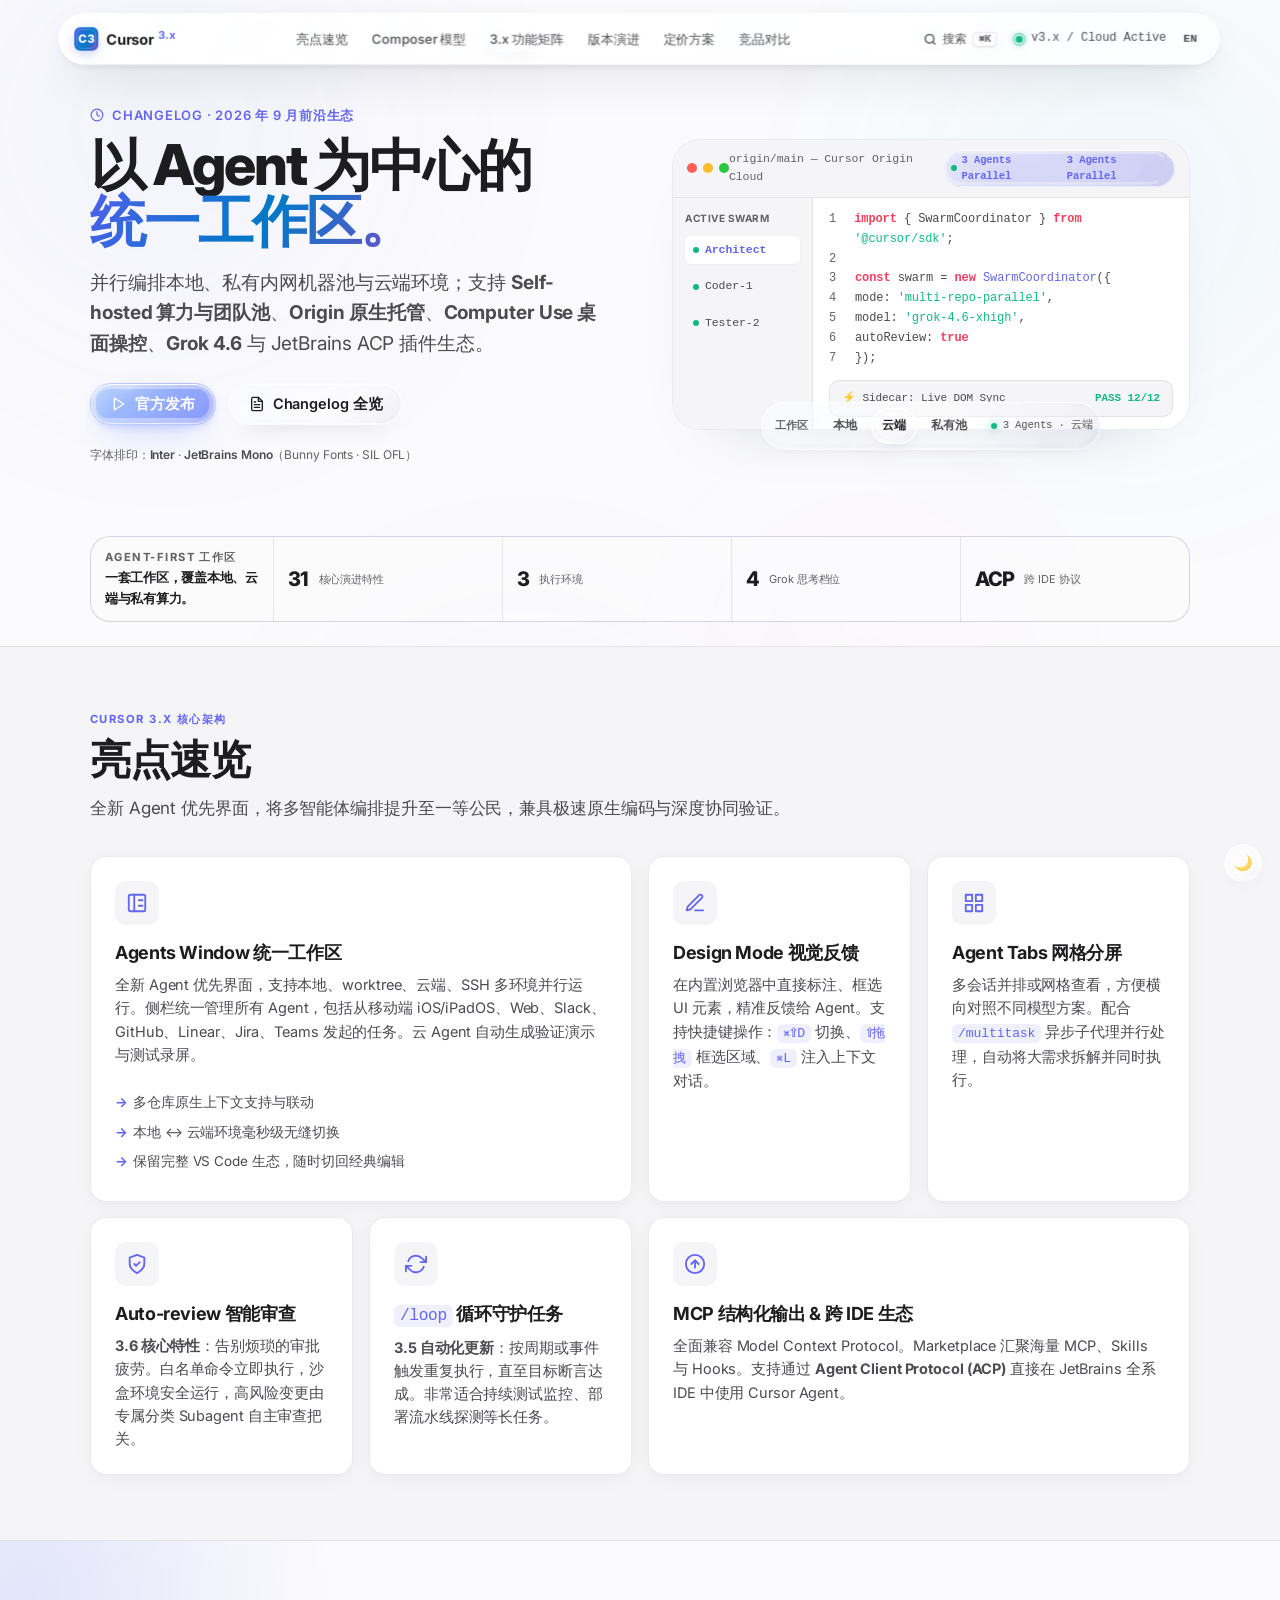
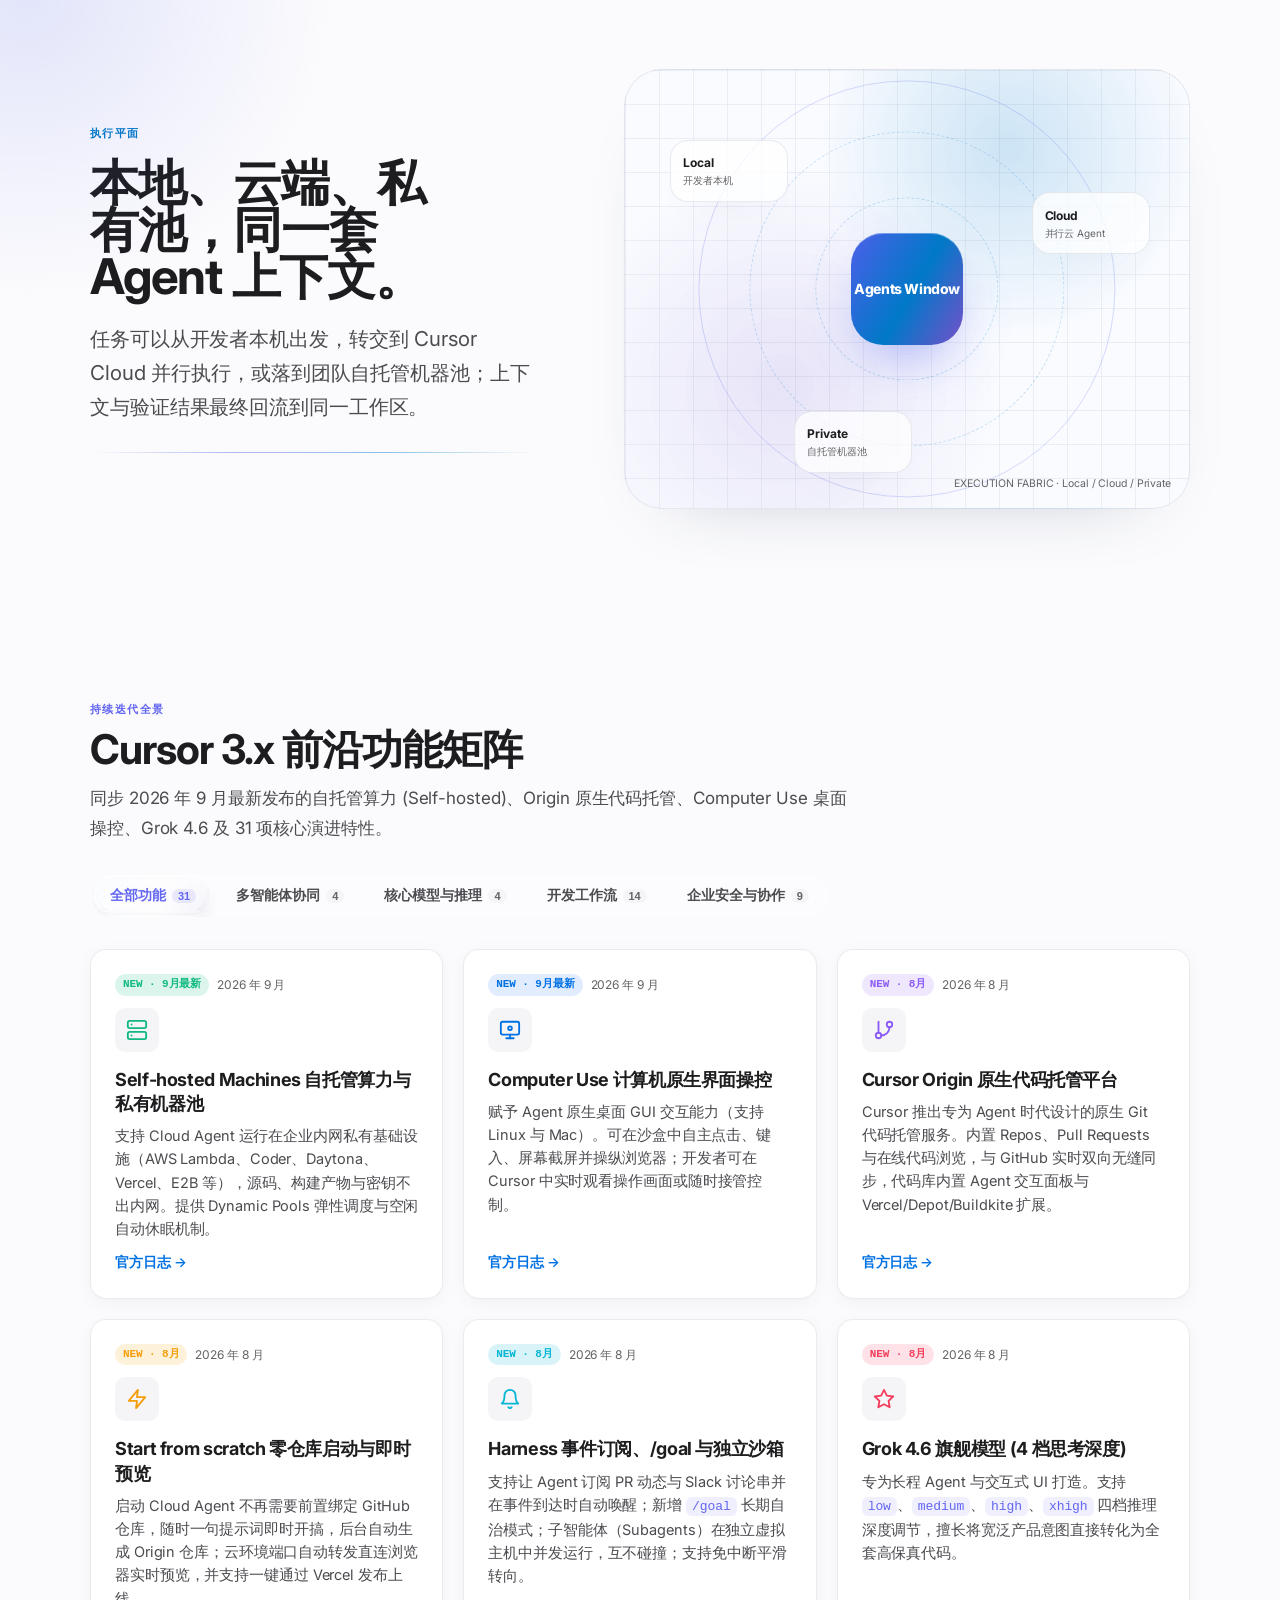
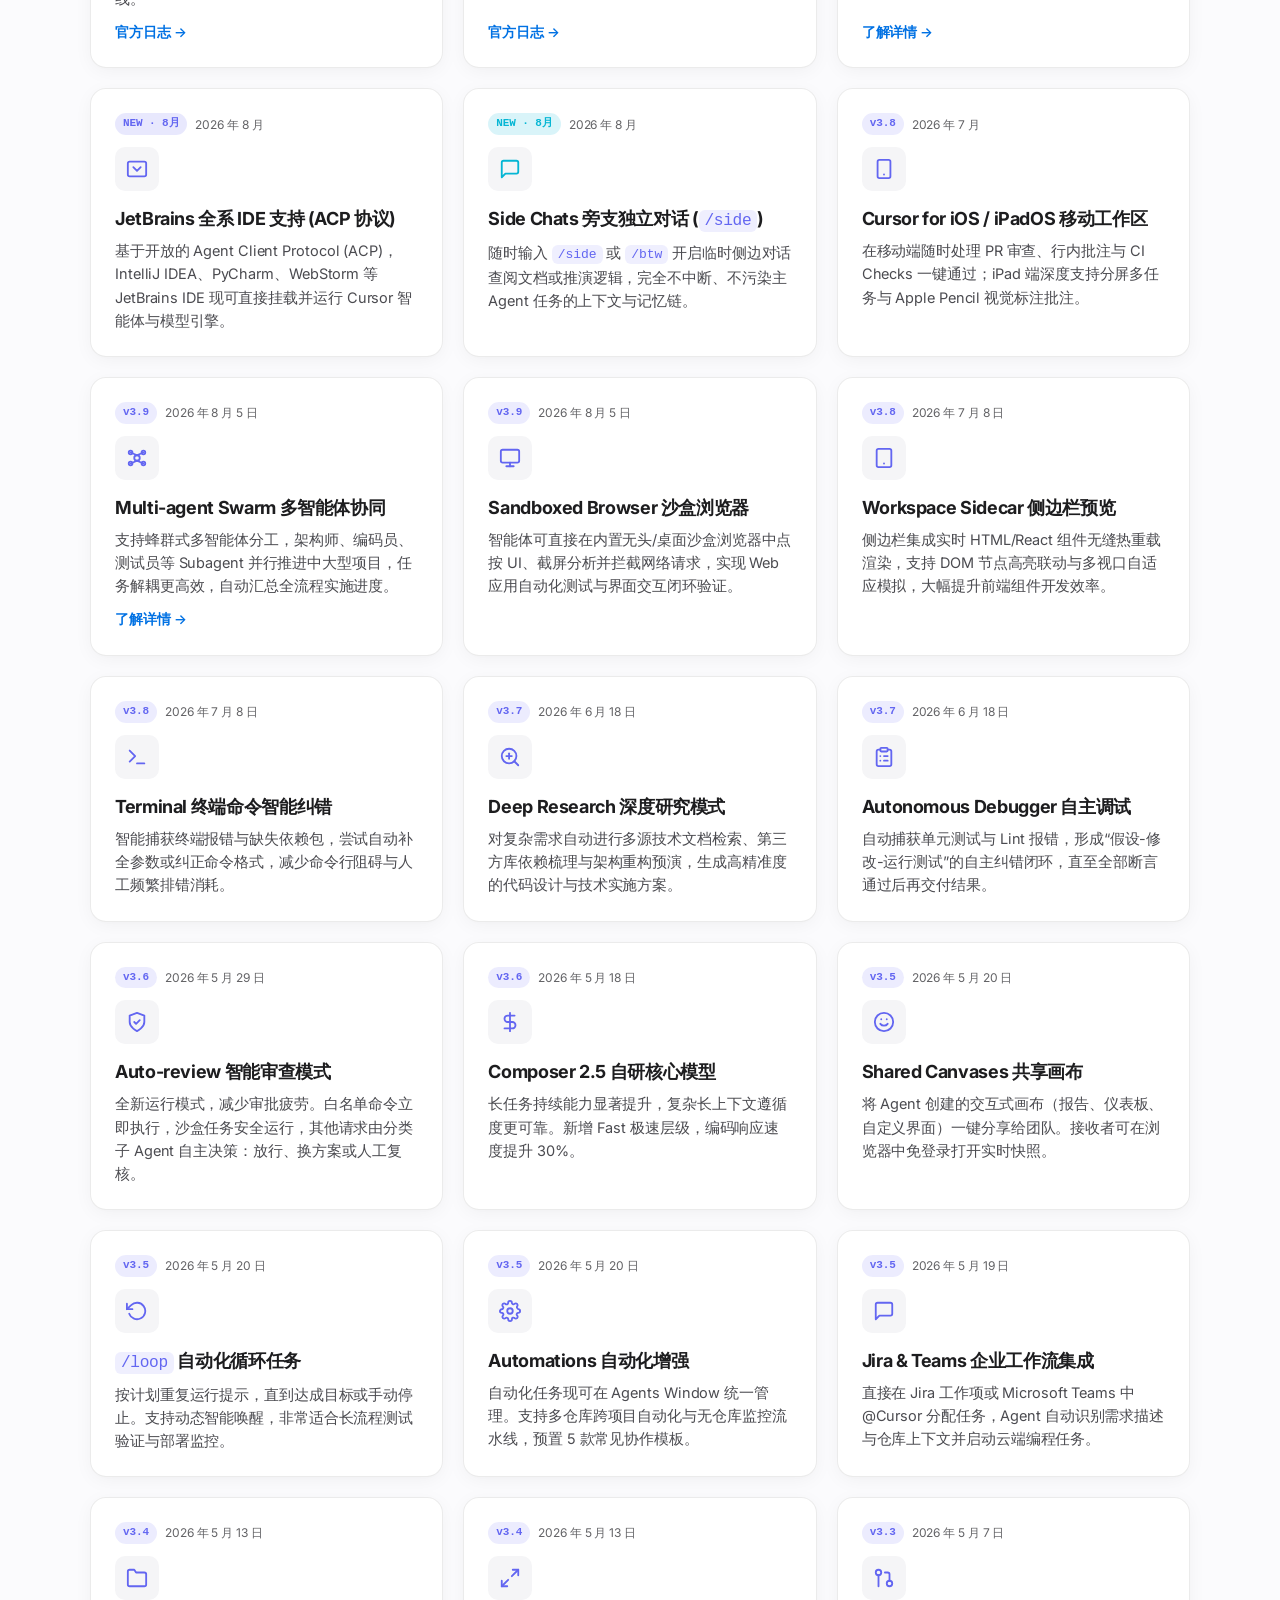
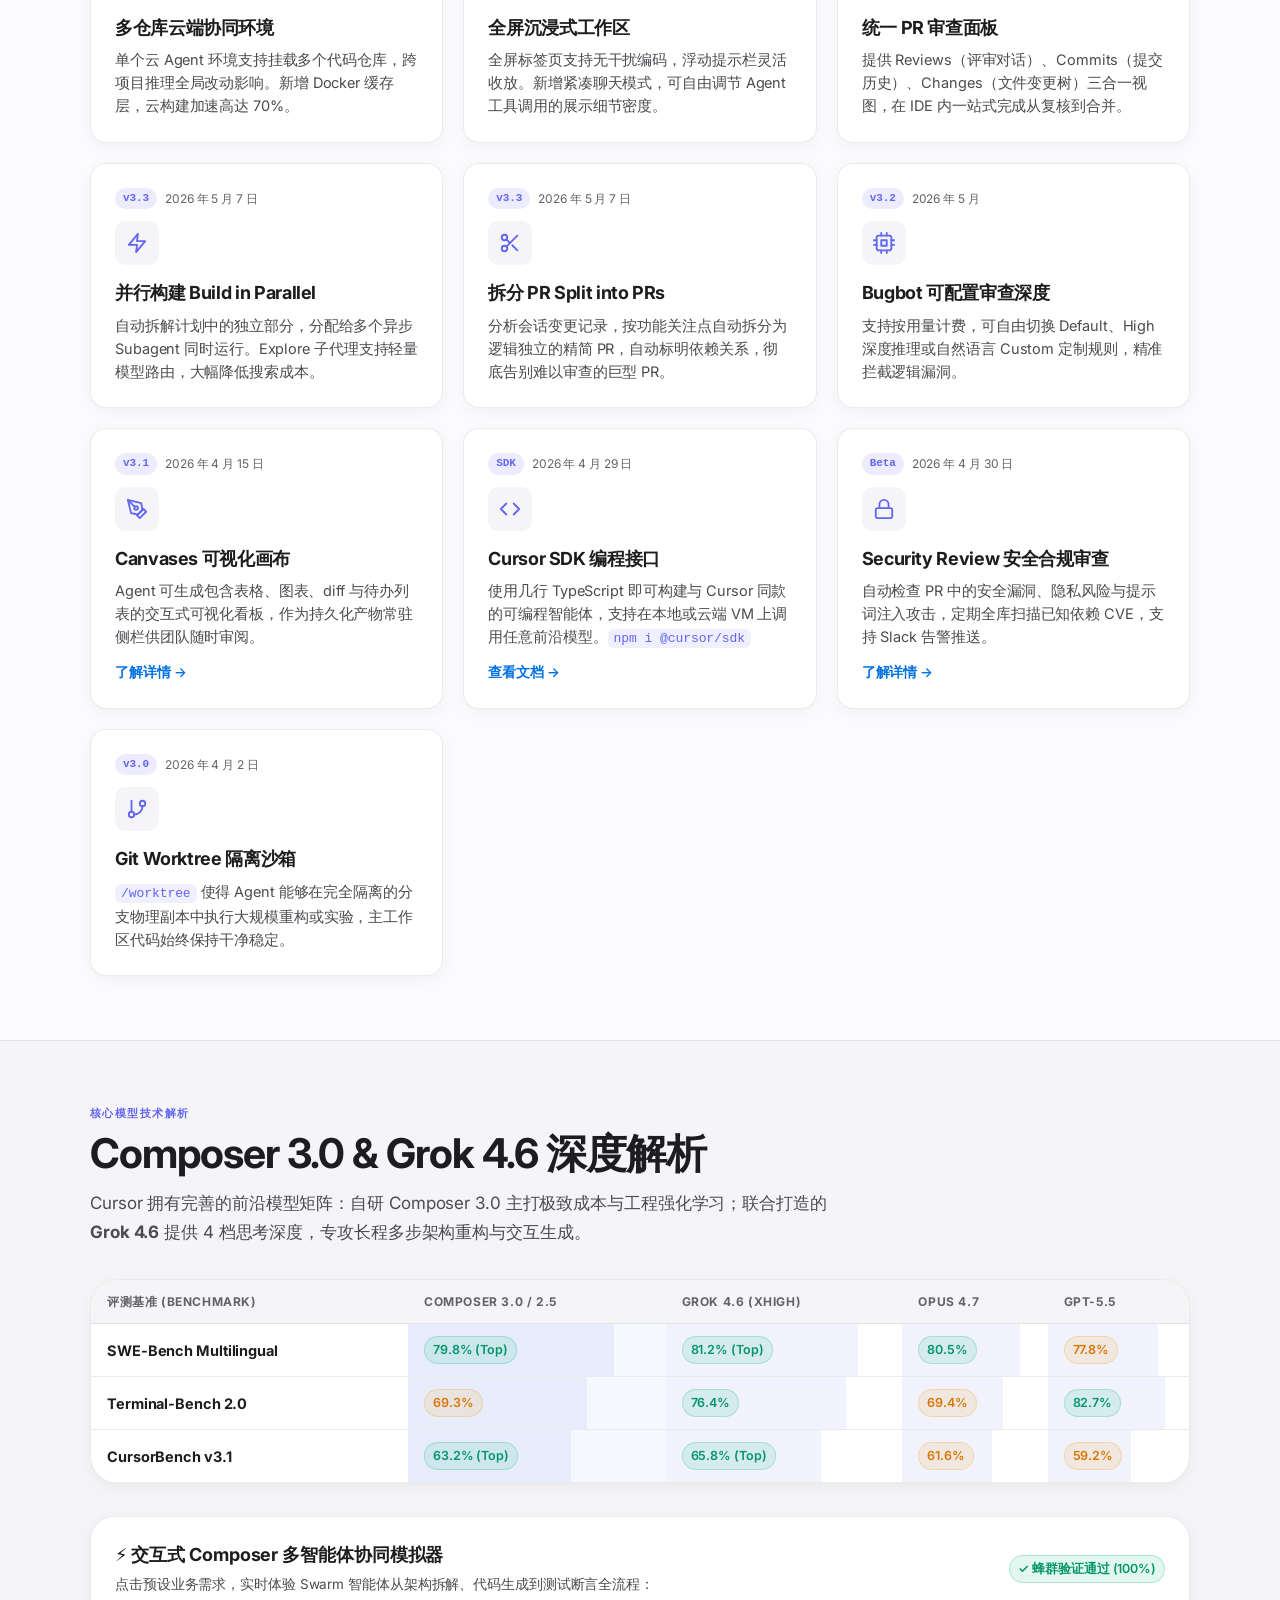
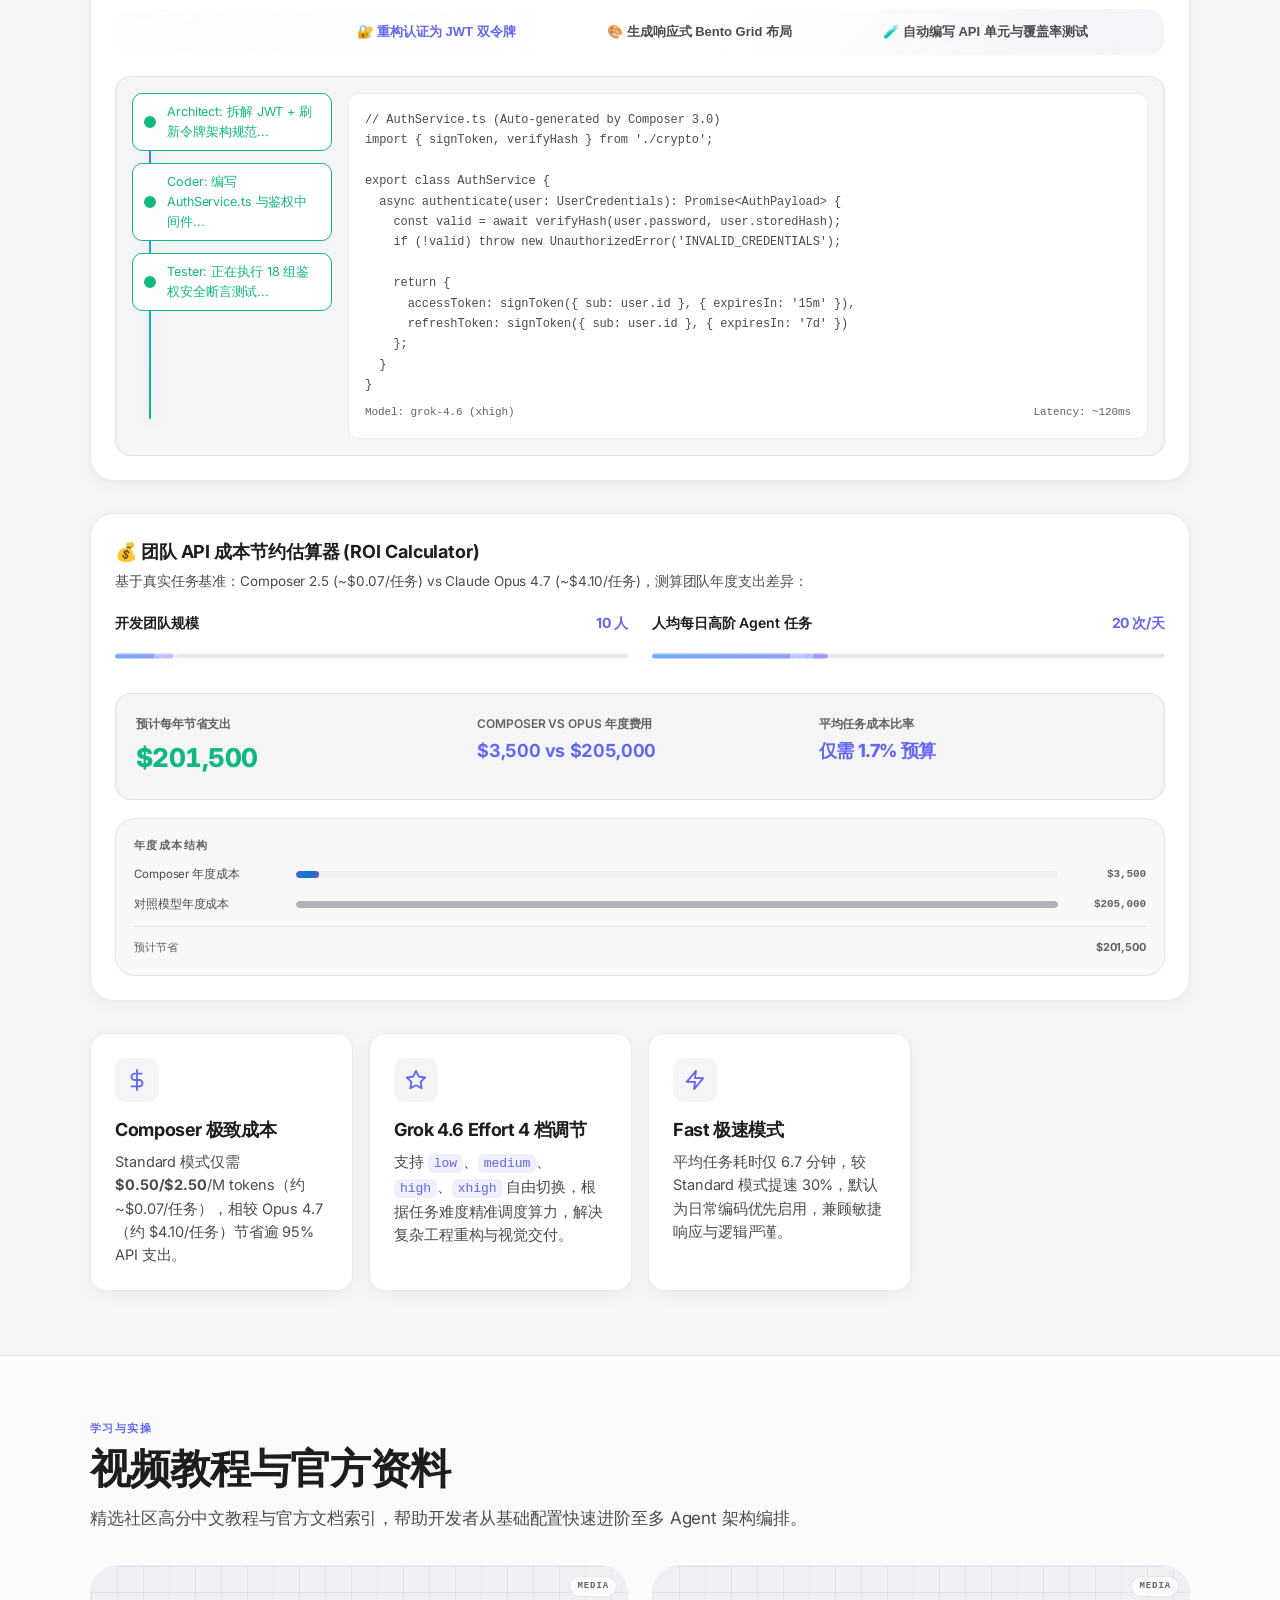
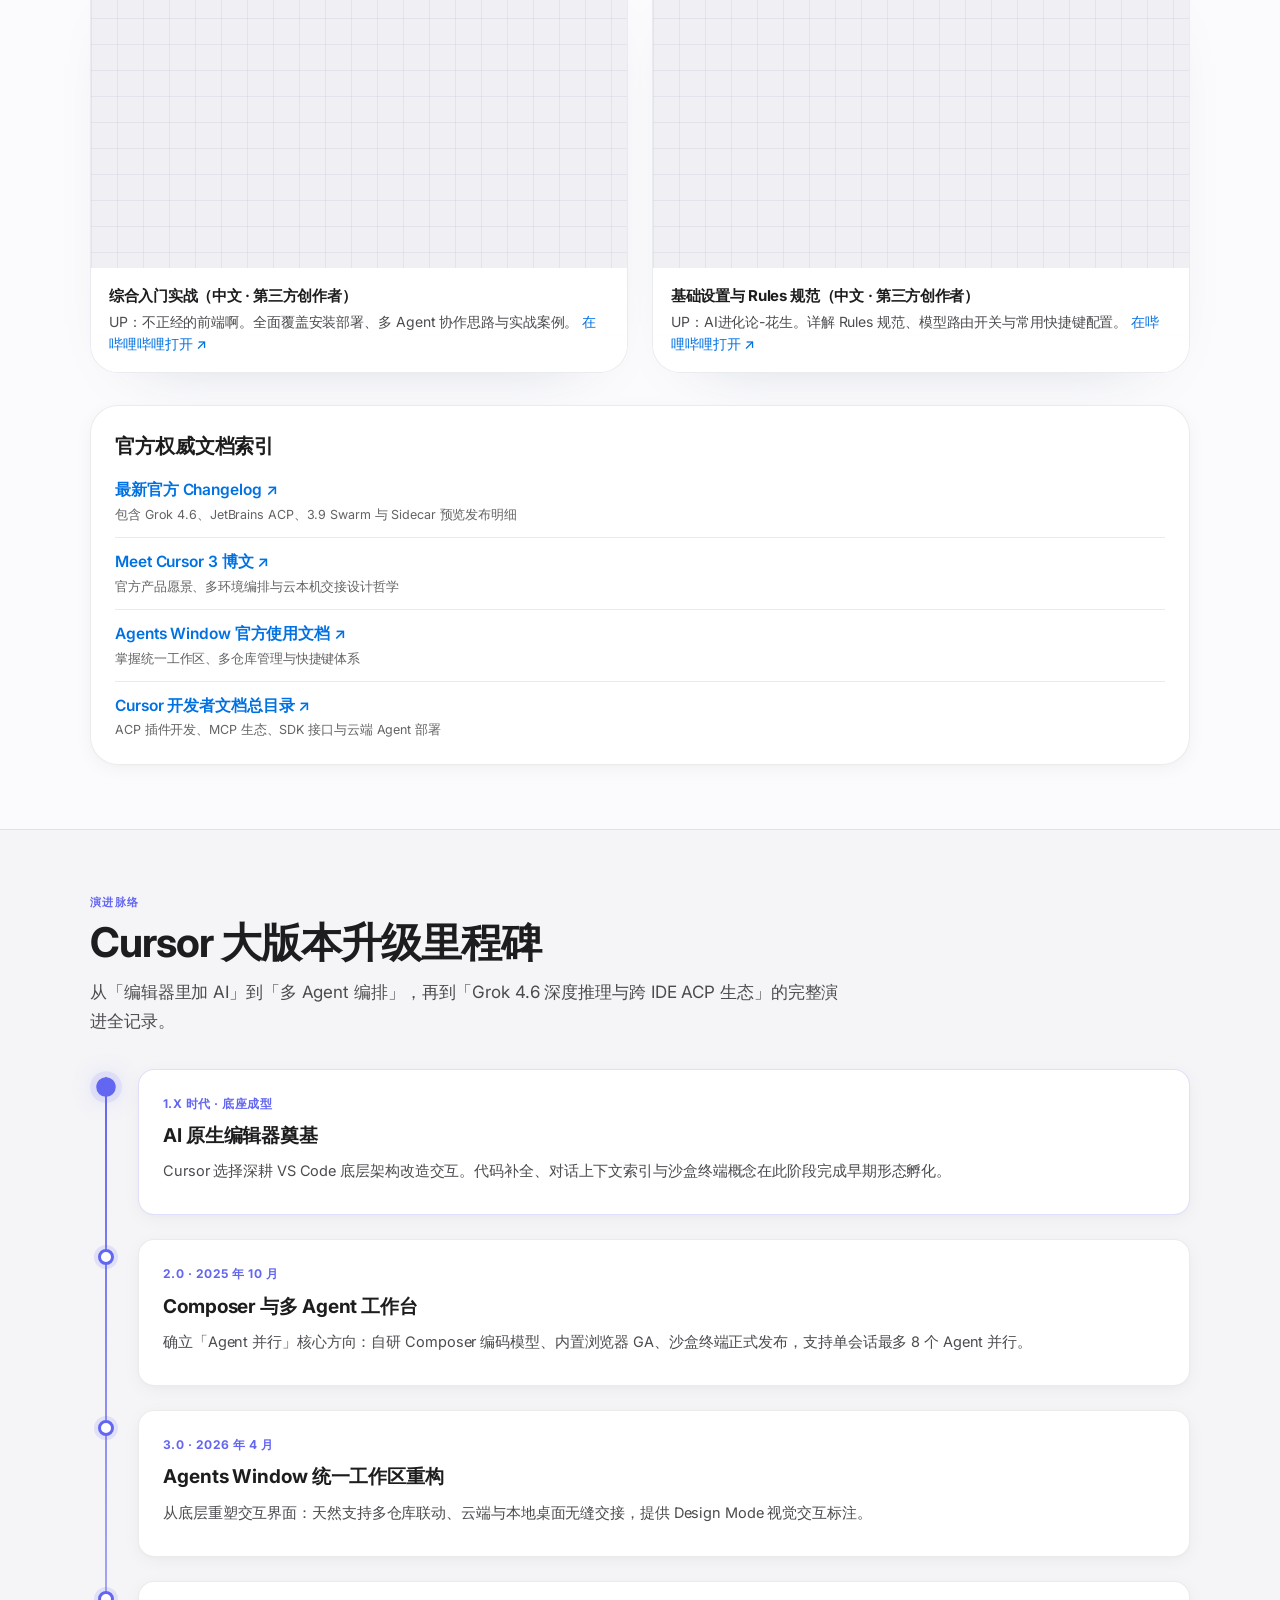
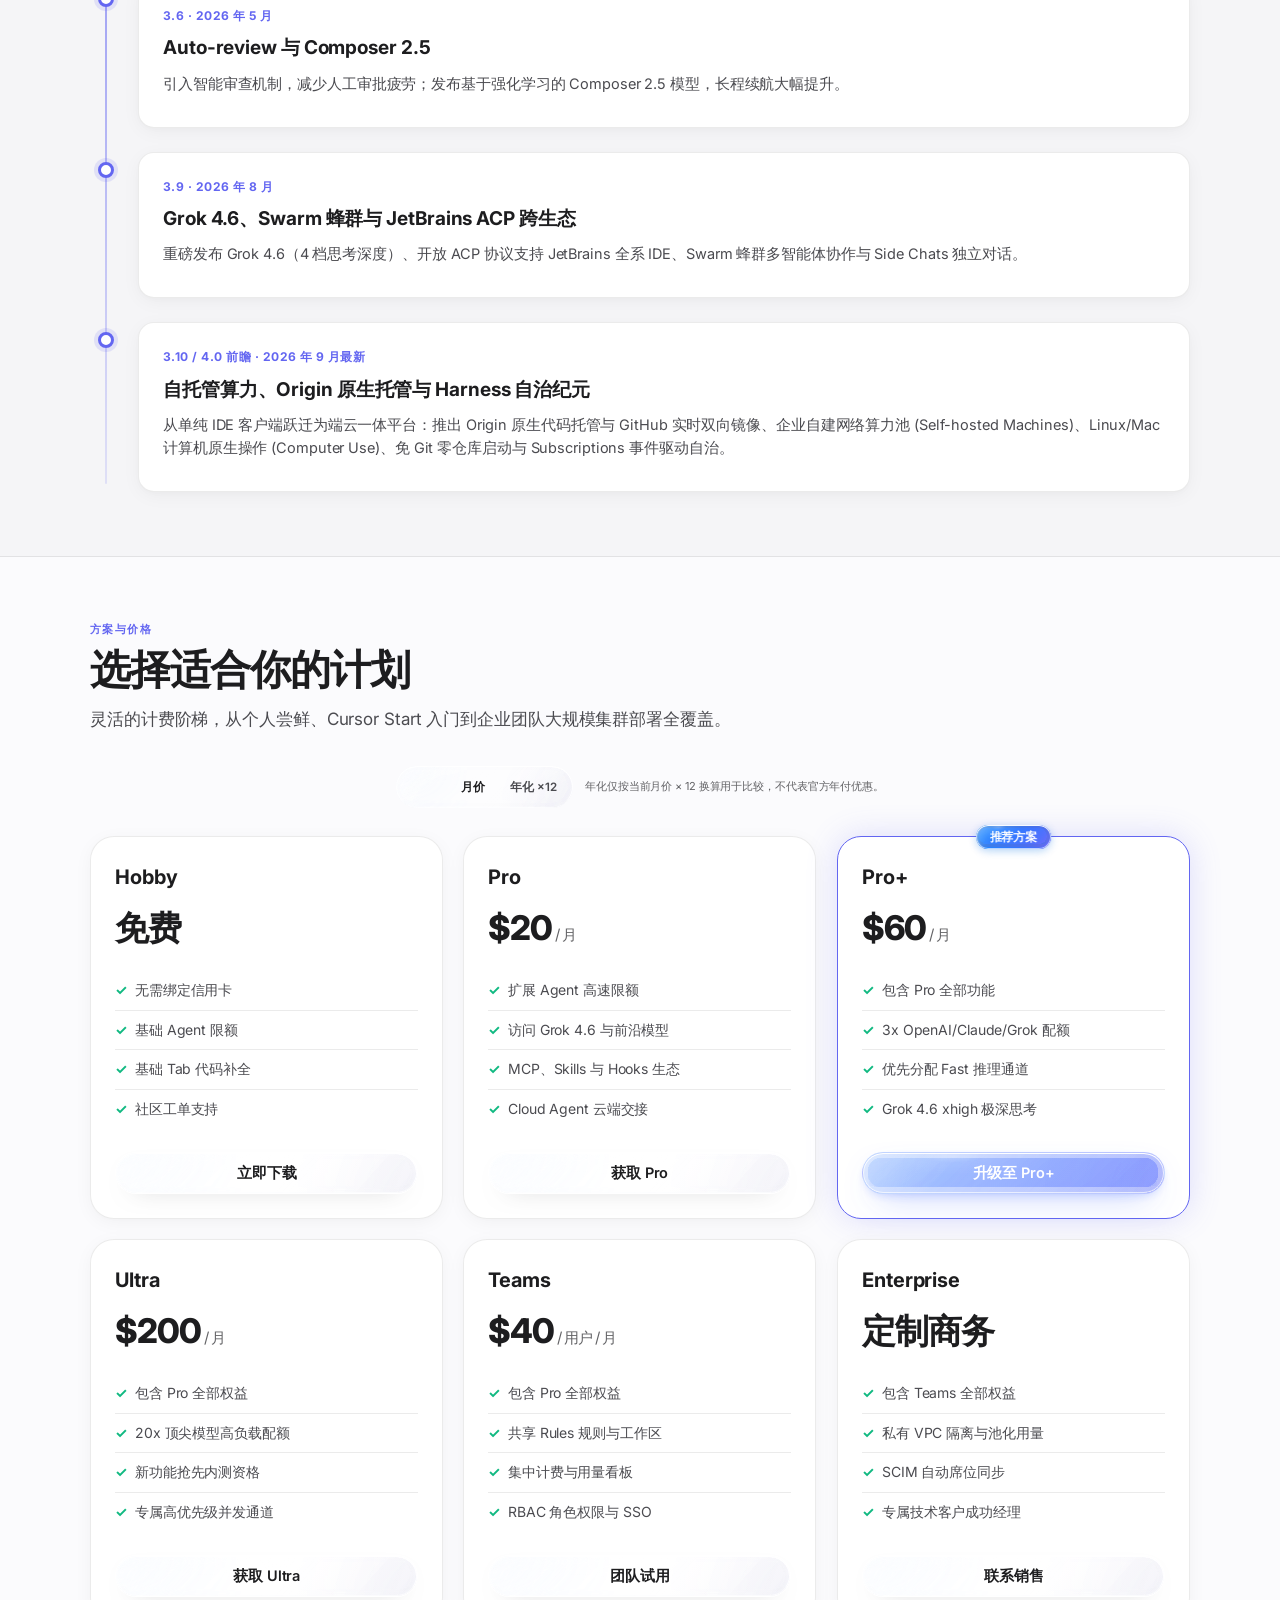
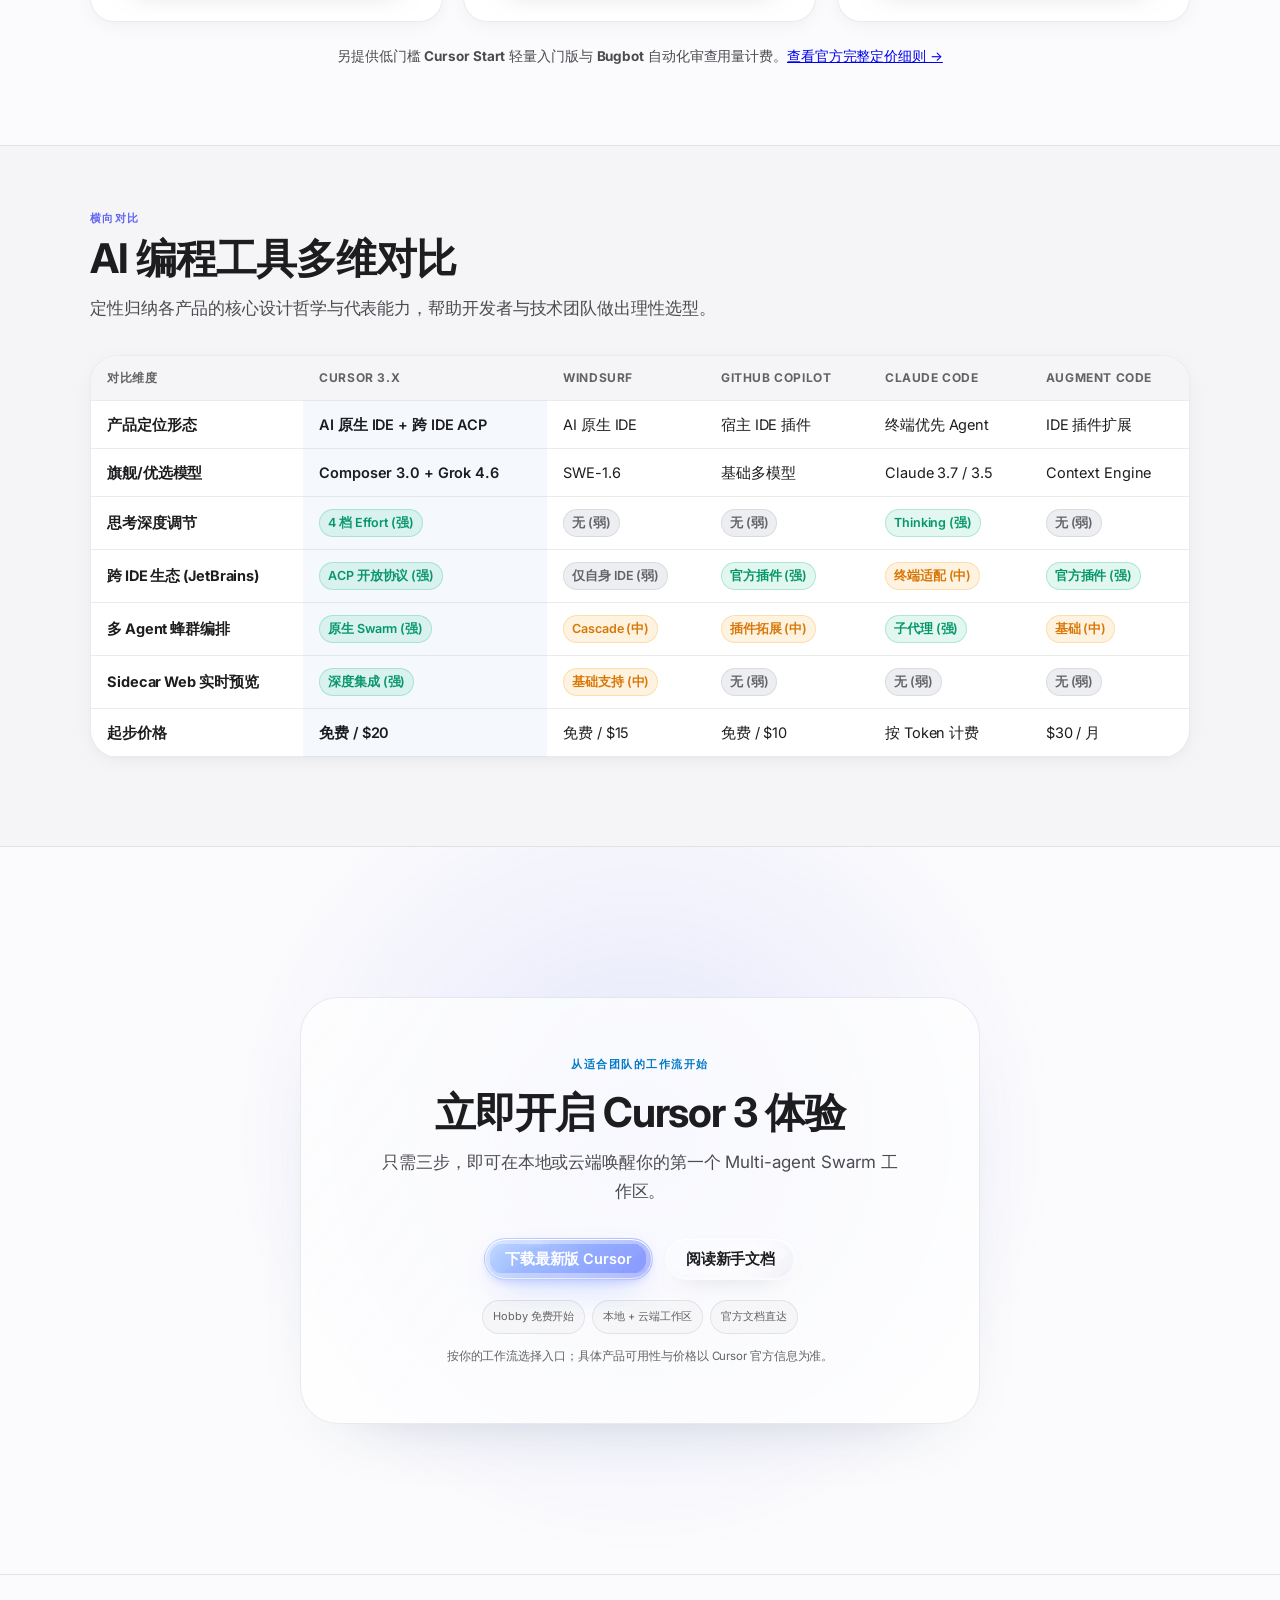
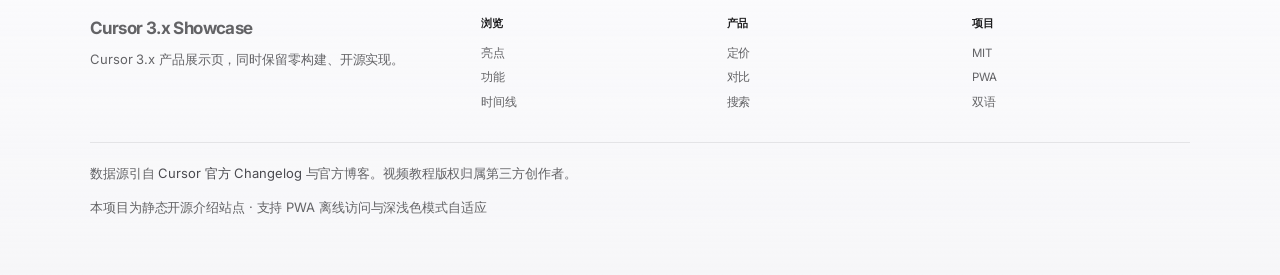
<file: index.html>
<!--
  ==========================================================================
  TEMPLATE QUICK START / 模板快速上手:
  1. Search for: TEMPLATE:EDIT     (Key brand, copy, links, and SEO to replace)
  2. Search for: DEMO:CURSOR       (Cursor-specific demo content)
  3. Search for: TEMPLATE:OPTIONAL (Sections you can safely remove if not needed)
  4. Edit theme tokens in: assets/css/style.css
  5. Detailed guides: docs/CUSTOMIZE.md | docs/SECTIONS.md | docs/DEPLOY.md
  ==========================================================================
-->
<!DOCTYPE html>
<html lang="zh-CN" data-theme="dark">
  <head>
    <meta charset="UTF-8" />
    <meta name="viewport" content="width=device-width, initial-scale=1" />
    <meta name="robots" content="index,follow,max-image-preview:large" />
    <meta name="application-name" content="Vanilla Product Experience" />
    <!-- TEMPLATE:EDIT — Site Metadata & SEO -->
    <!-- DEMO:CURSOR — Default meta values -->
    <meta name="description" content="Vanilla Product Experience（VPE）的 Cursor 3.x Reference Demo：展示 Grok 4.6、多智能体工作流、真实 Liquid Glass 折射、WebGL Ambient、整站动效与响应式 Product UI。" />
    <meta name="theme-color" content="#08090e" media="(prefers-color-scheme: dark)" />
    <meta name="theme-color" content="#fbfbfd" media="(prefers-color-scheme: light)" />
    
    <!-- Favicon & Icons -->
    <link rel="icon" type="image/svg+xml" href="assets/icons/favicon.svg" />
    <link rel="apple-touch-icon" href="assets/icons/icon-192.png" />
    <link rel="manifest" href="manifest.json" />
    
    <!-- Canonical & language alternates — TEMPLATE:EDIT when deploying a fork -->
    <link rel="canonical" href="https://linkingoscar.github.io/Vanilla-Product-Experience/" />
    <link rel="alternate" hreflang="zh-CN" href="https://linkingoscar.github.io/Vanilla-Product-Experience/" />
    <link rel="alternate" hreflang="en" href="https://linkingoscar.github.io/Vanilla-Product-Experience/en/" />
    <link rel="alternate" hreflang="x-default" href="https://linkingoscar.github.io/Vanilla-Product-Experience/" />
    <link rel="sitemap" type="application/xml" href="https://linkingoscar.github.io/Vanilla-Product-Experience/sitemap.xml" />

    <!-- Open Graph / social preview -->
    <meta property="og:type" content="website" />
    <meta property="og:site_name" content="Vanilla Product Experience" />
    <meta property="og:title" content="Cursor 3.x Reference Demo · Vanilla Product Experience" />
    <meta property="og:description" content="Vanilla Product Experience（VPE）的 Cursor 3.x Reference Demo：展示 Grok 4.6、多智能体工作流、真实 Liquid Glass 折射、WebGL Ambient、整站动效与响应式 Product UI。" />
    <meta property="og:url" content="https://linkingoscar.github.io/Vanilla-Product-Experience/" />
    <meta property="og:locale" content="zh_CN" />
    <meta property="og:locale:alternate" content="en_US" />
    <meta property="og:image" content="https://linkingoscar.github.io/Vanilla-Product-Experience/assets/icons/icon-512.png" />
    <meta property="og:image:alt" content="Vanilla Product Experience · Cursor 3.x Reference Demo" />

    <meta name="twitter:card" content="summary_large_image" />
    <meta name="twitter:title" content="Cursor 3.x Reference Demo · Vanilla Product Experience" />
    <meta name="twitter:description" content="Vanilla Product Experience（VPE）的 Cursor 3.x Reference Demo：展示 Grok 4.6、多智能体工作流、真实 Liquid Glass 折射、WebGL Ambient、整站动效与响应式 Product UI。" />
    <meta name="twitter:image" content="https://linkingoscar.github.io/Vanilla-Product-Experience/assets/icons/icon-512.png" />
    <meta name="twitter:image:alt" content="Vanilla Product Experience · Cursor 3.x Reference Demo" />

    <script type="application/ld+json">
{
      "@context": "https://schema.org",
      "@type": "WebPage",
      "name": "Cursor 3.x Reference Demo · Vanilla Product Experience",
      "url": "https://linkingoscar.github.io/Vanilla-Product-Experience/",
      "description": "Vanilla Product Experience（VPE）的 Cursor 3.x Reference Demo：展示 Grok 4.6、多智能体工作流、真实 Liquid Glass 折射、WebGL Ambient、整站动效与响应式 Product UI。",
      "inLanguage": "zh-CN",
      "isPartOf": {
            "@type": "WebSite",
            "name": "Vanilla Product Experience",
            "url": "https://linkingoscar.github.io/Vanilla-Product-Experience/"
      }
}
    </script>

    <!-- Fonts -->
    <link rel="preconnect" href="https://fonts.bunny.net" crossorigin />
    <link href="https://fonts.bunny.net/css?family=inter:400,500,600,700,800|jetbrains-mono:400,500,600,700&display=swap" rel="stylesheet" />
    
    <link rel="stylesheet" href="assets/css/style.css?v=3.10.0" />
    <title>Cursor 3.x Reference Demo · Vanilla Product Experience</title>
  </head>
  <body>
    <!-- 动态流光壁纸与噪点 -->
    <div class="bg-blobs" aria-hidden="true">
      <div class="blob b1"></div>
      <div class="blob b2"></div>
      <div class="blob b3"></div>
      <div class="blob b4"></div>
    </div>
    <div class="noise" aria-hidden="true"></div>

    <a class="skip-link" href="#main">跳到正文</a>

    <!-- 灵动岛悬浮导航栏 -->
    <header class="island">
      <div class="island-inner">
        <a class="island-logo" href="#" aria-label="Cursor 3.x 首页">
          <span class="island-mark">C3</span>
          <span>Cursor <span class="logo-ver">3.x</span></span>
        </a>
        <nav class="island-nav" aria-label="页面导航">
          <a href="#highlights">亮点速览</a>
          <a href="#composer-25">Composer 模型</a>
          <a href="#new-features">3.x 功能矩阵</a>
          <a href="#timeline">版本演进</a>
          <a href="#pricing">定价方案</a>
          <a href="#compare">竞品对比</a>
        </nav>
        <div class="island-status">
          <button class="island-search-btn open-cmd-palette" aria-label="打开全局搜索">
            <svg width="13" height="13" viewBox="0 0 24 24" fill="none" stroke="currentColor" stroke-width="2.5" stroke-linecap="round" stroke-linejoin="round" aria-hidden="true"><circle cx="11" cy="11" r="8"/><line x1="21" y1="21" x2="16.65" y2="16.65"/></svg>
            <span>搜索</span>
            <kbd>⌘K</kbd>
          </button>
          <span class="is-dot" aria-hidden="true"></span>
          <span>v3.x / Cloud Active</span>
          <a href="en/" class="lang-badge" hreflang="en" aria-label="切换为英文页面">EN</a>
        </div>
      </div>
    </header>

    <main id="main">
      <!-- Hero -->
      <!-- ==========================================================================
     TEMPLATE:EDIT — Hero Section
     DEMO:CURSOR — Current content is Cursor-specific demo copy and visual window
     ========================================================================== -->
      <section class="hero">
        <div class="container hero-grid">
          <div class="hero-copy animate-on-scroll">
            <div class="eyebrow">
              <svg width="14" height="14" viewBox="0 0 24 24" fill="none" stroke="currentColor" stroke-width="2" stroke-linecap="round" stroke-linejoin="round" aria-hidden="true"><circle cx="12" cy="12" r="10"/><polyline points="12 6 12 12 16 14"/></svg>
              <span>Changelog · 2026 年 9 月前沿生态</span>
            </div>
            <h1>以 Agent 为中心的<br /><span class="hero-title-gradient">统一工作区。</span></h1>
            <p class="lead">并行编排本地、私有内网机器池与云端环境；支持 <strong>Self-hosted 算力与团队池</strong>、<strong>Origin 原生托管</strong>、<strong>Computer Use 桌面操控</strong>、<strong>Grok 4.6</strong> 与 JetBrains ACP 插件生态。</p>
            <div class="hero-actions">
              <a class="btn btn-primary" href="https://cursor.com/blog/cursor-3" target="_blank" rel="noopener noreferrer">
                <svg width="16" height="16" viewBox="0 0 24 24" fill="none" stroke="currentColor" stroke-width="2" stroke-linecap="round" stroke-linejoin="round" aria-hidden="true"><polygon points="5 3 19 12 5 21 5 3"/></svg>
                <span>官方发布</span>
              </a>
              <a class="btn btn-secondary" href="https://cursor.com/changelog" target="_blank" rel="noopener noreferrer">
                <svg width="16" height="16" viewBox="0 0 24 24" fill="none" stroke="currentColor" stroke-width="2" stroke-linecap="round" stroke-linejoin="round" aria-hidden="true"><path d="M14 2H6a2 2 0 0 0-2 2v16a2 2 0 0 0 2 2h12a2 2 0 0 0 2-2V8z"/><polyline points="14 2 14 8 20 8"/><line x1="16" y1="13" x2="8" y2="13"/><line x1="16" y1="17" x2="8" y2="17"/><polyline points="10 9 9 9 8 9"/></svg>
                <span>Changelog 全览</span>
              </a>
            </div>
            <p class="font-note">字体排印：<strong>Inter</strong> · <strong>JetBrains Mono</strong>（Bunny Fonts · SIL OFL）</p>
          </div>
          <div class="hero-visual animate-on-scroll">
            <div class="ide-window">
              <div class="ide-titlebar">
                <div class="traffic-lights" aria-hidden="true">
                  <span class="traffic-dot red"></span>
                  <span class="traffic-dot yellow"></span>
                  <span class="traffic-dot green"></span>
                </div>
                <span class="ide-title">origin/main — Cursor Origin Cloud</span>
                <span class="ide-swarm-pill">
                  <span class="agent-status-dot"></span> 3 Agents Parallel
                </span>
              </div>
              <div class="ide-body">
                <div class="ide-sidebar">
                  <div class="sidebar-label">Active Swarm</div>
                  <div class="agent-item active">
                    <span class="agent-status-dot"></span>
                    <span>Architect</span>
                  </div>
                  <div class="agent-item">
                    <span class="agent-status-dot"></span>
                    <span>Coder-1</span>
                  </div>
                  <div class="agent-item">
                    <span class="agent-status-dot"></span>
                    <span>Tester-2</span>
                  </div>
                </div>
                <div class="ide-editor">
                  <div class="code-area">
                    <div class="code-line"><span class="code-num">1</span><span><span class="code-kw">import</span> { SwarmCoordinator } <span class="code-kw">from</span> <span class="code-str">'@cursor/sdk'</span>;</span></div>
                    <div class="code-line"><span class="code-num">2</span><span></span></div>
                    <div class="code-line"><span class="code-num">3</span><span><span class="code-kw">const</span> swarm = <span class="code-kw">new</span> <span class="code-fn">SwarmCoordinator</span>({</span></div>
                    <div class="code-line"><span class="code-num">4</span><span>  mode: <span class="code-str">'multi-repo-parallel'</span>,</span></div>
                    <div class="code-line"><span class="code-num">5</span><span>  model: <span class="code-str">'grok-4.6-xhigh'</span>,</span></div>
                    <div class="code-line"><span class="code-num">6</span><span>  autoReview: <span class="code-kw">true</span></span></div>
                    <div class="code-line"><span class="code-num">7</span><span>});</span></div>
                  </div>
                  <div class="ide-sidecar-preview">
                    <span>⚡ Sidecar: Live DOM Sync</span>
                    <strong style="color:var(--emerald);">PASS 12/12</strong>
                  </div>
                </div>
              </div>
            </div>
          </div>
        </div>
      </section>

      <!-- Highlights (Bento Grid) -->
      <section id="highlights" class="section section-tint">
        <div class="container">
          <p class="section-label">Cursor 3.x 核心架构</p>
          <h2 class="section-title">亮点速览</h2>
          <p class="section-desc">全新 Agent 优先界面，将多智能体编排提升至一等公民，兼具极速原生编码与深度协同验证。</p>
          <div class="bento">
            <article class="bento-card bento-large animate-on-scroll">
              <div class="svg-icon-wrap">
                <svg viewBox="0 0 24 24" fill="none" stroke="currentColor" stroke-linecap="round" stroke-linejoin="round"><rect x="3" y="3" width="18" height="18" rx="2" ry="2"/><line x1="9" y1="3" x2="9" y2="21"/><path d="M14 9h4"/><path d="M14 15h4"/></svg>
              </div>
              <h3>Agents Window 统一工作区</h3>
              <p>全新 Agent 优先界面，支持本地、worktree、云端、SSH 多环境并行运行。侧栏统一管理所有 Agent，包括从移动端 iOS/iPadOS、Web、Slack、GitHub、Linear、Jira、Teams 发起的任务。云 Agent 自动生成验证演示与测试录屏。</p>
              <ul class="bento-list">
                <li>多仓库原生上下文支持与联动</li>
                <li>本地 ↔ 云端环境毫秒级无缝切换</li>
                <li>保留完整 VS Code 生态，随时切回经典编辑</li>
              </ul>
            </article>

            <article class="bento-card animate-on-scroll">
              <div class="svg-icon-wrap">
                <svg viewBox="0 0 24 24" fill="none" stroke="currentColor" stroke-linecap="round" stroke-linejoin="round"><path d="M12 20h9"/><path d="M16.5 3.5a2.121 2.121 0 0 1 3 3L7 19l-4 1 1-4L16.5 3.5z"/></svg>
              </div>
              <h3>Design Mode 视觉反馈</h3>
              <p>在内置浏览器中直接标注、框选 UI 元素，精准反馈给 Agent。支持快捷键操作：<code>⌘⇧D</code> 切换、<code>⇧拖拽</code> 框选区域、<code>⌘L</code> 注入上下文对话。</p>
            </article>

            <article class="bento-card animate-on-scroll">
              <div class="svg-icon-wrap">
                <svg viewBox="0 0 24 24" fill="none" stroke="currentColor" stroke-linecap="round" stroke-linejoin="round"><rect x="3" y="3" width="7" height="7"/><rect x="14" y="3" width="7" height="7"/><rect x="14" y="14" width="7" height="7"/><rect x="3" y="14" width="7" height="7"/></svg>
              </div>
              <h3>Agent Tabs 网格分屏</h3>
              <p>多会话并排或网格查看，方便横向对照不同模型方案。配合 <code>/multitask</code> 异步子代理并行处理，自动将大需求拆解并同时执行。</p>
            </article>

            <article class="bento-card animate-on-scroll">
              <div class="svg-icon-wrap">
                <svg viewBox="0 0 24 24" fill="none" stroke="currentColor" stroke-linecap="round" stroke-linejoin="round"><path d="M12 22s8-4 8-10V5l-8-3-8 3v7c0 6 8 10 8 10z"/><path d="M9 12l2 2 4-4"/></svg>
              </div>
              <h3>Auto-review 智能审查</h3>
              <p><strong>3.6 核心特性</strong>：告别烦琐的审批疲劳。白名单命令立即执行，沙盒环境安全运行，高风险变更由专属分类 Subagent 自主审查把关。</p>
            </article>

            <article class="bento-card animate-on-scroll">
              <div class="svg-icon-wrap">
                <svg viewBox="0 0 24 24" fill="none" stroke="currentColor" stroke-linecap="round" stroke-linejoin="round"><polyline points="23 4 23 10 17 10"/><polyline points="1 20 1 14 7 14"/><path d="M3.51 9a9 9 0 0 1 14.85-3.36L23 10M1 14l4.64 4.36A9 9 0 0 0 20.49 15"/></svg>
              </div>
              <h3><code>/loop</code> 循环守护任务</h3>
              <p><strong>3.5 自动化更新</strong>：按周期或事件触发重复执行，直至目标断言达成。非常适合持续测试监控、部署流水线探测等长任务。</p>
            </article>

            <article class="bento-card bento-wide animate-on-scroll">
              <div class="svg-icon-wrap">
                <svg viewBox="0 0 24 24" fill="none" stroke="currentColor" stroke-linecap="round" stroke-linejoin="round"><circle cx="12" cy="12" r="10"/><path d="M16 12l-4-4-4 4"/><path d="M12 16V8"/></svg>
              </div>
              <h3>MCP 结构化输出 & 跨 IDE 生态</h3>
              <p>全面兼容 Model Context Protocol。Marketplace 汇聚海量 MCP、Skills 与 Hooks。支持通过 <strong>Agent Client Protocol (ACP)</strong> 直接在 JetBrains 全系 IDE 中使用 Cursor Agent。</p>
            </article>
          </div>
        </div>
      </section>

      <!-- TEMPLATE:OPTIONAL END — Highlights Bento Grid -->

      <!-- New Features (3.1 - 3.9) with Category Tabs -->
      <!-- TEMPLATE:OPTIONAL START — Feature Matrix & Category Filter -->
      <!-- DEMO:CURSOR — Replace with your product feature cards -->
      <section id="new-features" class="section">
        <div class="container">
          <p class="section-label">持续迭代全景</p>
          <h2 class="section-title">Cursor 3.x 前沿功能矩阵</h2>
          <p class="section-desc">同步 2026 年 9 月最新发布的自托管算力 (Self-hosted)、Origin 原生代码托管、Computer Use 桌面操控、Grok 4.6 及 31 项核心演进特性。</p>
          
          <!-- Category Filter Tabs -->
          <div class="feature-tabs" role="tablist" aria-label="功能分类筛选">
            <button class="tab-btn is-active" data-filter="all" role="tab" aria-selected="true">全部功能 <span class="tab-count">31</span></button>
            <button class="tab-btn" data-filter="swarm" role="tab" aria-selected="false">多智能体协同 <span class="tab-count">4</span></button>
            <button class="tab-btn" data-filter="model" role="tab" aria-selected="false">核心模型与推理 <span class="tab-count">4</span></button>
            <button class="tab-btn" data-filter="workflow" role="tab" aria-selected="false">开发工作流 <span class="tab-count">14</span></button>
            <button class="tab-btn" data-filter="enterprise" role="tab" aria-selected="false">企业安全与协作 <span class="tab-count">9</span></button>
          </div>

          <div class="feature-grid">
            <!-- 1. Self-hosted Machines (NEW - Sep 2026) -->
            <article class="feature-card animate-on-scroll" data-category="enterprise">
              <div class="feature-meta">
                <span class="feature-version" style="background:rgba(16,185,129,0.15); color:var(--emerald);">NEW · 9月最新</span>
                <span class="feature-date">2026 年 9 月</span>
              </div>
              <div class="svg-icon-wrap" style="color:var(--emerald);">
                <svg viewBox="0 0 24 24" fill="none" stroke="currentColor" stroke-linecap="round" stroke-linejoin="round"><rect x="2" y="2" width="20" height="8" rx="2" ry="2"/><rect x="2" y="14" width="20" height="8" rx="2" ry="2"/><line x1="6" y1="6" x2="6.01" y2="6"/><line x1="6" y1="18" x2="6.01" y2="18"/></svg>
              </div>
              <h3>Self-hosted Machines 自托管算力与私有机器池</h3>
              <p>支持 Cloud Agent 运行在企业内网私有基础设施（AWS Lambda、Coder、Daytona、Vercel、E2B 等），源码、构建产物与密钥不出内网。提供 Dynamic Pools 弹性调度与空闲自动休眠机制。</p>
              <a href="https://cursor.com/changelog/self-hosted-machines" target="_blank" rel="noopener noreferrer">官方日志 →</a>
            </article>

            <!-- 2. Computer Use (NEW - Sep 2026) -->
            <article class="feature-card animate-on-scroll" data-category="workflow">
              <div class="feature-meta">
                <span class="feature-version" style="background:rgba(59,130,246,0.15); color:var(--blue);">NEW · 9月最新</span>
                <span class="feature-date">2026 年 9 月</span>
              </div>
              <div class="svg-icon-wrap" style="color:var(--blue);">
                <svg viewBox="0 0 24 24" fill="none" stroke="currentColor" stroke-linecap="round" stroke-linejoin="round"><rect x="2" y="3" width="20" height="14" rx="2" ry="2"/><line x1="8" y1="21" x2="16" y2="21"/><line x1="12" y1="17" x2="12" y2="21"/><circle cx="12" cy="10" r="2"/></svg>
              </div>
              <h3>Computer Use 计算机原生界面操控</h3>
              <p>赋予 Agent 原生桌面 GUI 交互能力（支持 Linux 与 Mac）。可在沙盒中自主点击、键入、屏幕截屏并操纵浏览器；开发者可在 Cursor 中实时观看操作画面或随时接管控制。</p>
              <a href="https://cursor.com/changelog/self-hosted-machines" target="_blank" rel="noopener noreferrer">官方日志 →</a>
            </article>

            <!-- 3. Cursor Origin (NEW - Aug 2026) -->
            <article class="feature-card animate-on-scroll" data-category="enterprise">
              <div class="feature-meta">
                <span class="feature-version" style="background:rgba(139,92,246,0.15); color:var(--violet);">NEW · 8月</span>
                <span class="feature-date">2026 年 8 月</span>
              </div>
              <div class="svg-icon-wrap" style="color:var(--violet);">
                <svg viewBox="0 0 24 24" fill="none" stroke="currentColor" stroke-linecap="round" stroke-linejoin="round"><line x1="6" y1="3" x2="6" y2="15"/><circle cx="18" cy="6" r="3"/><circle cx="6" cy="18" r="3"/><path d="M18 9a9 9 0 0 1-9 9"/></svg>
              </div>
              <h3>Cursor Origin 原生代码托管平台</h3>
              <p>Cursor 推出专为 Agent 时代设计的原生 Git 代码托管服务。内置 Repos、Pull Requests 与在线代码浏览，与 GitHub 实时双向无缝同步，代码库内置 Agent 交互面板与 Vercel/Depot/Buildkite 扩展。</p>
              <a href="https://cursor.com/changelog/origin-code-hosting" target="_blank" rel="noopener noreferrer">官方日志 →</a>
            </article>

            <!-- 4. Start from scratch (NEW - Aug 2026) -->
            <article class="feature-card animate-on-scroll" data-category="workflow">
              <div class="feature-meta">
                <span class="feature-version" style="background:rgba(245,158,11,0.15); color:var(--amber);">NEW · 8月</span>
                <span class="feature-date">2026 年 8 月</span>
              </div>
              <div class="svg-icon-wrap" style="color:var(--amber);">
                <svg viewBox="0 0 24 24" fill="none" stroke="currentColor" stroke-linecap="round" stroke-linejoin="round"><polygon points="13 2 3 14 12 14 11 22 21 10 12 10 13 2"/></svg>
              </div>
              <h3>Start from scratch 零仓库启动与即时预览</h3>
              <p>启动 Cloud Agent 不再需要前置绑定 GitHub 仓库，随时一句提示词即时开搞，后台自动生成 Origin 仓库；云环境端口自动转发直连浏览器实时预览，并支持一键通过 Vercel 发布上线。</p>
              <a href="https://cursor.com/changelog/start-from-scratch" target="_blank" rel="noopener noreferrer">官方日志 →</a>
            </article>

            <!-- 5. Harness & Subscriptions (NEW - Aug 2026) -->
            <article class="feature-card animate-on-scroll" data-category="swarm">
              <div class="feature-meta">
                <span class="feature-version" style="background:rgba(6,182,212,0.15); color:var(--cyan);">NEW · 8月</span>
                <span class="feature-date">2026 年 8 月</span>
              </div>
              <div class="svg-icon-wrap" style="color:var(--cyan);">
                <svg viewBox="0 0 24 24" fill="none" stroke="currentColor" stroke-linecap="round" stroke-linejoin="round"><path d="M18 8A6 6 0 0 0 6 8c0 7-3 9-3 9h18s-3-2-3-9"/><path d="M13.73 21a2 2 0 0 1-3.46 0"/></svg>
              </div>
              <h3>Harness 事件订阅、/goal 与独立沙箱</h3>
              <p>支持让 Agent 订阅 PR 动态与 Slack 讨论串并在事件到达时自动唤醒；新增 <code>/goal</code> 长期自治模式；子智能体（Subagents）在独立虚拟主机中并发运行，互不碰撞；支持免中断平滑转向。</p>
              <a href="https://cursor.com/changelog/08-19-26" target="_blank" rel="noopener noreferrer">官方日志 →</a>
            </article>

            <!-- 6. Grok 4.6 (Aug 2026) -->
            <article class="feature-card animate-on-scroll" data-category="model">
              <div class="feature-meta">
                <span class="feature-version" style="background:rgba(244,63,94,0.15); color:var(--rose);">NEW · 8月</span>
                <span class="feature-date">2026 年 8 月</span>
              </div>
              <div class="svg-icon-wrap" style="color:var(--rose);">
                <svg viewBox="0 0 24 24" fill="none" stroke="currentColor" stroke-linecap="round" stroke-linejoin="round"><polygon points="12 2 15.09 8.26 22 9.27 17 14.14 18.18 21.02 12 17.77 5.82 21.02 7 14.14 2 9.27 8.91 8.26 12 2"/></svg>
              </div>
              <h3>Grok 4.6 旗舰模型 (4 档思考深度)</h3>
              <p>专为长程 Agent 与交互式 UI 打造。支持 <code>low</code>、<code>medium</code>、<code>high</code>、<code>xhigh</code> 四档推理深度调节，擅长将宽泛产品意图直接转化为全套高保真代码。</p>
              <a href="https://cursor.com/changelog" target="_blank" rel="noopener noreferrer">了解详情 →</a>
            </article>

            <!-- 2. JetBrains ACP (NEW - Aug 2026) -->
            <article class="feature-card animate-on-scroll" data-category="workflow">
              <div class="feature-meta">
                <span class="feature-version" style="background:rgba(99,102,241,0.15); color:var(--indigo);">NEW · 8月</span>
                <span class="feature-date">2026 年 8 月</span>
              </div>
              <div class="svg-icon-wrap">
                <svg viewBox="0 0 24 24" fill="none" stroke="currentColor" stroke-linecap="round" stroke-linejoin="round"><path d="M4 4h16c1.1 0 2 .9 2 2v12c0 1.1-.9 2-2 2H4c-1.1 0-2-.9-2-2V6c0-1.1.9-2 2-2z"/><polyline points="8 10 12 14 16 10"/></svg>
              </div>
              <h3>JetBrains 全系 IDE 支持 (ACP 协议)</h3>
              <p>基于开放的 Agent Client Protocol (ACP)，IntelliJ IDEA、PyCharm、WebStorm 等 JetBrains IDE 现可直接挂载并运行 Cursor 智能体与模型引擎。</p>
            </article>

            <!-- 3. Side Chats (NEW - Aug 2026) -->
            <article class="feature-card animate-on-scroll" data-category="workflow">
              <div class="feature-meta">
                <span class="feature-version" style="background:rgba(6,182,212,0.15); color:var(--cyan);">NEW · 8月</span>
                <span class="feature-date">2026 年 8 月</span>
              </div>
              <div class="svg-icon-wrap" style="color:var(--cyan);">
                <svg viewBox="0 0 24 24" fill="none" stroke="currentColor" stroke-linecap="round" stroke-linejoin="round"><path d="M21 15a2 2 0 0 1-2 2H7l-4 4V5a2 2 0 0 1 2-2h14a2 2 0 0 1 2 2z"/></svg>
              </div>
              <h3>Side Chats 旁支独立对话 (<code>/side</code>)</h3>
              <p>随时输入 <code>/side</code> 或 <code>/btw</code> 开启临时侧边对话查阅文档或推演逻辑，完全不中断、不污染主 Agent 任务的上下文与记忆链。</p>
            </article>

            <!-- 4. Cursor for iOS & iPadOS (NEW - Jul/Aug 2026) -->
            <article class="feature-card animate-on-scroll" data-category="enterprise">
              <div class="feature-meta">
                <span class="feature-version">v3.8</span>
                <span class="feature-date">2026 年 7 月</span>
              </div>
              <div class="svg-icon-wrap">
                <svg viewBox="0 0 24 24" fill="none" stroke="currentColor" stroke-linecap="round" stroke-linejoin="round"><rect x="5" y="2" width="14" height="20" rx="2" ry="2"/><line x1="12" y1="18" x2="12.01" y2="18"/></svg>
              </div>
              <h3>Cursor for iOS / iPadOS 移动工作区</h3>
              <p>在移动端随时处理 PR 审查、行内批注与 CI Checks 一键通过；iPad 端深度支持分屏多任务与 Apple Pencil 视觉标注批注。</p>
            </article>

            <!-- 5. Multi-agent Swarm -->
            <article class="feature-card animate-on-scroll" data-category="swarm">
              <div class="feature-meta">
                <span class="feature-version">v3.9</span>
                <span class="feature-date">2026 年 8 月 5 日</span>
              </div>
              <div class="svg-icon-wrap">
                <svg viewBox="0 0 24 24" fill="none" stroke="currentColor" stroke-linecap="round" stroke-linejoin="round"><circle cx="12" cy="12" r="3"/><circle cx="19" cy="6" r="2"/><circle cx="5" cy="6" r="2"/><circle cx="19" cy="18" r="2"/><circle cx="5" cy="18" r="2"/><line x1="12" y1="9" x2="19" y2="6"/><line x1="12" y1="9" x2="5" y2="6"/><line x1="12" y1="15" x2="19" y2="18"/><line x1="12" y1="15" x2="5" y2="18"/></svg>
              </div>
              <h3>Multi-agent Swarm 多智能体协同</h3>
              <p>支持蜂群式多智能体分工，架构师、编码员、测试员等 Subagent 并行推进中大型项目，任务解耦更高效，自动汇总全流程实施进度。</p>
              <a href="https://cursor.com/changelog" target="_blank" rel="noopener noreferrer">了解详情 →</a>
            </article>

            <!-- 6. Sandboxed Browser Action -->
            <article class="feature-card animate-on-scroll" data-category="workflow">
              <div class="feature-meta">
                <span class="feature-version">v3.9</span>
                <span class="feature-date">2026 年 8 月 5 日</span>
              </div>
              <div class="svg-icon-wrap">
                <svg viewBox="0 0 24 24" fill="none" stroke="currentColor" stroke-linecap="round" stroke-linejoin="round"><rect x="2" y="3" width="20" height="14" rx="2" ry="2"/><line x1="8" y1="21" x2="16" y2="21"/><line x1="12" y1="17" x2="12" y2="21"/></svg>
              </div>
              <h3>Sandboxed Browser 沙盒浏览器</h3>
              <p>智能体可直接在内置无头/桌面沙盒浏览器中点按 UI、截屏分析并拦截网络请求，实现 Web 应用自动化测试与界面交互闭环验证。</p>
            </article>

            <!-- 7. Workspace Sidecar -->
            <article class="feature-card animate-on-scroll" data-category="workflow">
              <div class="feature-meta">
                <span class="feature-version">v3.8</span>
                <span class="feature-date">2026 年 7 月 8 日</span>
              </div>
              <div class="svg-icon-wrap">
                <svg viewBox="0 0 24 24" fill="none" stroke="currentColor" stroke-linecap="round" stroke-linejoin="round"><rect x="4" y="2" width="16" height="20" rx="2" ry="2"/><line x1="12" y1="18" x2="12.01" y2="18"/></svg>
              </div>
              <h3>Workspace Sidecar 侧边栏预览</h3>
              <p>侧边栏集成实时 HTML/React 组件无缝热重载渲染，支持 DOM 节点高亮联动与多视口自适应模拟，大幅提升前端组件开发效率。</p>
            </article>

            <!-- 8. Terminal Command Auto-Correction -->
            <article class="feature-card animate-on-scroll" data-category="workflow">
              <div class="feature-meta">
                <span class="feature-version">v3.8</span>
                <span class="feature-date">2026 年 7 月 8 日</span>
              </div>
              <div class="svg-icon-wrap">
                <svg viewBox="0 0 24 24" fill="none" stroke="currentColor" stroke-linecap="round" stroke-linejoin="round"><polyline points="4 17 10 11 4 5"/><line x1="12" y1="19" x2="20" y2="19"/></svg>
              </div>
              <h3>Terminal 终端命令智能纠错</h3>
              <p>智能捕获终端报错与缺失依赖包，尝试自动补全参数或纠正命令格式，减少命令行阻碍与人工频繁排错消耗。</p>
            </article>

            <!-- 9. Deep Research Mode -->
            <article class="feature-card animate-on-scroll" data-category="model">
              <div class="feature-meta">
                <span class="feature-version">v3.7</span>
                <span class="feature-date">2026 年 6 月 18 日</span>
              </div>
              <div class="svg-icon-wrap">
                <svg viewBox="0 0 24 24" fill="none" stroke="currentColor" stroke-linecap="round" stroke-linejoin="round"><circle cx="11" cy="11" r="8"/><line x1="21" y1="21" x2="16.65" y2="16.65"/><line x1="11" y1="8" x2="11" y2="14"/><line x1="8" y1="11" x2="14" y2="11"/></svg>
              </div>
              <h3>Deep Research 深度研究模式</h3>
              <p>对复杂需求自动进行多源技术文档检索、第三方库依赖梳理与架构重构预演，生成高精准度的代码设计与技术实施方案。</p>
            </article>

            <!-- 10. Autonomous Debugger -->
            <article class="feature-card animate-on-scroll" data-category="workflow">
              <div class="feature-meta">
                <span class="feature-version">v3.7</span>
                <span class="feature-date">2026 年 6 月 18 日</span>
              </div>
              <div class="svg-icon-wrap">
                <svg viewBox="0 0 24 24" fill="none" stroke="currentColor" stroke-linecap="round" stroke-linejoin="round"><rect x="8" y="2" width="8" height="4" rx="1" ry="1"/><path d="M16 4h2a2 2 0 0 1 2 2v14a2 2 0 0 1-2 2H6a2 2 0 0 1-2-2V6a2 2 0 0 1 2-2h2"/><path d="M12 11h4"/><path d="M12 16h4"/><path d="M8 11h.01"/><path d="M8 16h.01"/></svg>
              </div>
              <h3>Autonomous Debugger 自主调试</h3>
              <p>自动捕获单元测试与 Lint 报错，形成“假设-修改-运行测试”的自主纠错闭环，直至全部断言通过后再交付结果。</p>
            </article>

            <!-- 11. Auto-review -->
            <article class="feature-card animate-on-scroll" data-category="enterprise">
              <div class="feature-meta">
                <span class="feature-version">v3.6</span>
                <span class="feature-date">2026 年 5 月 29 日</span>
              </div>
              <div class="svg-icon-wrap">
                <svg viewBox="0 0 24 24" fill="none" stroke="currentColor" stroke-linecap="round" stroke-linejoin="round"><path d="M12 22s8-4 8-10V5l-8-3-8 3v7c0 6 8 10 8 10z"/><path d="M9 12l2 2 4-4"/></svg>
              </div>
              <h3>Auto-review 智能审查模式</h3>
              <p>全新运行模式，减少审批疲劳。白名单命令立即执行，沙盒任务安全运行，其他请求由分类子 Agent 自主决策：放行、换方案或人工复核。</p>
            </article>

            <!-- 12. Composer 2.5 -->
            <article class="feature-card animate-on-scroll" data-category="model">
              <div class="feature-meta">
                <span class="feature-version">v3.6</span>
                <span class="feature-date">2026 年 5 月 18 日</span>
              </div>
              <div class="svg-icon-wrap">
                <svg viewBox="0 0 24 24" fill="none" stroke="currentColor" stroke-linecap="round" stroke-linejoin="round"><path d="M12 2v20"/><path d="M17 5H9.5a3.5 3.5 0 0 0 0 7h5a3.5 3.5 0 0 1 0 7H6"/></svg>
              </div>
              <h3>Composer 2.5 自研核心模型</h3>
              <p>长任务持续能力显著提升，复杂长上下文遵循度更可靠。新增 Fast 极速层级，编码响应速度提升 30%。</p>
            </article>

            <!-- 13. Shared Canvases -->
            <article class="feature-card animate-on-scroll" data-category="enterprise">
              <div class="feature-meta">
                <span class="feature-version">v3.5</span>
                <span class="feature-date">2026 年 5 月 20 日</span>
              </div>
              <div class="svg-icon-wrap">
                <svg viewBox="0 0 24 24" fill="none" stroke="currentColor" stroke-linecap="round" stroke-linejoin="round"><circle cx="12" cy="12" r="10"/><path d="M8 14s1.5 2 4 2 4-2 4-2"/><line x1="9" y1="9" x2="9.01" y2="9"/><line x1="15" y1="9" x2="15.01" y2="9"/></svg>
              </div>
              <h3>Shared Canvases 共享画布</h3>
              <p>将 Agent 创建的交互式画布（报告、仪表板、自定义界面）一键分享给团队。接收者可在浏览器中免登录打开实时快照。</p>
            </article>

            <!-- 14. /loop -->
            <article class="feature-card animate-on-scroll" data-category="workflow">
              <div class="feature-meta">
                <span class="feature-version">v3.5</span>
                <span class="feature-date">2026 年 5 月 20 日</span>
              </div>
              <div class="svg-icon-wrap">
                <svg viewBox="0 0 24 24" fill="none" stroke="currentColor" stroke-linecap="round" stroke-linejoin="round"><polyline points="1 4 1 10 7 10"/><path d="M3.51 15a9 9 0 1 0 2.13-9.36L1 10"/></svg>
              </div>
              <h3><code>/loop</code> 自动化循环任务</h3>
              <p>按计划重复运行提示，直到达成目标或手动停止。支持动态智能唤醒，非常适合长流程测试验证与部署监控。</p>
            </article>

            <!-- 15. Automations -->
            <article class="feature-card animate-on-scroll" data-category="enterprise">
              <div class="feature-meta">
                <span class="feature-version">v3.5</span>
                <span class="feature-date">2026 年 5 月 20 日</span>
              </div>
              <div class="svg-icon-wrap">
                <svg viewBox="0 0 24 24" fill="none" stroke="currentColor" stroke-linecap="round" stroke-linejoin="round"><circle cx="12" cy="12" r="3"/><path d="M19.4 15a1.65 1.65 0 0 0 .33 1.82l.06.06a2 2 0 0 1 0 2.83 2 2 0 0 1-2.83 0l-.06-.06a1.65 1.65 0 0 0-1.82-.33 1.65 1.65 0 0 0-1 1.51V21a2 2 0 0 1-2 2 2 2 0 0 1-2-2v-.09A1.65 1.65 0 0 0 9 19.4a1.65 1.65 0 0 0-1.82.33l-.06.06a2 2 0 0 1-2.83 0 2 2 0 0 1 0-2.83l.06-.06a1.65 1.65 0 0 0 .33-1.82 1.65 1.65 0 0 0-1.51-1H3a2 2 0 0 1-2-2 2 2 0 0 1 2-2h.09A1.65 1.65 0 0 0 4.6 9a1.65 1.65 0 0 0-.33-1.82l-.06-.06a2 2 0 0 1 0-2.83 2 2 0 0 1 2.83 0l.06.06a1.65 1.65 0 0 0 1.82.33H9a1.65 1.65 0 0 0 1-1.51V3a2 2 0 0 1 2-2 2 2 0 0 1 2 2v.09a1.65 1.65 0 0 0 1 1.51 1.65 1.65 0 0 0 1.82-.33l.06-.06a2 2 0 0 1 2.83 0 2 2 0 0 1 0 2.83l-.06.06a1.65 1.65 0 0 0 .33 1.82V9a1.65 1.65 0 0 0 1.51 1H21a2 2 0 0 1 2 2 2 2 0 0 1-2 2h-.09a1.65 1.65 0 0 0-1.51 1z"/></svg>
              </div>
              <h3>Automations 自动化增强</h3>
              <p>自动化任务现可在 Agents Window 统一管理。支持多仓库跨项目自动化与无仓库监控流水线，预置 5 款常见协作模板。</p>
            </article>

            <!-- 16. Jira / Teams Integration -->
            <article class="feature-card animate-on-scroll" data-category="enterprise">
              <div class="feature-meta">
                <span class="feature-version">v3.5</span>
                <span class="feature-date">2026 年 5 月 19 日</span>
              </div>
              <div class="svg-icon-wrap">
                <svg viewBox="0 0 24 24" fill="none" stroke="currentColor" stroke-linecap="round" stroke-linejoin="round"><path d="M21 15a2 2 0 0 1-2 2H7l-4 4V5a2 2 0 0 1 2-2h14a2 2 0 0 1 2 2z"/></svg>
              </div>
              <h3>Jira & Teams 企业工作流集成</h3>
              <p>直接在 Jira 工作项或 Microsoft Teams 中 @Cursor 分配任务，Agent 自动识别需求描述与仓库上下文并启动云端编程任务。</p>
            </article>

            <!-- 17. Multi-repo Cloud Environments -->
            <article class="feature-card animate-on-scroll" data-category="swarm">
              <div class="feature-meta">
                <span class="feature-version">v3.4</span>
                <span class="feature-date">2026 年 5 月 13 日</span>
              </div>
              <div class="svg-icon-wrap">
                <svg viewBox="0 0 24 24" fill="none" stroke="currentColor" stroke-linecap="round" stroke-linejoin="round"><path d="M22 19a2 2 0 0 1-2 2H4a2 2 0 0 1-2-2V5a2 2 0 0 1 2-2h5l2 3h9a2 2 0 0 1 2 2z"/></svg>
              </div>
              <h3>多仓库云端协同环境</h3>
              <p>单个云 Agent 环境支持挂载多个代码仓库，跨项目推理全局改动影响。新增 Docker 缓存层，云构建加速高达 70%。</p>
            </article>

            <!-- 18. Full-screen Tabs -->
            <article class="feature-card animate-on-scroll" data-category="workflow">
              <div class="feature-meta">
                <span class="feature-version">v3.4</span>
                <span class="feature-date">2026 年 5 月 13 日</span>
              </div>
              <div class="svg-icon-wrap">
                <svg viewBox="0 0 24 24" fill="none" stroke="currentColor" stroke-linecap="round" stroke-linejoin="round"><polyline points="15 3 21 3 21 9"/><polyline points="9 21 3 21 3 15"/><line x1="21" y1="3" x2="14" y2="10"/><line x1="3" y1="21" x2="10" y2="14"/></svg>
              </div>
              <h3>全屏沉浸式工作区</h3>
              <p>全屏标签页支持无干扰编码，浮动提示栏灵活收放。新增紧凑聊天模式，可自由调节 Agent 工具调用的展示细节密度。</p>
            </article>

            <!-- 19. PR Review Workflow -->
            <article class="feature-card animate-on-scroll" data-category="workflow">
              <div class="feature-meta">
                <span class="feature-version">v3.3</span>
                <span class="feature-date">2026 年 5 月 7 日</span>
              </div>
              <div class="svg-icon-wrap">
                <svg viewBox="0 0 24 24" fill="none" stroke="currentColor" stroke-linecap="round" stroke-linejoin="round"><circle cx="18" cy="18" r="3"/><circle cx="6" cy="6" r="3"/><path d="M13 6h3a2 2 0 0 1 2 2v7"/><line x1="6" y1="9" x2="6" y2="21"/></svg>
              </div>
              <h3>统一 PR 审查面板</h3>
              <p>提供 Reviews（评审对话）、Commits（提交历史）、Changes（文件变更树）三合一视图，在 IDE 内一站式完成从复核到合并。</p>
            </article>

            <!-- 20. Build in Parallel -->
            <article class="feature-card animate-on-scroll" data-category="swarm">
              <div class="feature-meta">
                <span class="feature-version">v3.3</span>
                <span class="feature-date">2026 年 5 月 7 日</span>
              </div>
              <div class="svg-icon-wrap">
                <svg viewBox="0 0 24 24" fill="none" stroke="currentColor" stroke-linecap="round" stroke-linejoin="round"><polygon points="13 2 3 14 12 14 11 22 21 10 12 10 13 2"/></svg>
              </div>
              <h3>并行构建 Build in Parallel</h3>
              <p>自动拆解计划中的独立部分，分配给多个异步 Subagent 同时运行。Explore 子代理支持轻量模型路由，大幅降低搜索成本。</p>
            </article>

            <!-- 21. Split PRs -->
            <article class="feature-card animate-on-scroll" data-category="workflow">
              <div class="feature-meta">
                <span class="feature-version">v3.3</span>
                <span class="feature-date">2026 年 5 月 7 日</span>
              </div>
              <div class="svg-icon-wrap">
                <svg viewBox="0 0 24 24" fill="none" stroke="currentColor" stroke-linecap="round" stroke-linejoin="round"><circle cx="6" cy="6" r="3"/><circle cx="6" cy="18" r="3"/><line x1="20" y1="4" x2="8.12" y2="15.88"/><line x1="14.47" y1="14.48" x2="20" y2="20"/><line x1="8.12" y1="8.12" x2="12" y2="12"/></svg>
              </div>
              <h3>拆分 PR Split into PRs</h3>
              <p>分析会话变更记录，按功能关注点自动拆分为逻辑独立的精简 PR，自动标明依赖关系，彻底告别难以审查的巨型 PR。</p>
            </article>

            <!-- 22. Bugbot Effort Levels -->
            <article class="feature-card animate-on-scroll" data-category="enterprise">
              <div class="feature-meta">
                <span class="feature-version">v3.2</span>
                <span class="feature-date">2026 年 5 月</span>
              </div>
              <div class="svg-icon-wrap">
                <svg viewBox="0 0 24 24" fill="none" stroke="currentColor" stroke-linecap="round" stroke-linejoin="round"><rect x="4" y="4" width="16" height="16" rx="2" ry="2"/><rect x="9" y="9" width="6" height="6"/><line x1="9" y1="1" x2="9" y2="4"/><line x1="15" y1="1" x2="15" y2="4"/><line x1="9" y1="20" x2="9" y2="23"/><line x1="15" y1="20" x2="15" y2="23"/><line x1="20" y1="9" x2="23" y2="9"/><line x1="20" y1="14" x2="23" y2="14"/><line x1="1" y1="9" x2="4" y2="9"/><line x1="1" y1="14" x2="4" y2="14"/></svg>
              </div>
              <h3>Bugbot 可配置审查深度</h3>
              <p>支持按用量计费，可自由切换 Default、High 深度推理或自然语言 Custom 定制规则，精准拦截逻辑漏洞。</p>
            </article>

            <!-- 23. Canvases -->
            <article class="feature-card animate-on-scroll" data-category="workflow">
              <div class="feature-meta">
                <span class="feature-version">v3.1</span>
                <span class="feature-date">2026 年 4 月 15 日</span>
              </div>
              <div class="svg-icon-wrap">
                <svg viewBox="0 0 24 24" fill="none" stroke="currentColor" stroke-linecap="round" stroke-linejoin="round"><path d="M12 19l7-7 3 3-7 7-3-3z"/><path d="M18 13l-1.5-7.5L2 2l3.5 14.5L13 18l5-5z"/><path d="M2 2l7.586 7.586"/><circle cx="11" cy="11" r="2"/></svg>
              </div>
              <h3>Canvases 可视化画布</h3>
              <p>Agent 可生成包含表格、图表、diff 与待办列表的交互式可视化看板，作为持久化产物常驻侧栏供团队随时审阅。</p>
              <a href="https://cursor.com/blog/canvas" target="_blank" rel="noopener noreferrer">了解详情 →</a>
            </article>

            <!-- 24. Cursor SDK -->
            <article class="feature-card animate-on-scroll" data-category="model">
              <div class="feature-meta">
                <span class="feature-version">SDK</span>
                <span class="feature-date">2026 年 4 月 29 日</span>
              </div>
              <div class="svg-icon-wrap">
                <svg viewBox="0 0 24 24" fill="none" stroke="currentColor" stroke-linecap="round" stroke-linejoin="round"><polyline points="16 18 22 12 16 6"/><polyline points="8 6 2 12 8 18"/></svg>
              </div>
              <h3>Cursor SDK 编程接口</h3>
              <p>使用几行 TypeScript 即可构建与 Cursor 同款的可编程智能体，支持在本地或云端 VM 上调用任意前沿模型。<code>npm i @cursor/sdk</code></p>
              <a href="https://cursor.com/docs/sdk/typescript" target="_blank" rel="noopener noreferrer">查看文档 →</a>
            </article>

            <!-- 25. Security Review -->
            <article class="feature-card animate-on-scroll" data-category="enterprise">
              <div class="feature-meta">
                <span class="feature-version">Beta</span>
                <span class="feature-date">2026 年 4 月 30 日</span>
              </div>
              <div class="svg-icon-wrap">
                <svg viewBox="0 0 24 24" fill="none" stroke="currentColor" stroke-linecap="round" stroke-linejoin="round"><rect x="3" y="11" width="18" height="11" rx="2" ry="2"/><path d="M7 11V7a5 5 0 0 1 10 0v4"/></svg>
              </div>
              <h3>Security Review 安全合规审查</h3>
              <p>自动检查 PR 中的安全漏洞、隐私风险与提示词注入攻击，定期全库扫描已知依赖 CVE，支持 Slack 告警推送。</p>
              <a href="https://cursor.com/docs/security-review" target="_blank" rel="noopener noreferrer">了解详情 →</a>
            </article>

            <!-- 26. Worktree Isolation -->
            <article class="feature-card animate-on-scroll" data-category="workflow">
              <div class="feature-meta">
                <span class="feature-version">v3.0</span>
                <span class="feature-date">2026 年 4 月 2 日</span>
              </div>
              <div class="svg-icon-wrap">
                <svg viewBox="0 0 24 24" fill="none" stroke="currentColor" stroke-linecap="round" stroke-linejoin="round"><line x1="6" y1="3" x2="6" y2="15"/><circle cx="18" cy="6" r="3"/><circle cx="6" cy="18" r="3"/><path d="M18 9a9 9 0 0 1-9 9"/></svg>
              </div>
              <h3>Git Worktree 隔离沙箱</h3>
              <p><code>/worktree</code> 使得 Agent 能够在完全隔离的分支物理副本中执行大规模重构或实验，主工作区代码始终保持干净稳定。</p>
            </article>
          </div>
        </div>
      </section>

      <!-- TEMPLATE:OPTIONAL END — Feature Matrix & Category Filter -->

      <!-- Composer Deep Dive Section & Phase 2 Interactive Playground -->
      <section id="composer-25" class="section section-tint">
        <div class="container">
          <p class="section-label">核心模型技术解析</p>
          <h2 class="section-title">Composer 3.0 & Grok 4.6 深度解析</h2>
          <p class="section-desc">Cursor 拥有完善的前沿模型矩阵：自研 Composer 3.0 主打极致成本与工程强化学习；联合打造的 <strong>Grok 4.6</strong> 提供 4 档思考深度，专攻长程多步架构重构与交互生成。</p>
          
          <div class="compare-wrap animate-on-scroll">
            <table class="compare-table" aria-label="Composer 模型基准评测数据表">
              <thead>
                <tr>
                  <th scope="col">评测基准 (Benchmark)</th>
                  <th scope="col">Composer 3.0 / 2.5</th>
                  <th scope="col">Grok 4.6 (xhigh)</th>
                  <th scope="col">Opus 4.7</th>
                  <th scope="col">GPT-5.5</th>
                </tr>
              </thead>
              <tbody>
                <tr>
                  <th scope="row">SWE-Bench Multilingual</th>
                  <td><span class="status-badge status-strong">79.8% (Top)</span></td>
                  <td><span class="status-badge status-strong">81.2% (Top)</span></td>
                  <td><span class="status-badge status-strong">80.5%</span></td>
                  <td><span class="status-badge status-mid">77.8%</span></td>
                </tr>
                <tr>
                  <th scope="row">Terminal-Bench 2.0</th>
                  <td><span class="status-badge status-mid">69.3%</span></td>
                  <td><span class="status-badge status-strong">76.4%</span></td>
                  <td><span class="status-badge status-mid">69.4%</span></td>
                  <td><span class="status-badge status-strong">82.7%</span></td>
                </tr>
                <tr>
                  <th scope="row">CursorBench v3.1</th>
                  <td><span class="status-badge status-strong">63.2% (Top)</span></td>
                  <td><span class="status-badge status-strong">65.8% (Top)</span></td>
                  <td><span class="status-badge status-mid">61.6%</span></td>
                  <td><span class="status-badge status-mid">59.2%</span></td>
                </tr>
              </tbody>
            </table>
          </div>

          <!-- Phase 2: Interactive Playground (Composer Simulator) -->
          <div id="composer-simulator" class="simulator-card animate-on-scroll">
            <div style="display:flex; align-items:center; justify-content:space-between; flex-wrap:wrap; gap:8px;">
              <div>
                <h3 style="font-size:18px; margin:0 0 4px; font-weight:700;">⚡ 交互式 Composer 多智能体协同模拟器</h3>
                <p style="font-size:13.5px; color:var(--text-secondary); margin:0;">点击预设业务需求，实时体验 Swarm 智能体从架构拆解、代码生成到测试断言全流程：</p>
              </div>
              <span id="simStatusPill" class="status-badge status-strong">✓ 蜂群就绪</span>
            </div>

            <div class="prompt-chips">
              <button class="chip-btn active" data-type="auth">🔐 重构认证为 JWT 双令牌</button>
              <button class="chip-btn" data-type="bento">🎨 生成响应式 Bento Grid 布局</button>
              <button class="chip-btn" data-type="tests">🧪 自动编写 API 单元与覆盖率测试</button>
            </div>

            <div class="sim-workbench">
              <div class="sim-steps">
                <div class="sim-step" id="simStep1">
                  <span>1. Architect: 拆解架构任务...</span>
                </div>
                <div class="sim-step" id="simStep2">
                  <span>2. Coder: 并行编写实现...</span>
                </div>
                <div class="sim-step" id="simStep3">
                  <span>3. Tester: 执行断言验证...</span>
                </div>
              </div>
              <div class="sim-code-preview">
                <pre id="simCodeText" style="margin:0; font-family:var(--font-mono); white-space:pre-wrap;">// Swarm Coordinator ready</pre>
                <div style="display:flex; justify-content:space-between; margin-top:8px; font-size:11px; color:var(--text-tertiary);">
                  <span>Model: grok-4.6 (xhigh)</span>
                  <span>Latency: ~120ms</span>
                </div>
              </div>
            </div>
          </div>

          <!-- Phase 2: Interactive ROI & API Cost Calculator -->
          <div id="roi-calculator" class="roi-card animate-on-scroll">
            <div style="margin-bottom:var(--space-5);">
              <h3 style="font-size:18px; margin:0 0 4px; font-weight:700;">💰 团队 API 成本节约估算器 (ROI Calculator)</h3>
              <p style="font-size:13.5px; color:var(--text-secondary); margin:0;">基于真实任务基准：Composer 2.5 (~$0.07/任务) vs Claude Opus 4.7 (~$4.10/任务)，测算团队年度支出差异：</p>
            </div>

            <div class="roi-sliders">
              <div class="roi-slider-group">
                <label for="devSlider">
                  <span>开发团队规模</span>
                  <strong id="devValText" style="color:var(--indigo);">10 人</strong>
                </label>
                <input type="range" id="devSlider" class="range-slider" min="1" max="100" value="10" />
              </div>
              <div class="roi-slider-group">
                <label for="taskSlider">
                  <span>人均每日高阶 Agent 任务</span>
                  <strong id="taskValText" style="color:var(--indigo);">20 次/天</strong>
                </label>
                <input type="range" id="taskSlider" class="range-slider" min="5" max="50" value="20" />
              </div>
            </div>

            <div class="roi-metrics-grid">
              <div class="roi-stat-item">
                <span class="roi-stat-label">预计每年节省支出</span>
                <span class="roi-stat-num highlight" id="annualSavingsText">$201,500</span>
              </div>
              <div class="roi-stat-item">
                <span class="roi-stat-label">Composer vs Opus 年度费用</span>
                <span class="roi-stat-num" id="costCompareText" style="font-size:18px; font-weight:700;">$3,500 vs $205,000</span>
              </div>
              <div class="roi-stat-item">
                <span class="roi-stat-label">平均任务成本比率</span>
                <span class="roi-stat-num" style="font-size:18px; color:var(--indigo);">仅需 1.7% 预算</span>
              </div>
            </div>
          </div>

          <div class="bento" style="margin-top:var(--space-8);">
            <article class="bento-card animate-on-scroll">
              <div class="svg-icon-wrap">
                <svg viewBox="0 0 24 24" fill="none" stroke="currentColor" stroke-linecap="round" stroke-linejoin="round"><line x1="12" y1="1" x2="12" y2="23"/><path d="M17 5H9.5a3.5 3.5 0 0 0 0 7h5a3.5 3.5 0 0 1 0 7H6"/></svg>
              </div>
              <h3>Composer 极致成本</h3>
              <p>Standard 模式仅需 <strong>$0.50/$2.50</strong>/M tokens（约 ~$0.07/任务），相较 Opus 4.7（约 $4.10/任务）节省逾 95% API 支出。</p>
            </article>

            <article class="bento-card animate-on-scroll">
              <div class="svg-icon-wrap">
                <svg viewBox="0 0 24 24" fill="none" stroke="currentColor" stroke-linecap="round" stroke-linejoin="round"><polygon points="12 2 15.09 8.26 22 9.27 17 14.14 18.18 21.02 12 17.77 5.82 21.02 7 14.14 2 9.27 8.91 8.26 12 2"/></svg>
              </div>
              <h3>Grok 4.6 Effort 4 档调节</h3>
              <p>支持 <code>low</code>、<code>medium</code>、<code>high</code>、<code>xhigh</code> 自由切换，根据任务难度精准调度算力，解决复杂工程重构与视觉交付。</p>
            </article>

            <article class="bento-card animate-on-scroll">
              <div class="svg-icon-wrap">
                <svg viewBox="0 0 24 24" fill="none" stroke="currentColor" stroke-linecap="round" stroke-linejoin="round"><polygon points="13 2 3 14 12 14 11 22 21 10 12 10 13 2"/></svg>
              </div>
              <h3>Fast 极速模式</h3>
              <p>平均任务耗时仅 6.7 分钟，较 Standard 模式提速 30%，默认为日常编码优先启用，兼顾敏捷响应与逻辑严谨。</p>
            </article>
          </div>
        </div>
      </section>

      <!-- TEMPLATE:OPTIONAL END — Deep Dive & Interactive Simulators -->

      <!-- Media & Official Docs -->
      <!-- TEMPLATE:OPTIONAL START — Media Showcases & Documents -->
      <!-- DEMO:CURSOR — Replace with your video walkthrough or safely delete -->
      <section id="media" class="section">
        <div class="container">
          <p class="section-label">学习与实操</p>
          <h2 class="section-title">视频教程与官方资料</h2>
          <p class="section-desc">精选社区高分中文教程与官方文档索引，帮助开发者从基础配置快速进阶至多 Agent 架构编排。</p>
          
          <div class="media-grid media-grid-featured">
            <figure class="video-card animate-on-scroll">
              <div class="video-frame">
                <iframe src="https://player.bilibili.com/player.html?bvid=BV1yorUYWEGD&page=1&high_quality=1&danmaku=0&autoplay=0" title="哔哩哔哩：普通人也可以看的 AI 编程指南" loading="lazy" allowfullscreen referrerpolicy="strict-origin-when-cross-origin"></iframe>
              </div>
              <figcaption class="video-caption">
                <strong>综合入门实战（中文 · 第三方创作者）</strong>
                UP：不正经的前端啊。全面覆盖安装部署、多 Agent 协作思路与实战案例。
                <a href="https://www.bilibili.com/video/BV1yorUYWEGD/" target="_blank" rel="noopener noreferrer">在哔哩哔哩打开 ↗</a>
              </figcaption>
            </figure>

            <figure class="video-card animate-on-scroll">
              <div class="video-frame">
                <iframe src="https://player.bilibili.com/player.html?bvid=BV1bNSCYAE7p&page=1&high_quality=1&danmaku=0&autoplay=0" title="哔哩哔哩：Cursor 新手入门 基础设置与 Rules" loading="lazy" allowfullscreen referrerpolicy="strict-origin-when-cross-origin"></iframe>
              </div>
              <figcaption class="video-caption">
                <strong>基础设置与 Rules 规范（中文 · 第三方创作者）</strong>
                UP：AI进化论-花生。详解 Rules 规范、模型路由开关与常用快捷键配置。
                <a href="https://www.bilibili.com/video/BV1bNSCYAE7p/" target="_blank" rel="noopener noreferrer">在哔哩哔哩打开 ↗</a>
              </figcaption>
            </figure>
          </div>

          <div class="doc-panel animate-on-scroll">
            <h3 class="doc-panel-title">官方权威文档索引</h3>
            <ul class="doc-link-list">
              <li>
                <a href="https://cursor.com/changelog" target="_blank" rel="noopener noreferrer">最新官方 Changelog ↗</a>
                <span class="doc-link-hint">包含 Grok 4.6、JetBrains ACP、3.9 Swarm 与 Sidecar 预览发布明细</span>
              </li>
              <li>
                <a href="https://cursor.com/blog/cursor-3" target="_blank" rel="noopener noreferrer">Meet Cursor 3 博文 ↗</a>
                <span class="doc-link-hint">官方产品愿景、多环境编排与云本机交接设计哲学</span>
              </li>
              <li>
                <a href="https://cursor.com/docs/agent/agents-window" target="_blank" rel="noopener noreferrer">Agents Window 官方使用文档 ↗</a>
                <span class="doc-link-hint">掌握统一工作区、多仓库管理与快捷键体系</span>
              </li>
              <li>
                <a href="https://cursor.com/docs" target="_blank" rel="noopener noreferrer">Cursor 开发者文档总目录 ↗</a>
                <span class="doc-link-hint">ACP 插件开发、MCP 生态、SDK 接口与云端 Agent 部署</span>
              </li>
            </ul>
          </div>
        </div>
      </section>

      <!-- TEMPLATE:OPTIONAL END — Media Showcases & Documents -->

      <!-- Timeline -->
      <!-- TEMPLATE:OPTIONAL START — Roadmap / Timeline Milestones -->
      <!-- DEMO:CURSOR — Replace with your product milestones/roadmap -->
      <section id="timeline" class="section section-tint">
        <div class="container">
          <p class="section-label">演进脉络</p>
          <h2 class="section-title">Cursor 大版本升级里程碑</h2>
          <p class="section-desc">从「编辑器里加 AI」到「多 Agent 编排」，再到「Grok 4.6 深度推理与跨 IDE ACP 生态」的完整演进全记录。</p>
          
          <ol class="timeline">
            <li class="timeline-item animate-on-scroll">
              <div class="timeline-marker" aria-hidden="true"></div>
              <div class="timeline-card">
                <span class="timeline-era">1.x 时代 · 底座成型</span>
                <h3 class="timeline-title">AI 原生编辑器奠基</h3>
                <p class="timeline-body">Cursor 选择深耕 VS Code 底层架构改造交互。代码补全、对话上下文索引与沙盒终端概念在此阶段完成早期形态孵化。</p>
              </div>
            </li>

            <li class="timeline-item animate-on-scroll">
              <div class="timeline-marker" aria-hidden="true"></div>
              <div class="timeline-card">
                <span class="timeline-era">2.0 · 2025 年 10 月</span>
                <h3 class="timeline-title">Composer 与多 Agent 工作台</h3>
                <p class="timeline-body">确立「Agent 并行」核心方向：自研 Composer 编码模型、内置浏览器 GA、沙盒终端正式发布，支持单会话最多 8 个 Agent 并行。</p>
              </div>
            </li>

            <li class="timeline-item animate-on-scroll">
              <div class="timeline-marker" aria-hidden="true"></div>
              <div class="timeline-card">
                <span class="timeline-era">3.0 · 2026 年 4 月</span>
                <h3 class="timeline-title">Agents Window 统一工作区重构</h3>
                <p class="timeline-body">从底层重塑交互界面：天然支持多仓库联动、云端与本地桌面无缝交接，提供 Design Mode 视觉交互标注。</p>
              </div>
            </li>

            <li class="timeline-item animate-on-scroll">
              <div class="timeline-marker" aria-hidden="true"></div>
              <div class="timeline-card">
                <span class="timeline-era">3.6 · 2026 年 5 月</span>
                <h3 class="timeline-title">Auto-review 与 Composer 2.5</h3>
                <p class="timeline-body">引入智能审查机制，减少人工审批疲劳；发布基于强化学习的 Composer 2.5 模型，长程续航大幅提升。</p>
              </div>
            </li>

            <li class="timeline-item animate-on-scroll">
              <div class="timeline-marker" aria-hidden="true"></div>
              <div class="timeline-card">
                <span class="timeline-era">3.9 · 2026 年 8 月</span>
                <h3 class="timeline-title">Grok 4.6、Swarm 蜂群与 JetBrains ACP 跨生态</h3>
                <p class="timeline-body">重磅发布 Grok 4.6（4 档思考深度）、开放 ACP 协议支持 JetBrains 全系 IDE、Swarm 蜂群多智能体协作与 Side Chats 独立对话。</p>
              </div>
            </li>

            <li class="timeline-item animate-on-scroll">
              <div class="timeline-marker" aria-hidden="true"></div>
              <div class="timeline-card">
                <span class="timeline-era">3.10 / 4.0 前瞻 · 2026 年 9 月最新</span>
                <h3 class="timeline-title">自托管算力、Origin 原生托管与 Harness 自治纪元</h3>
                <p class="timeline-body">从单纯 IDE 客户端跃迁为端云一体平台：推出 Origin 原生代码托管与 GitHub 实时双向镜像、企业自建网络算力池 (Self-hosted Machines)、Linux/Mac 计算机原生操作 (Computer Use)、免 Git 零仓库启动与 Subscriptions 事件驱动自治。</p>
              </div>
            </li>
          </ol>
        </div>
      </section>

      <!-- TEMPLATE:OPTIONAL END — Roadmap / Timeline Milestones -->

      <!-- Pricing -->
      <!-- TEMPLATE:OPTIONAL START — Pricing Plans -->
      <!-- DEMO:CURSOR — Replace with your product pricing tiers or safely delete -->
      <section id="pricing" class="section">
        <div class="container">
          <p class="section-label">方案与价格</p>
          <h2 class="section-title">选择适合你的计划</h2>
          <p class="section-desc">灵活的计费阶梯，从个人尝鲜、Cursor Start 入门到企业团队大规模集群部署全覆盖。</p>
          
          <div class="pricing-grid">
            <!-- Hobby -->
            <div class="pricing-card animate-on-scroll">
              <div class="pricing-header">
                <h3>Hobby</h3>
                <div class="pricing-price">免费</div>
              </div>
              <ul class="pricing-features">
                <li>无需绑定信用卡</li>
                <li>基础 Agent 限额</li>
                <li>基础 Tab 代码补全</li>
                <li>社区工单支持</li>
              </ul>
              <a href="https://cursor.com/download" class="btn btn-secondary" target="_blank" rel="noopener noreferrer">立即下载</a>
            </div>

            <!-- Pro -->
            <div class="pricing-card animate-on-scroll">
              <div class="pricing-header">
                <h3>Pro</h3>
                <div class="pricing-price">$20<span> / 月</span></div>
              </div>
              <ul class="pricing-features">
                <li>扩展 Agent 高速限额</li>
                <li>访问 Grok 4.6 与前沿模型</li>
                <li>MCP、Skills 与 Hooks 生态</li>
                <li>Cloud Agent 云端交接</li>
              </ul>
              <a href="https://cursor.com/pricing" class="btn btn-secondary" target="_blank" rel="noopener noreferrer">获取 Pro</a>
            </div>

            <!-- Pro+ (Featured) -->
            <div class="pricing-card pricing-featured animate-on-scroll">
              <div class="pricing-badge">推荐方案</div>
              <div class="pricing-header">
                <h3>Pro+</h3>
                <div class="pricing-price">$60<span> / 月</span></div>
              </div>
              <ul class="pricing-features">
                <li>包含 Pro 全部功能</li>
                <li>3x OpenAI/Claude/Grok 配额</li>
                <li>优先分配 Fast 推理通道</li>
                <li>Grok 4.6 xhigh 极深思考</li>
              </ul>
              <a href="https://cursor.com/pricing" class="btn btn-primary" target="_blank" rel="noopener noreferrer">升级至 Pro+</a>
            </div>

            <!-- Ultra -->
            <div class="pricing-card animate-on-scroll">
              <div class="pricing-header">
                <h3>Ultra</h3>
                <div class="pricing-price">$200<span> / 月</span></div>
              </div>
              <ul class="pricing-features">
                <li>包含 Pro 全部权益</li>
                <li>20x 顶尖模型高负载配额</li>
                <li>新功能抢先内测资格</li>
                <li>专属高优先级并发通道</li>
              </ul>
              <a href="https://cursor.com/pricing" class="btn btn-secondary" target="_blank" rel="noopener noreferrer">获取 Ultra</a>
            </div>

            <!-- Teams -->
            <div class="pricing-card animate-on-scroll">
              <div class="pricing-header">
                <h3>Teams</h3>
                <div class="pricing-price">$40<span> / 用户 / 月</span></div>
              </div>
              <ul class="pricing-features">
                <li>包含 Pro 全部权益</li>
                <li>共享 Rules 规则与工作区</li>
                <li>集中计费与用量看板</li>
                <li>RBAC 角色权限与 SSO</li>
              </ul>
              <a href="https://cursor.com/pricing" class="btn btn-secondary" target="_blank" rel="noopener noreferrer">团队试用</a>
            </div>

            <!-- Enterprise -->
            <div class="pricing-card animate-on-scroll">
              <div class="pricing-header">
                <h3>Enterprise</h3>
                <div class="pricing-price">定制商务</div>
              </div>
              <ul class="pricing-features">
                <li>包含 Teams 全部权益</li>
                <li>私有 VPC 隔离与池化用量</li>
                <li>SCIM 自动席位同步</li>
                <li>专属技术客户成功经理</li>
              </ul>
              <a href="https://cursor.com/contact-sales" class="btn btn-secondary" target="_blank" rel="noopener noreferrer">联系销售</a>
            </div>
          </div>
          
          <div class="pricing-note">
            <p>另提供低门槛 <strong>Cursor Start</strong> 轻量入门版与 <strong>Bugbot</strong> 自动化审查用量计费。<a href="https://cursor.com/pricing" target="_blank" rel="noopener noreferrer">查看官方完整定价细则 →</a></p>
          </div>
        </div>
      </section>

      <!-- Compare Section -->
      <!-- TEMPLATE:OPTIONAL START — Competitive Analysis Matrix -->
      <!-- DEMO:CURSOR — Replace with your competitor comparison table or safely delete -->
      <section id="compare" class="section section-tint">
        <div class="container">
          <p class="section-label">横向对比</p>
          <h2 class="section-title">AI 编程工具多维对比</h2>
          <p class="section-desc">定性归纳各产品的核心设计哲学与代表能力，帮助开发者与技术团队做出理性选型。</p>
          
          <div class="compare-wrap animate-on-scroll">
            <table class="compare-table" aria-label="AI 编程工具维度对比表">
              <thead>
                <tr>
                  <th scope="col">对比维度</th>
                  <th scope="col">Cursor 3.x</th>
                  <th scope="col">Windsurf</th>
                  <th scope="col">GitHub Copilot</th>
                  <th scope="col">Claude Code</th>
                  <th scope="col">Augment Code</th>
                </tr>
              </thead>
              <tbody>
                <tr>
                  <th scope="row">产品定位形态</th>
                  <td>AI 原生 IDE + 跨 IDE ACP</td>
                  <td>AI 原生 IDE</td>
                  <td>宿主 IDE 插件</td>
                  <td>终端优先 Agent</td>
                  <td>IDE 插件扩展</td>
                </tr>
                <tr>
                  <th scope="row">旗舰/优选模型</th>
                  <td>Composer 3.0 + Grok 4.6</td>
                  <td>SWE-1.6</td>
                  <td>基础多模型</td>
                  <td>Claude 3.7 / 3.5</td>
                  <td>Context Engine</td>
                </tr>
                <tr>
                  <th scope="row">思考深度调节</th>
                  <td><span class="status-badge status-strong">4 档 Effort (强)</span></td>
                  <td><span class="status-badge status-weak">无 (弱)</span></td>
                  <td><span class="status-badge status-weak">无 (弱)</span></td>
                  <td><span class="status-badge status-strong">Thinking (强)</span></td>
                  <td><span class="status-badge status-weak">无 (弱)</span></td>
                </tr>
                <tr>
                  <th scope="row">跨 IDE 生态 (JetBrains)</th>
                  <td><span class="status-badge status-strong">ACP 开放协议 (强)</span></td>
                  <td><span class="status-badge status-weak">仅自身 IDE (弱)</span></td>
                  <td><span class="status-badge status-strong">官方插件 (强)</span></td>
                  <td><span class="status-badge status-mid">终端适配 (中)</span></td>
                  <td><span class="status-badge status-strong">官方插件 (强)</span></td>
                </tr>
                <tr>
                  <th scope="row">多 Agent 蜂群编排</th>
                  <td><span class="status-badge status-strong">原生 Swarm (强)</span></td>
                  <td><span class="status-badge status-mid">Cascade (中)</span></td>
                  <td><span class="status-badge status-mid">插件拓展 (中)</span></td>
                  <td><span class="status-badge status-strong">子代理 (强)</span></td>
                  <td><span class="status-badge status-mid">基础 (中)</span></td>
                </tr>
                <tr>
                  <th scope="row">Sidecar Web 实时预览</th>
                  <td><span class="status-badge status-strong">深度集成 (强)</span></td>
                  <td><span class="status-badge status-mid">基础支持 (中)</span></td>
                  <td><span class="status-badge status-weak">无 (弱)</span></td>
                  <td><span class="status-badge status-weak">无 (弱)</span></td>
                  <td><span class="status-badge status-weak">无 (弱)</span></td>
                </tr>
                <tr>
                  <th scope="row">起步价格</th>
                  <td>免费 / $20</td>
                  <td>免费 / $15</td>
                  <td>免费 / $10</td>
                  <td>按 Token 计费</td>
                  <td>$30 / 月</td>
                </tr>
              </tbody>
            </table>
          </div>
        </div>
      </section>

      <!-- CTA -->
      <!-- TEMPLATE:OPTIONAL START — Call-To-Action (CTA) -->
      <!-- TEMPLATE:EDIT — Final conversion banner and getting started steps -->
      <section id="start" class="section">
        <div class="container" style="text-align:center; max-width:680px;">
          <h2 class="section-title">立即开启 Cursor 3 体验</h2>
          <p class="section-desc" style="margin-inline:auto;">只需三步，即可在本地或云端唤醒你的第一个 Multi-agent Swarm 工作区。</p>
          <div style="display:flex; justify-content:center; gap:var(--space-3); flex-wrap:wrap; margin-top:var(--space-6);">
            <a class="btn btn-primary" href="https://cursor.com/download" target="_blank" rel="noopener noreferrer">下载最新版 Cursor</a>
            <a class="btn btn-secondary" href="https://cursor.com/docs/agent/agents-window" target="_blank" rel="noopener noreferrer">阅读新手文档</a>
          </div>
        </div>
      </section>
      <!-- TEMPLATE:OPTIONAL END — Call-To-Action (CTA) -->
    </main>

    <!-- Footer -->
    <!-- ==========================================================================
     TEMPLATE:CORE — Footer Structure
     TEMPLATE:EDIT — Footer links, copyright, and disclaimer
     ========================================================================== -->
    <footer class="site-footer">
      <div class="container footer-inner">
        <p>数据源引自 <a href="https://cursor.com/changelog" target="_blank" rel="noopener noreferrer">Cursor 官方 Changelog</a> 与官方博客。视频教程版权归属第三方创作者。</p>
        <p style="margin-top:4px;">本项目为静态开源介绍站点 · 支持 PWA 离线访问与深浅色模式自适应</p>
      </div>
    </footer>

    <!-- Phase 2: Command Palette Modal (⌘K) -->
    <div id="cmdPalette" class="cmd-palette-backdrop" aria-hidden="true" role="dialog" aria-modal="true" aria-label="全局指令搜索面板">
      <div class="cmd-palette-modal">
        <div class="cmd-input-wrap">
          <svg width="18" height="18" viewBox="0 0 24 24" fill="none" stroke="currentColor" stroke-width="2.5" stroke-linecap="round" stroke-linejoin="round" style="color:var(--indigo);" aria-hidden="true"><circle cx="11" cy="11" r="8"/><line x1="21" y1="21" x2="16.65" y2="16.65"/></svg>
          <input type="text" id="cmdInput" class="cmd-input" placeholder="输入关键字模糊检索功能、模型或价格方案..." autocomplete="off" />
          <kbd style="font-size:11px;">ESC 退出</kbd>
        </div>
        <ul id="cmdResults" class="cmd-results" role="listbox">
          <!-- Results injected via JS -->
        </ul>
        <div class="cmd-footer">
          <span>↑↓ 导航 · 回车跳转</span>
          <span>Cursor 3.x Command Palette</span>
        </div>
      </div>
    </div>

    <!-- Theme Toggle -->
    <button class="theme-toggle" id="themeToggle" aria-label="切换暗色模式" title="切换暗色模式">☀️</button>
    <!-- Back to Top -->
    <button class="back-to-top" id="backToTop" aria-label="返回顶部" title="返回顶部">↑</button>

    <script src="assets/js/main.js?v=3.10.0"></script>
  </body>
</html>
</file>
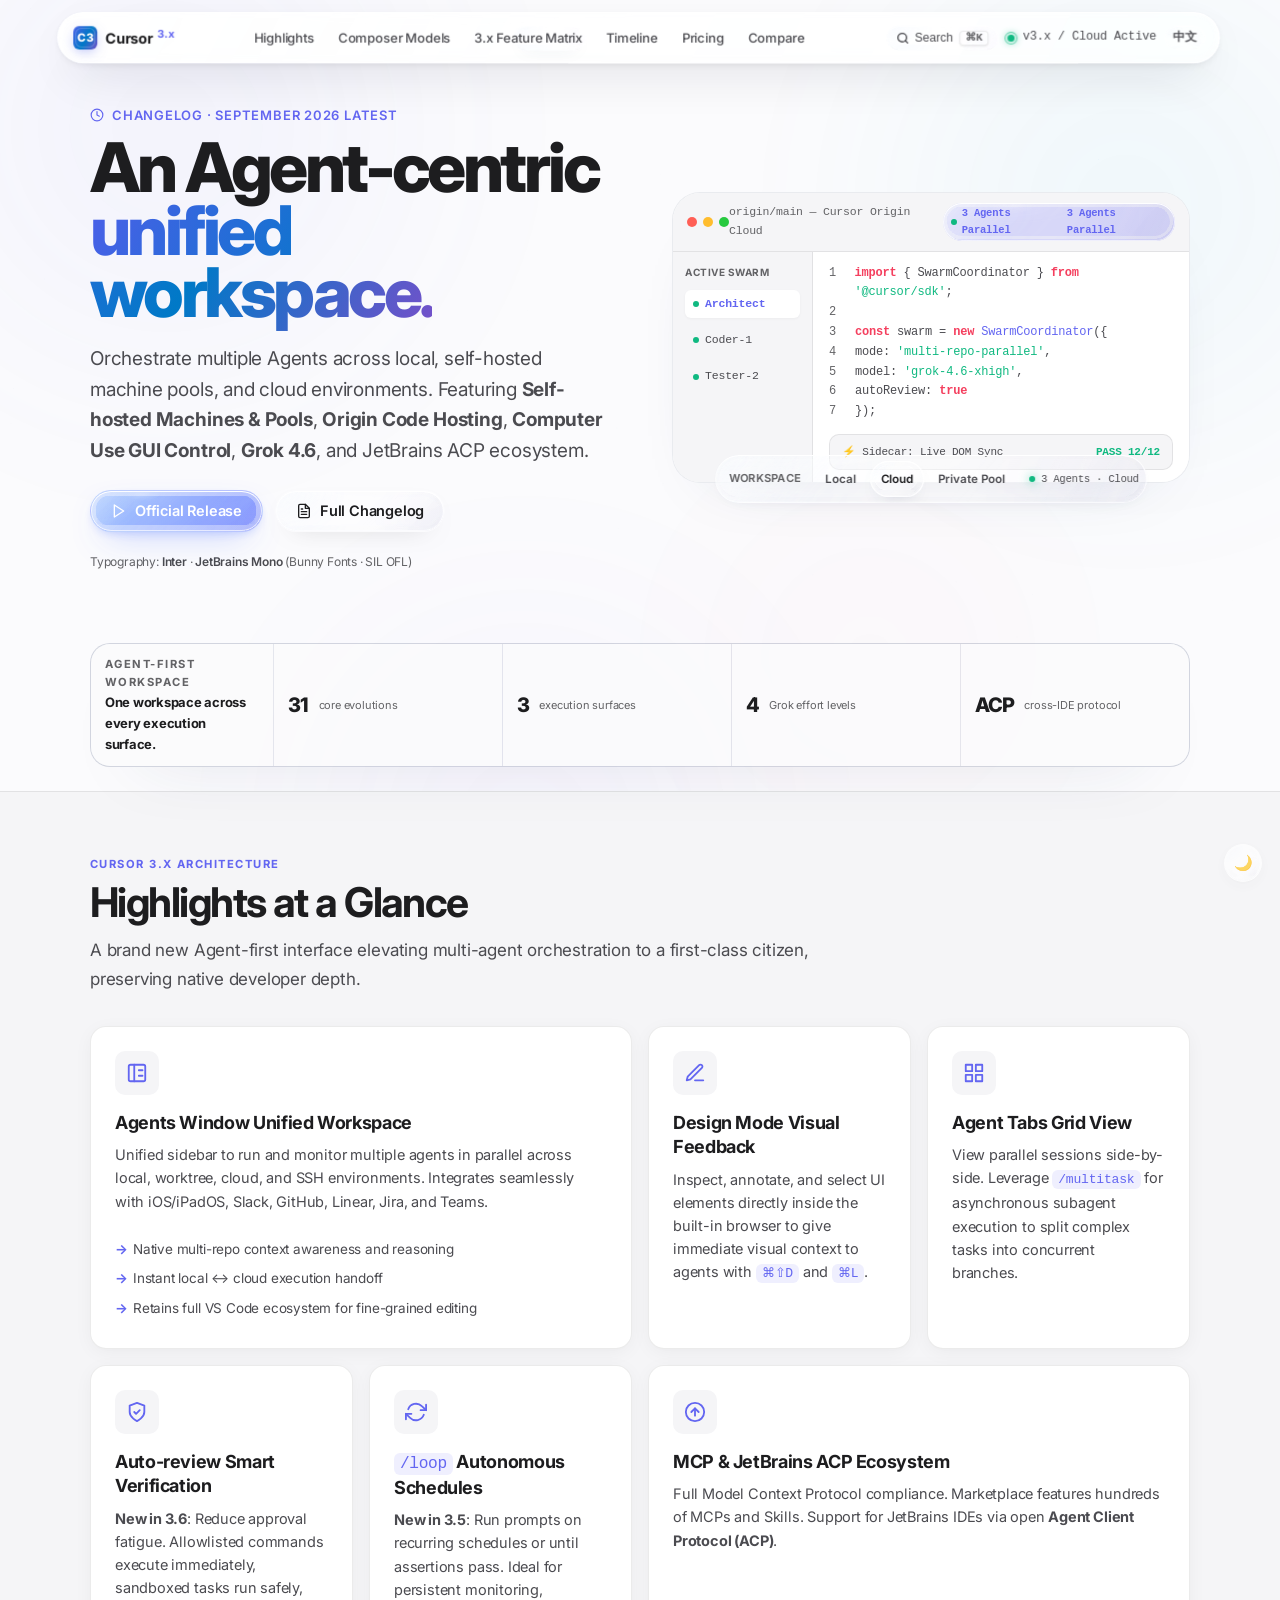
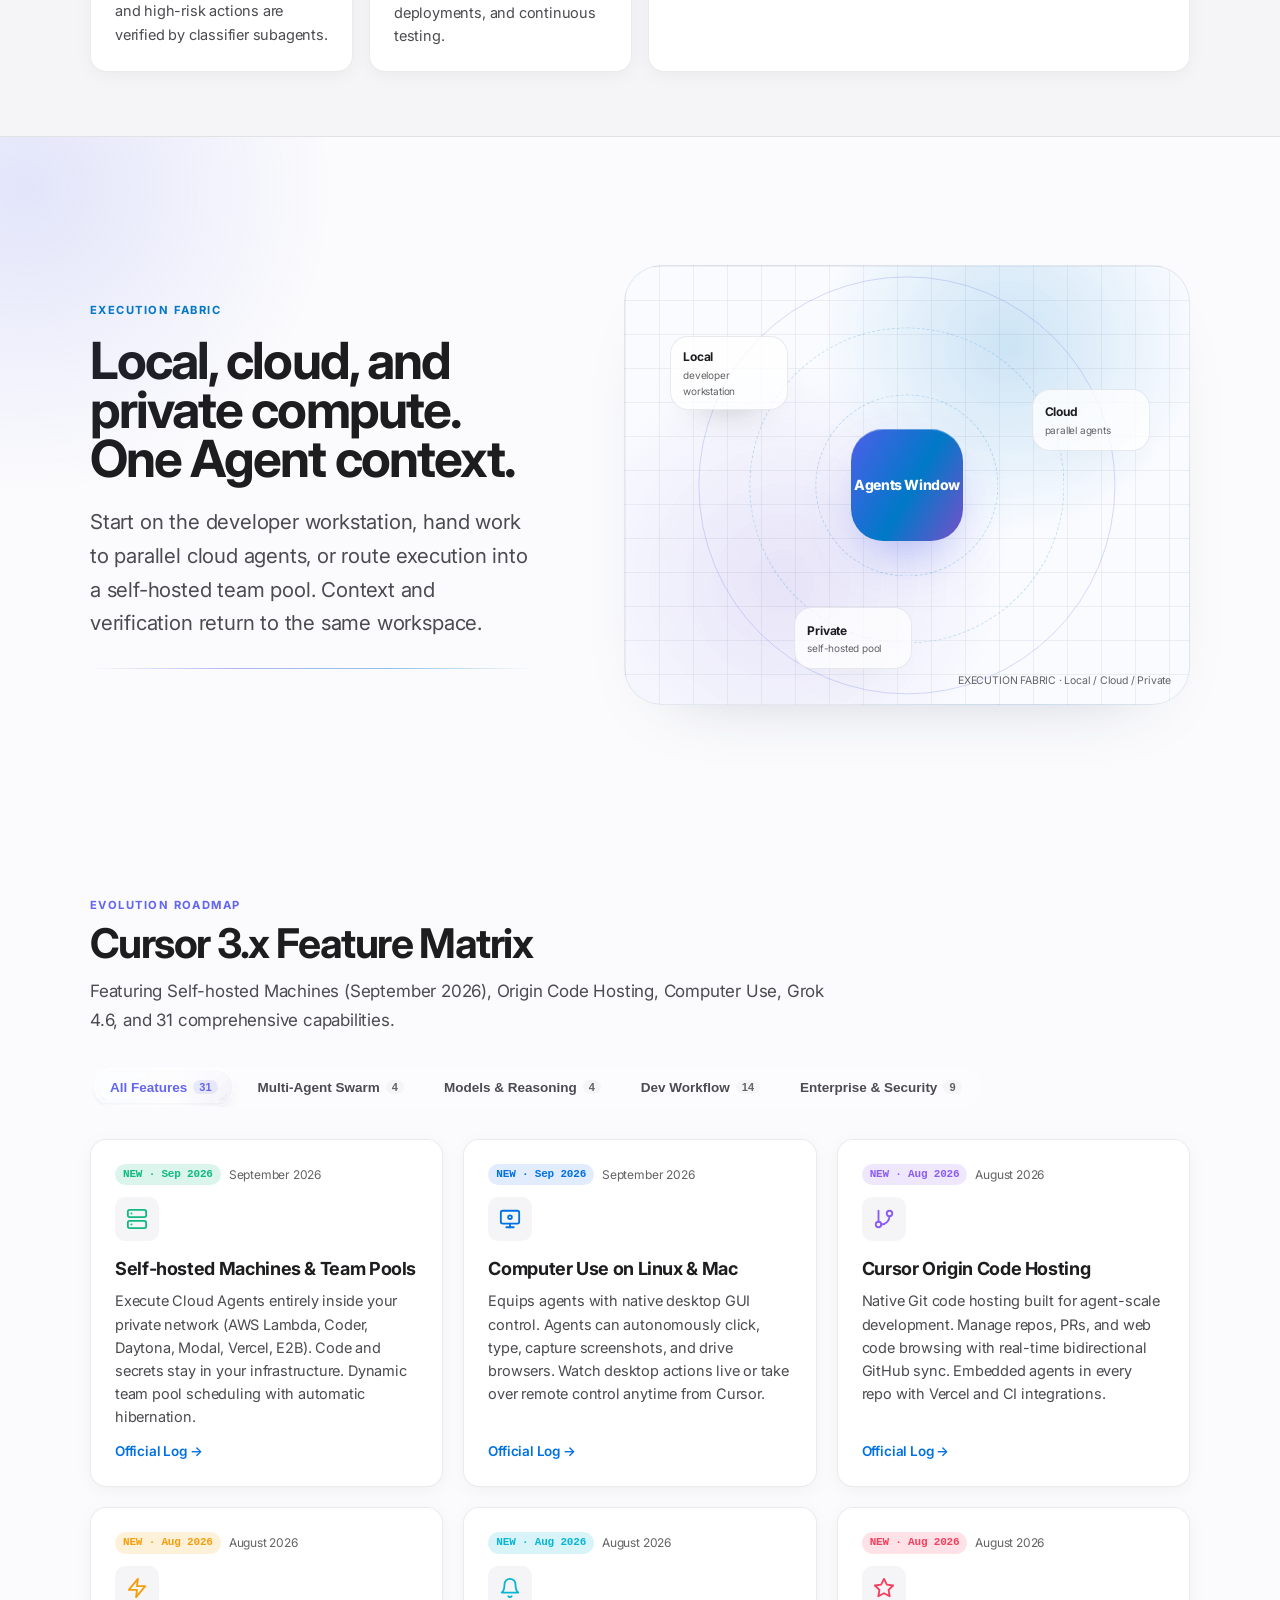
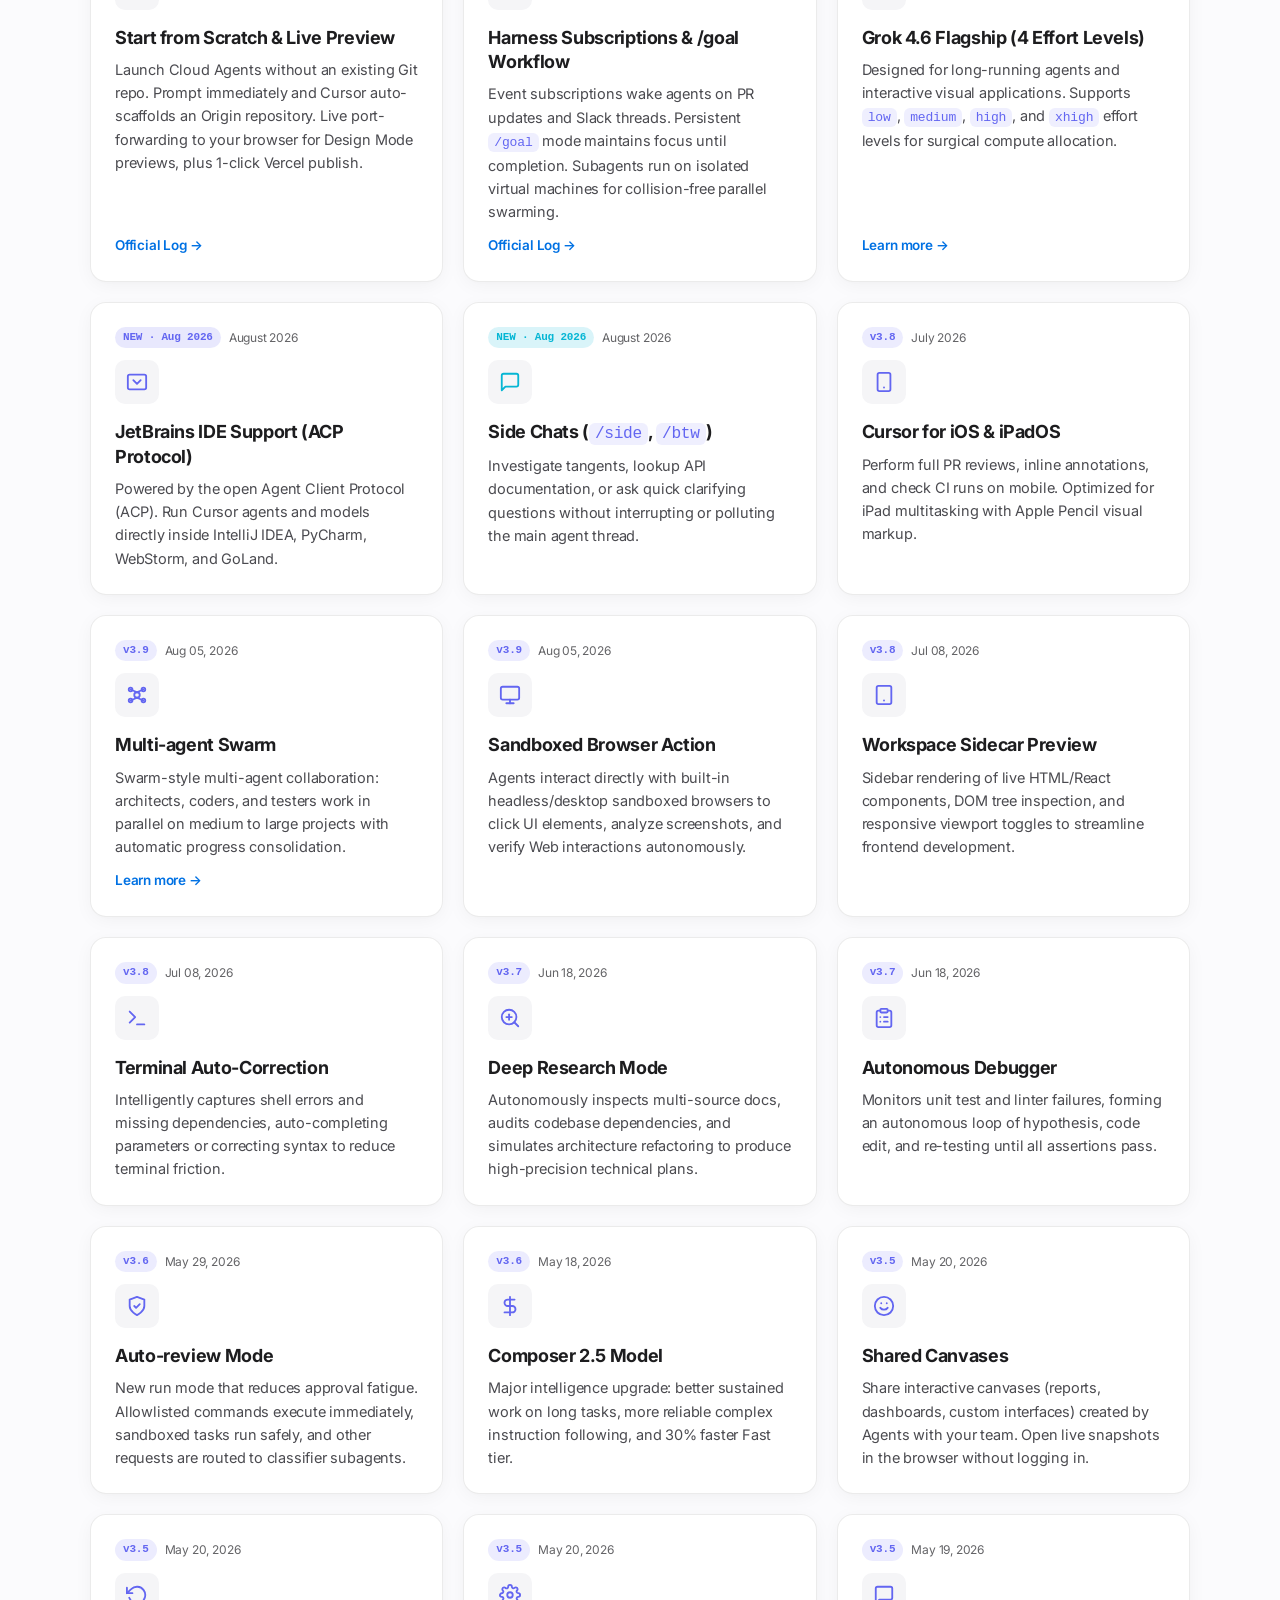
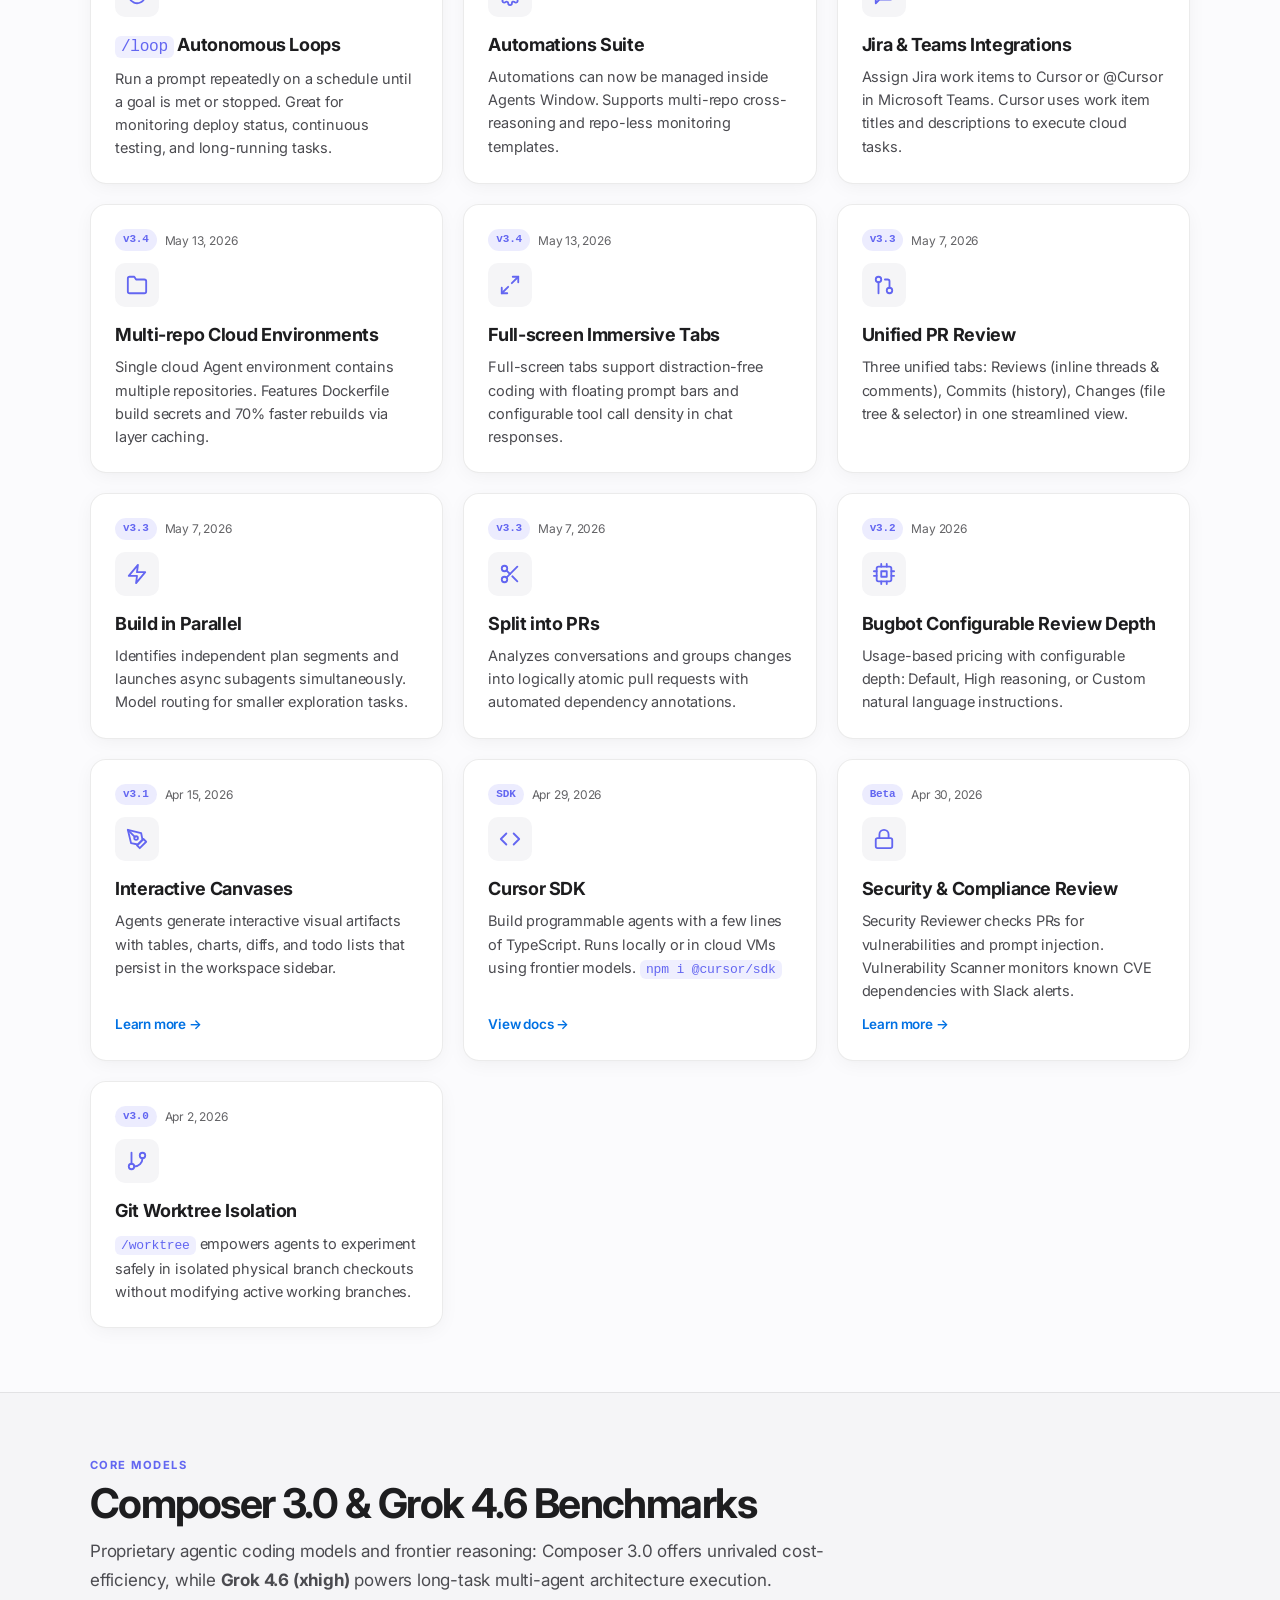
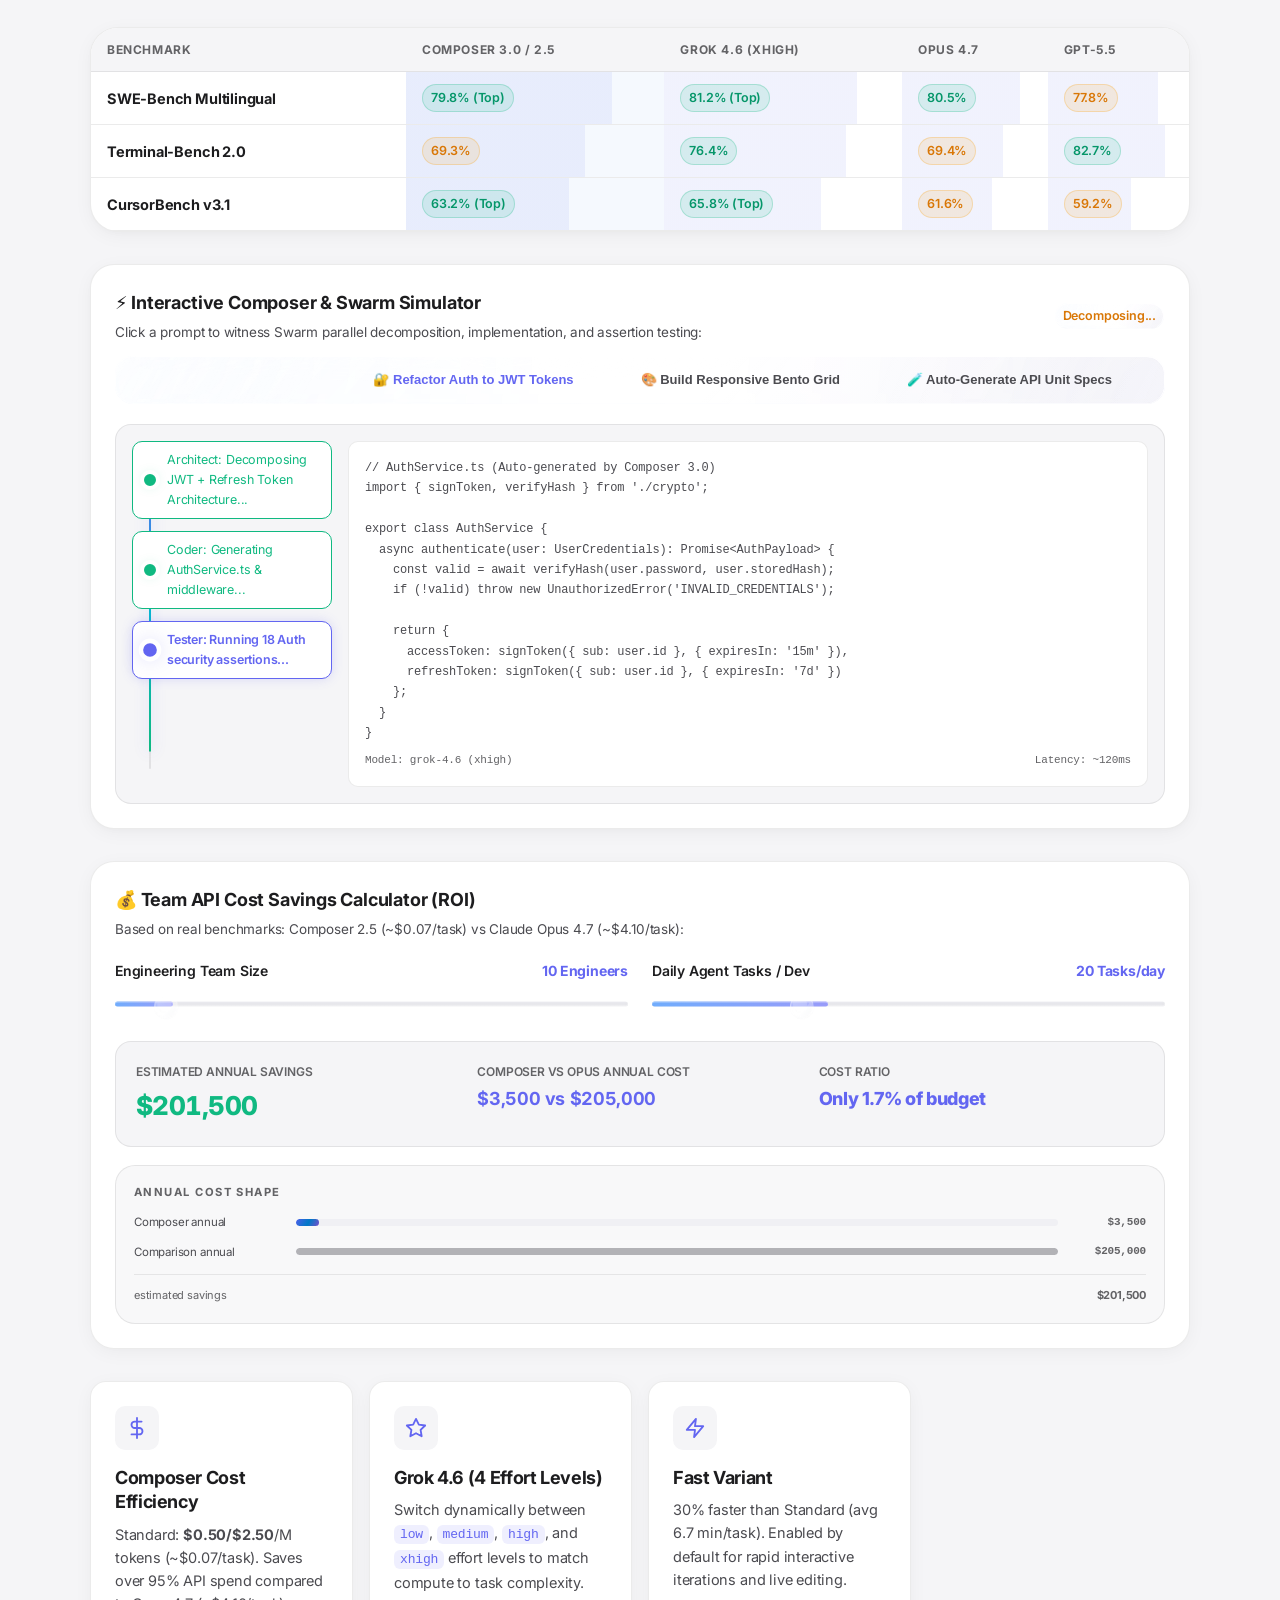
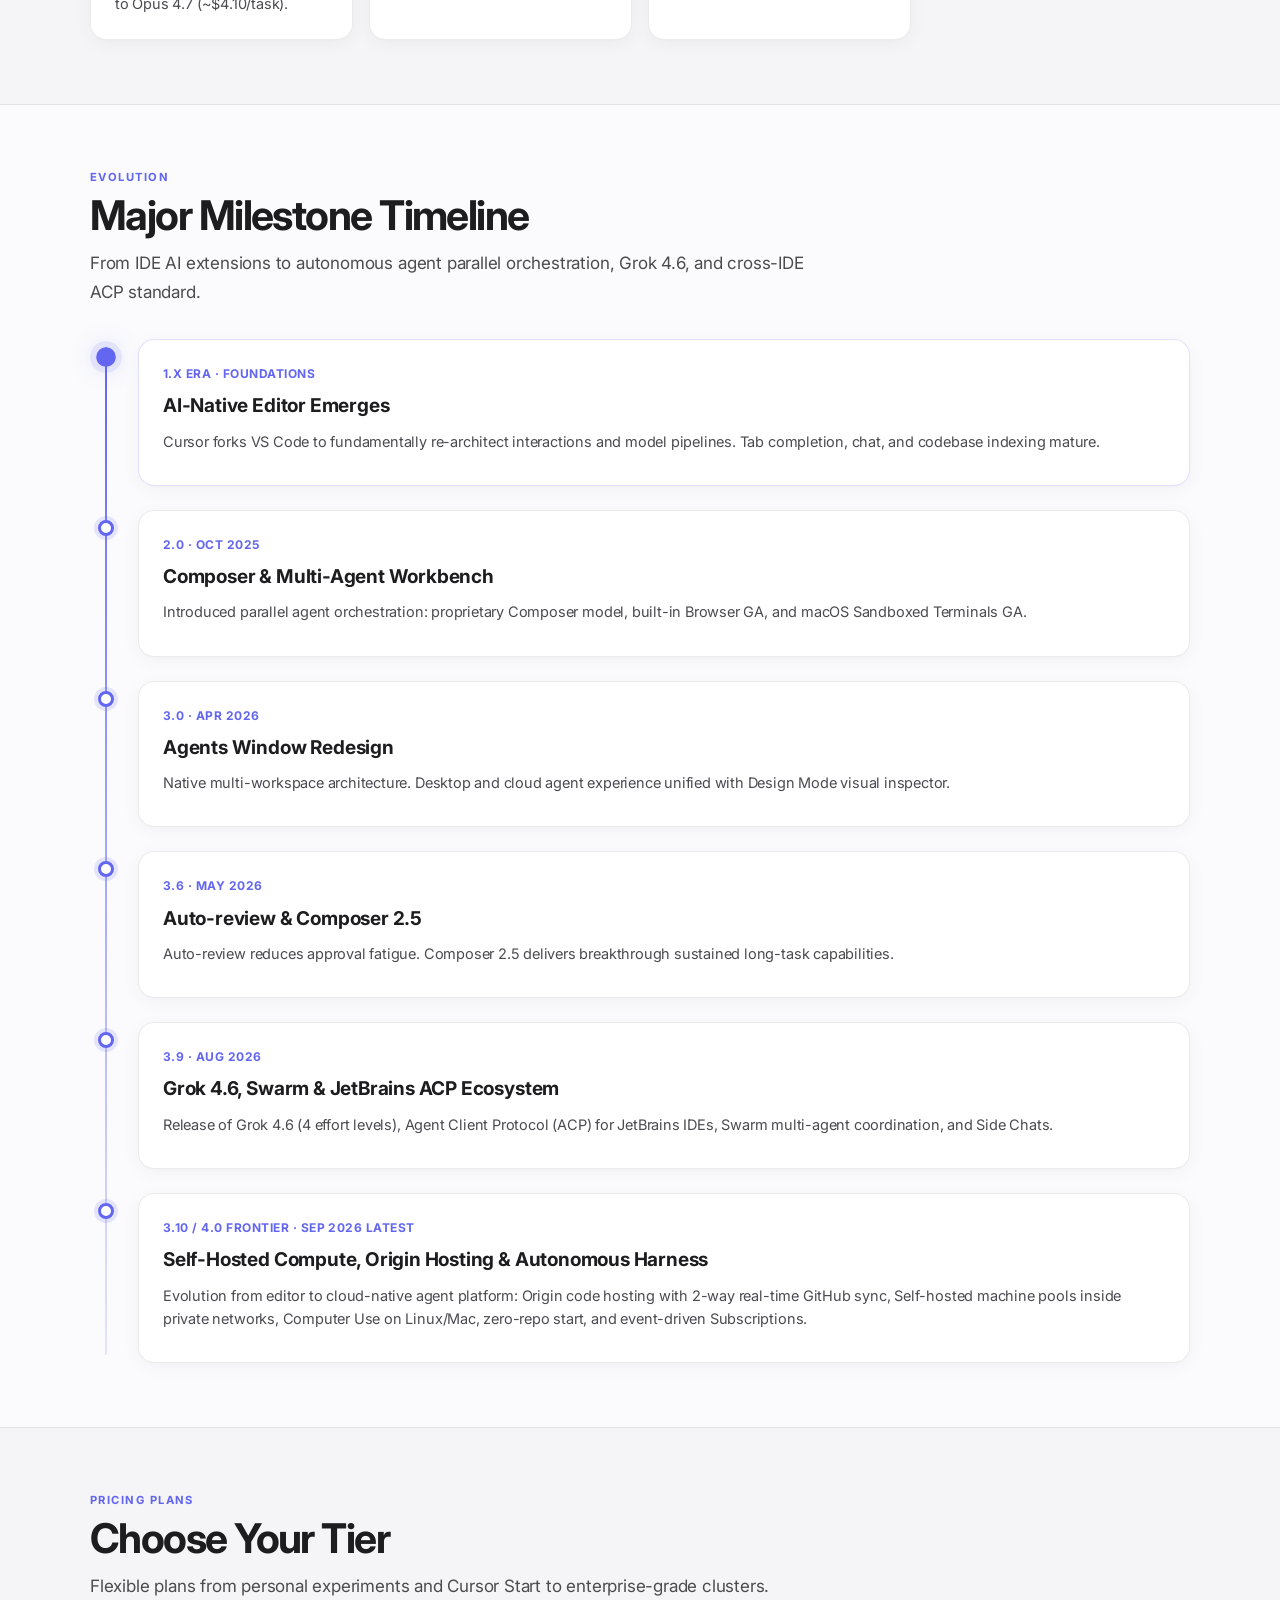
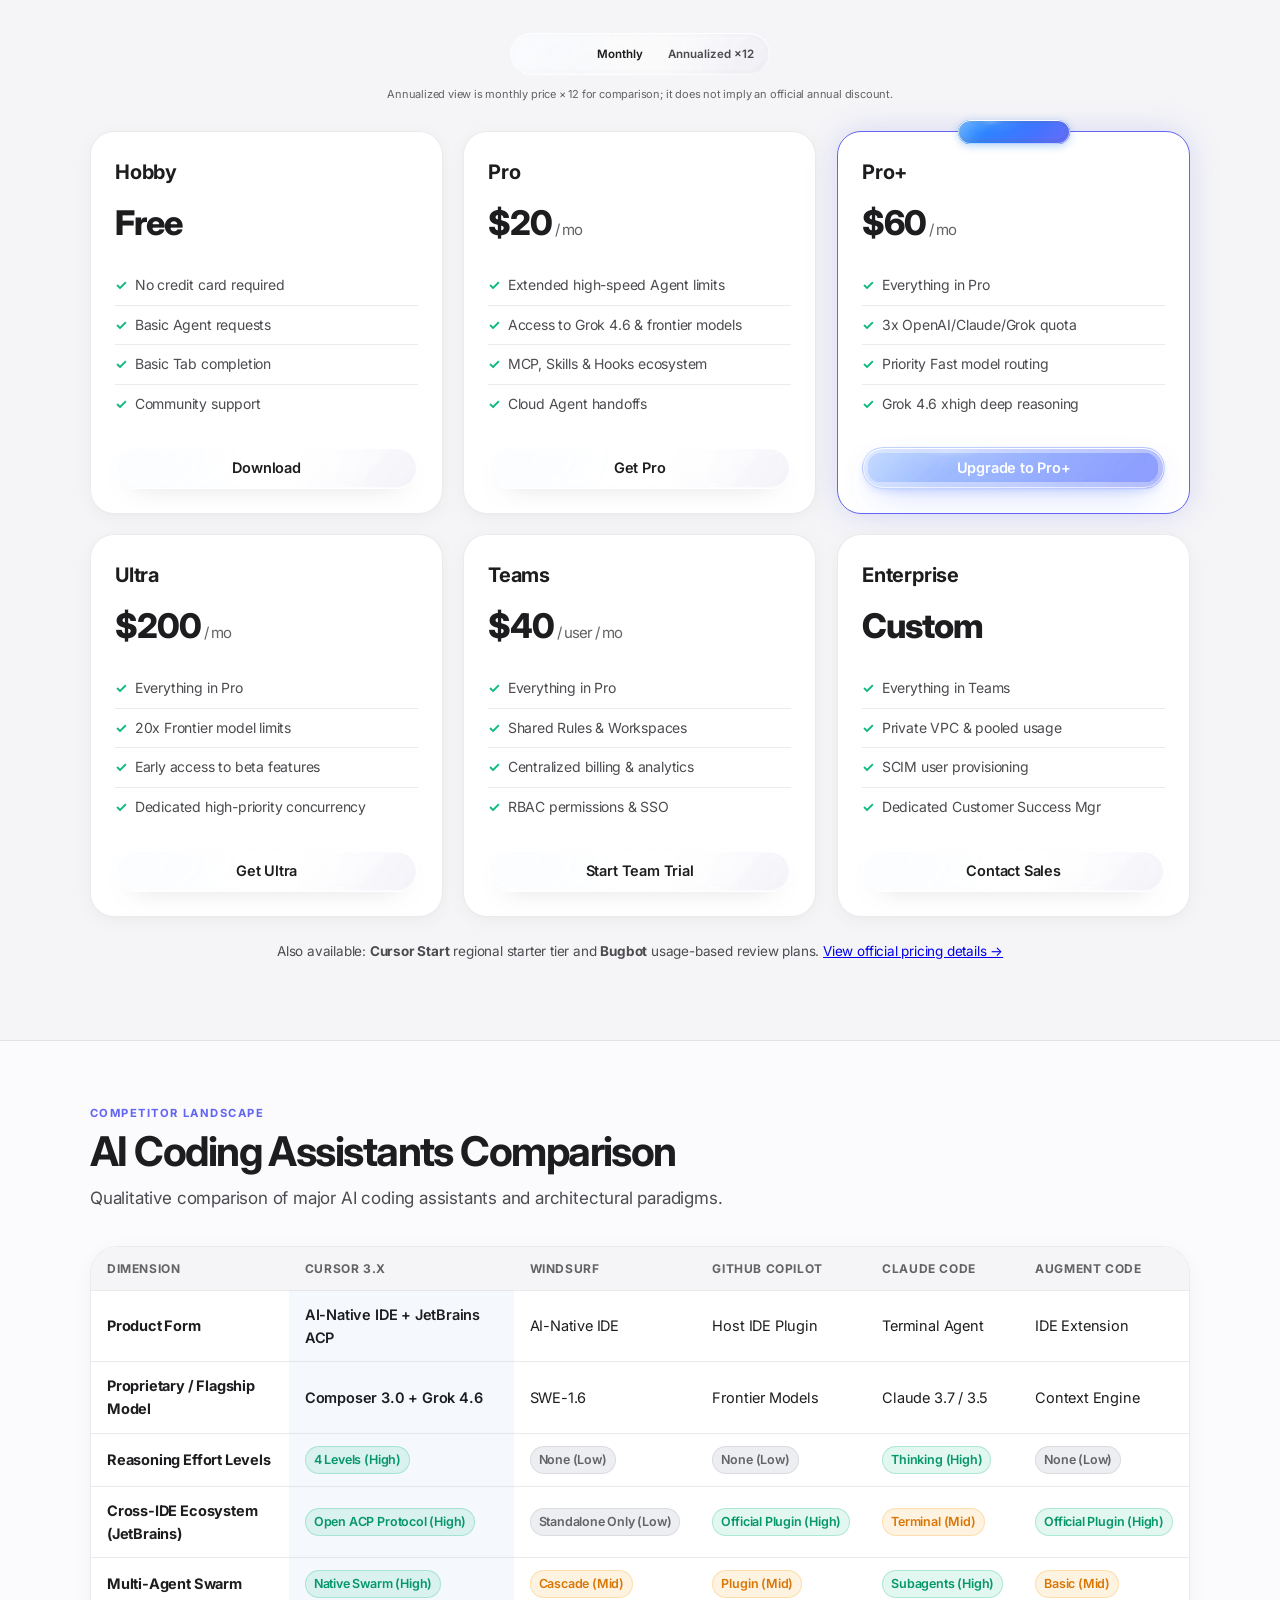
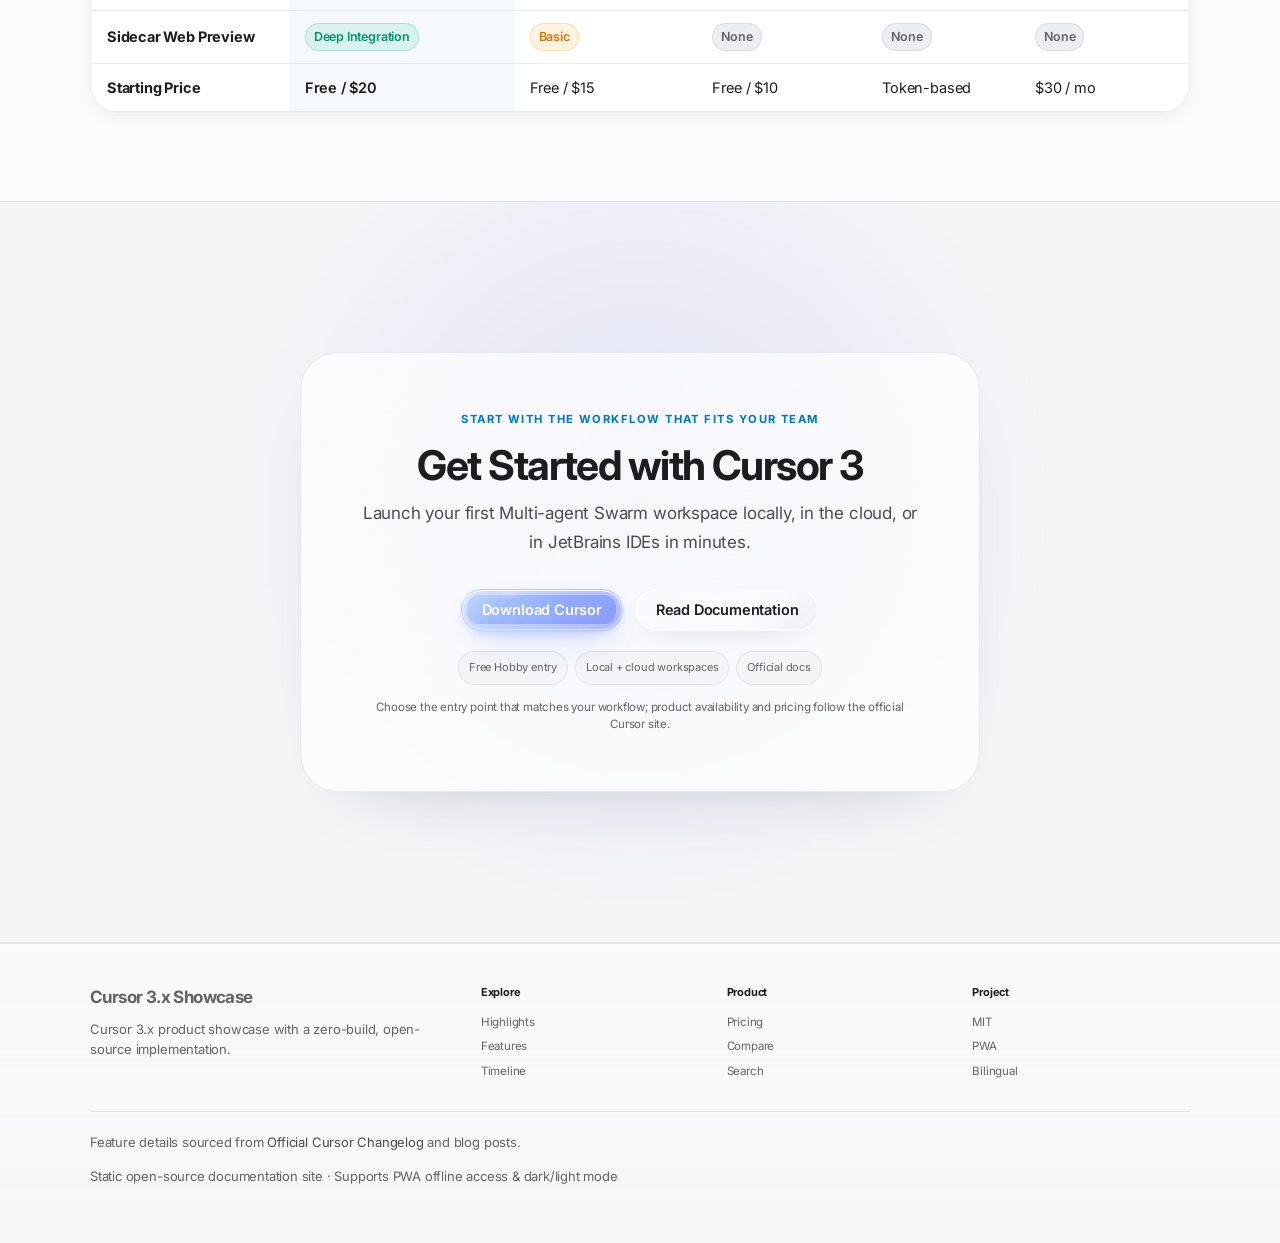
<file: en/index.html>
<!--
  ==========================================================================
  TEMPLATE QUICK START / 模板快速上手:
  1. Search for: TEMPLATE:EDIT     (Key brand, copy, links, and SEO to replace)
  2. Search for: DEMO:CURSOR       (Cursor-specific demo content)
  3. Search for: TEMPLATE:OPTIONAL (Sections you can safely remove if not needed)
  4. Edit theme tokens in: assets/css/style.css
  5. Detailed guides: docs/CUSTOMIZE.md | docs/SECTIONS.md | docs/DEPLOY.md
  ==========================================================================
-->
<!DOCTYPE html>
<html lang="en" data-theme="dark">
  <head>
    <meta charset="UTF-8" />
    <meta name="viewport" content="width=device-width, initial-scale=1" />
    <meta name="robots" content="index,follow,max-image-preview:large" />
    <meta name="application-name" content="Vanilla Product Experience" />
    <!-- TEMPLATE:EDIT — Site Metadata & SEO -->
    <!-- DEMO:CURSOR — Default meta values -->
    <meta name="description" content="Cursor 3.x reference demo for Vanilla Product Experience: Grok 4.6, multi-agent workflows, real Liquid Glass refraction, WebGL ambient motion, responsive product UI." />
    <meta name="theme-color" content="#08090e" media="(prefers-color-scheme: dark)" />
    <meta name="theme-color" content="#fbfbfd" media="(prefers-color-scheme: light)" />
    
    <!-- Favicon & Icons -->
    <link rel="icon" type="image/svg+xml" href="../assets/icons/favicon.svg" />
    <link rel="apple-touch-icon" href="../assets/icons/icon-192.png" />
    <link rel="manifest" href="../manifest.json" />
    
    <!-- Canonical & language alternates — TEMPLATE:EDIT when deploying a fork -->
    <link rel="canonical" href="https://linkingoscar.github.io/Vanilla-Product-Experience/en/" />
    <link rel="alternate" hreflang="en" href="https://linkingoscar.github.io/Vanilla-Product-Experience/en/" />
    <link rel="alternate" hreflang="zh-CN" href="https://linkingoscar.github.io/Vanilla-Product-Experience/" />
    <link rel="alternate" hreflang="x-default" href="https://linkingoscar.github.io/Vanilla-Product-Experience/" />
    <link rel="sitemap" type="application/xml" href="https://linkingoscar.github.io/Vanilla-Product-Experience/sitemap.xml" />

    <!-- Open Graph / social preview -->
    <meta property="og:type" content="website" />
    <meta property="og:site_name" content="Vanilla Product Experience" />
    <meta property="og:title" content="Cursor 3.x Reference Demo · Vanilla Product Experience" />
    <meta property="og:description" content="Cursor 3.x reference demo for Vanilla Product Experience: Grok 4.6, multi-agent workflows, real Liquid Glass refraction, WebGL ambient motion, responsive product UI." />
    <meta property="og:url" content="https://linkingoscar.github.io/Vanilla-Product-Experience/en/" />
    <meta property="og:locale" content="en_US" />
    <meta property="og:locale:alternate" content="zh_CN" />
    <meta property="og:image" content="https://linkingoscar.github.io/Vanilla-Product-Experience/assets/icons/icon-512.png" />
    <meta property="og:image:alt" content="Vanilla Product Experience · Cursor 3.x Reference Demo" />

    <meta name="twitter:card" content="summary_large_image" />
    <meta name="twitter:title" content="Cursor 3.x Reference Demo · Vanilla Product Experience" />
    <meta name="twitter:description" content="Cursor 3.x reference demo for Vanilla Product Experience: Grok 4.6, multi-agent workflows, real Liquid Glass refraction, WebGL ambient motion, responsive product UI." />
    <meta name="twitter:image" content="https://linkingoscar.github.io/Vanilla-Product-Experience/assets/icons/icon-512.png" />
    <meta name="twitter:image:alt" content="Vanilla Product Experience · Cursor 3.x Reference Demo" />

    <script type="application/ld+json">
{
      "@context": "https://schema.org",
      "@type": "WebPage",
      "name": "Cursor 3.x Reference Demo · Vanilla Product Experience",
      "url": "https://linkingoscar.github.io/Vanilla-Product-Experience/en/",
      "description": "Cursor 3.x reference demo for Vanilla Product Experience: Grok 4.6, multi-agent workflows, real Liquid Glass refraction, WebGL ambient motion, responsive product UI.",
      "inLanguage": "en",
      "isPartOf": {
            "@type": "WebSite",
            "name": "Vanilla Product Experience",
            "url": "https://linkingoscar.github.io/Vanilla-Product-Experience/"
      }
}
    </script>

    <!-- Fonts -->
    <link rel="preconnect" href="https://fonts.bunny.net" crossorigin />
    <link href="https://fonts.bunny.net/css?family=inter:400,500,600,700,800|jetbrains-mono:400,500,600,700&display=swap" rel="stylesheet" />
    
    <link rel="stylesheet" href="../assets/css/style.css?v=3.10.0" />
    <title>Cursor 3.x Reference Demo · Vanilla Product Experience</title>
  </head>
  <body>
    <!-- Animated Blobs and Noise Overlay -->
    <div class="bg-blobs" aria-hidden="true">
      <div class="blob b1"></div>
      <div class="blob b2"></div>
      <div class="blob b3"></div>
      <div class="blob b4"></div>
    </div>
    <div class="noise" aria-hidden="true"></div>

    <a class="skip-link" href="#main">Skip to main content</a>

    <!-- Dynamic Island Navigation -->
    <header class="island">
      <div class="island-inner">
        <a class="island-logo" href="../" aria-label="Cursor 3.x Home">
          <span class="island-mark">C3</span>
          <span>Cursor <span class="logo-ver">3.x</span></span>
        </a>
        <nav class="island-nav" aria-label="Page Navigation">
          <a href="#highlights">Highlights</a>
          <a href="#composer-25">Composer Models</a>
          <a href="#new-features">3.x Feature Matrix</a>
          <a href="#timeline">Timeline</a>
          <a href="#pricing">Pricing</a>
          <a href="#compare">Compare</a>
        </nav>
        <div class="island-status">
          <button class="island-search-btn open-cmd-palette" aria-label="Open command palette search">
            <svg width="13" height="13" viewBox="0 0 24 24" fill="none" stroke="currentColor" stroke-width="2.5" stroke-linecap="round" stroke-linejoin="round" aria-hidden="true"><circle cx="11" cy="11" r="8"/><line x1="21" y1="21" x2="16.65" y2="16.65"/></svg>
            <span>Search</span>
            <kbd>⌘K</kbd>
          </button>
          <span class="is-dot" aria-hidden="true"></span>
          <span>v3.x / Cloud Active</span>
          <a href="../" class="lang-badge" hreflang="zh" aria-label="Switch to Chinese">中文</a>
        </div>
      </div>
    </header>

    <main id="main">
      <!-- Hero -->
      <!-- ==========================================================================
     TEMPLATE:EDIT — Hero Section
     DEMO:CURSOR — Current content is Cursor-specific demo copy and visual window
     ========================================================================== -->
      <section class="hero">
        <div class="container hero-grid">
          <div class="hero-copy animate-on-scroll">
            <div class="eyebrow">
              <svg width="14" height="14" viewBox="0 0 24 24" fill="none" stroke="currentColor" stroke-width="2" stroke-linecap="round" stroke-linejoin="round" aria-hidden="true"><circle cx="12" cy="12" r="10"/><polyline points="12 6 12 12 16 14"/></svg>
              <span>Changelog · September 2026 Latest</span>
            </div>
            <h1>An Agent-centric<br /><span class="hero-title-gradient">unified workspace.</span></h1>
            <p class="lead">Orchestrate multiple Agents across local, self-hosted machine pools, and cloud environments. Featuring <strong>Self-hosted Machines & Pools</strong>, <strong>Origin Code Hosting</strong>, <strong>Computer Use GUI Control</strong>, <strong>Grok 4.6</strong>, and JetBrains ACP ecosystem.</p>
            <div class="hero-actions">
              <a class="btn btn-primary" href="https://cursor.com/blog/cursor-3" target="_blank" rel="noopener noreferrer">
                <svg width="16" height="16" viewBox="0 0 24 24" fill="none" stroke="currentColor" stroke-width="2" stroke-linecap="round" stroke-linejoin="round" aria-hidden="true"><polygon points="5 3 19 12 5 21 5 3"/></svg>
                <span>Official Release</span>
              </a>
              <a class="btn btn-secondary" href="https://cursor.com/changelog" target="_blank" rel="noopener noreferrer">
                <svg width="16" height="16" viewBox="0 0 24 24" fill="none" stroke="currentColor" stroke-width="2" stroke-linecap="round" stroke-linejoin="round" aria-hidden="true"><path d="M14 2H6a2 2 0 0 0-2 2v16a2 2 0 0 0 2 2h12a2 2 0 0 0 2-2V8z"/><polyline points="14 2 14 8 20 8"/><line x1="16" y1="13" x2="8" y2="13"/><line x1="16" y1="17" x2="8" y2="17"/><polyline points="10 9 9 9 8 9"/></svg>
                <span>Full Changelog</span>
              </a>
            </div>
            <p class="font-note">Typography: <strong>Inter</strong> · <strong>JetBrains Mono</strong> (Bunny Fonts · SIL OFL)</p>
          </div>
          <div class="hero-visual animate-on-scroll">
            <div class="ide-window">
              <div class="ide-titlebar">
                <div class="traffic-lights" aria-hidden="true">
                  <span class="traffic-dot red"></span>
                  <span class="traffic-dot yellow"></span>
                  <span class="traffic-dot green"></span>
                </div>
                <span class="ide-title">origin/main — Cursor Origin Cloud</span>
                <span class="ide-swarm-pill">
                  <span class="agent-status-dot"></span> 3 Agents Parallel
                </span>
              </div>
              <div class="ide-body">
                <div class="ide-sidebar">
                  <div class="sidebar-label">Active Swarm</div>
                  <div class="agent-item active">
                    <span class="agent-status-dot"></span>
                    <span>Architect</span>
                  </div>
                  <div class="agent-item">
                    <span class="agent-status-dot"></span>
                    <span>Coder-1</span>
                  </div>
                  <div class="agent-item">
                    <span class="agent-status-dot"></span>
                    <span>Tester-2</span>
                  </div>
                </div>
                <div class="ide-editor">
                  <div class="code-area">
                    <div class="code-line"><span class="code-num">1</span><span><span class="code-kw">import</span> { SwarmCoordinator } <span class="code-kw">from</span> <span class="code-str">'@cursor/sdk'</span>;</span></div>
                    <div class="code-line"><span class="code-num">2</span><span></span></div>
                    <div class="code-line"><span class="code-num">3</span><span><span class="code-kw">const</span> swarm = <span class="code-kw">new</span> <span class="code-fn">SwarmCoordinator</span>({</span></div>
                    <div class="code-line"><span class="code-num">4</span><span>  mode: <span class="code-str">'multi-repo-parallel'</span>,</span></div>
                    <div class="code-line"><span class="code-num">5</span><span>  model: <span class="code-str">'grok-4.6-xhigh'</span>,</span></div>
                    <div class="code-line"><span class="code-num">6</span><span>  autoReview: <span class="code-kw">true</span></span></div>
                    <div class="code-line"><span class="code-num">7</span><span>});</span></div>
                  </div>
                  <div class="ide-sidecar-preview">
                    <span>⚡ Sidecar: Live DOM Sync</span>
                    <strong style="color:var(--emerald);">PASS 12/12</strong>
                  </div>
                </div>
              </div>
            </div>
          </div>
        </div>
      </section>

      <!-- Highlights (Bento Grid) -->
      <section id="highlights" class="section section-tint">
        <div class="container">
          <p class="section-label">Cursor 3.x Architecture</p>
          <h2 class="section-title">Highlights at a Glance</h2>
          <p class="section-desc">A brand new Agent-first interface elevating multi-agent orchestration to a first-class citizen, preserving native developer depth.</p>
          <div class="bento">
            <article class="bento-card bento-large animate-on-scroll">
              <div class="svg-icon-wrap">
                <svg viewBox="0 0 24 24" fill="none" stroke="currentColor" stroke-linecap="round" stroke-linejoin="round"><rect x="3" y="3" width="18" height="18" rx="2" ry="2"/><line x1="9" y1="3" x2="9" y2="21"/><path d="M14 9h4"/><path d="M14 15h4"/></svg>
              </div>
              <h3>Agents Window Unified Workspace</h3>
              <p>Unified sidebar to run and monitor multiple agents in parallel across local, worktree, cloud, and SSH environments. Integrates seamlessly with iOS/iPadOS, Slack, GitHub, Linear, Jira, and Teams.</p>
              <ul class="bento-list">
                <li>Native multi-repo context awareness and reasoning</li>
                <li>Instant local ↔ cloud execution handoff</li>
                <li>Retains full VS Code ecosystem for fine-grained editing</li>
              </ul>
            </article>

            <article class="bento-card animate-on-scroll">
              <div class="svg-icon-wrap">
                <svg viewBox="0 0 24 24" fill="none" stroke="currentColor" stroke-linecap="round" stroke-linejoin="round"><path d="M12 20h9"/><path d="M16.5 3.5a2.121 2.121 0 0 1 3 3L7 19l-4 1 1-4L16.5 3.5z"/></svg>
              </div>
              <h3>Design Mode Visual Feedback</h3>
              <p>Inspect, annotate, and select UI elements directly inside the built-in browser to give immediate visual context to agents with <code>⌘⇧D</code> and <code>⌘L</code>.</p>
            </article>

            <article class="bento-card animate-on-scroll">
              <div class="svg-icon-wrap">
                <svg viewBox="0 0 24 24" fill="none" stroke="currentColor" stroke-linecap="round" stroke-linejoin="round"><rect x="3" y="3" width="7" height="7"/><rect x="14" y="3" width="7" height="7"/><rect x="14" y="14" width="7" height="7"/><rect x="3" y="14" width="7" height="7"/></svg>
              </div>
              <h3>Agent Tabs Grid View</h3>
              <p>View parallel sessions side-by-side. Leverage <code>/multitask</code> for asynchronous subagent execution to split complex tasks into concurrent branches.</p>
            </article>

            <article class="bento-card animate-on-scroll">
              <div class="svg-icon-wrap">
                <svg viewBox="0 0 24 24" fill="none" stroke="currentColor" stroke-linecap="round" stroke-linejoin="round"><path d="M12 22s8-4 8-10V5l-8-3-8 3v7c0 6 8 10 8 10z"/><path d="M9 12l2 2 4-4"/></svg>
              </div>
              <h3>Auto-review Smart Verification</h3>
              <p><strong>New in 3.6</strong>: Reduce approval fatigue. Allowlisted commands execute immediately, sandboxed tasks run safely, and high-risk actions are verified by classifier subagents.</p>
            </article>

            <article class="bento-card animate-on-scroll">
              <div class="svg-icon-wrap">
                <svg viewBox="0 0 24 24" fill="none" stroke="currentColor" stroke-linecap="round" stroke-linejoin="round"><polyline points="23 4 23 10 17 10"/><polyline points="1 20 1 14 7 14"/><path d="M3.51 9a9 9 0 0 1 14.85-3.36L23 10M1 14l4.64 4.36A9 9 0 0 0 20.49 15"/></svg>
              </div>
              <h3><code>/loop</code> Autonomous Schedules</h3>
              <p><strong>New in 3.5</strong>: Run prompts on recurring schedules or until assertions pass. Ideal for persistent monitoring, deployments, and continuous testing.</p>
            </article>

            <article class="bento-card bento-wide animate-on-scroll">
              <div class="svg-icon-wrap">
                <svg viewBox="0 0 24 24" fill="none" stroke="currentColor" stroke-linecap="round" stroke-linejoin="round"><circle cx="12" cy="12" r="10"/><path d="M16 12l-4-4-4 4"/><path d="M12 16V8"/></svg>
              </div>
              <h3>MCP & JetBrains ACP Ecosystem</h3>
              <p>Full Model Context Protocol compliance. Marketplace features hundreds of MCPs and Skills. Support for JetBrains IDEs via open <strong>Agent Client Protocol (ACP)</strong>.</p>
            </article>
          </div>
        </div>
      </section>

      <!-- TEMPLATE:OPTIONAL END — Highlights Bento Grid -->

      <!-- New Features (3.1 - 3.9) with Category Tabs -->
      <!-- TEMPLATE:OPTIONAL START — Feature Matrix & Category Filter -->
      <!-- DEMO:CURSOR — Replace with your product feature cards -->
      <section id="new-features" class="section">
        <div class="container">
          <p class="section-label">Evolution Roadmap</p>
          <h2 class="section-title">Cursor 3.x Feature Matrix</h2>
          <p class="section-desc">Featuring Self-hosted Machines (September 2026), Origin Code Hosting, Computer Use, Grok 4.6, and 31 comprehensive capabilities.</p>
          
          <!-- Category Filter Tabs -->
          <div class="feature-tabs" role="tablist" aria-label="Feature categories">
            <button class="tab-btn is-active" data-filter="all" role="tab" aria-selected="true">All Features <span class="tab-count">31</span></button>
            <button class="tab-btn" data-filter="swarm" role="tab" aria-selected="false">Multi-Agent Swarm <span class="tab-count">4</span></button>
            <button class="tab-btn" data-filter="model" role="tab" aria-selected="false">Models & Reasoning <span class="tab-count">4</span></button>
            <button class="tab-btn" data-filter="workflow" role="tab" aria-selected="false">Dev Workflow <span class="tab-count">14</span></button>
            <button class="tab-btn" data-filter="enterprise" role="tab" aria-selected="false">Enterprise & Security <span class="tab-count">9</span></button>
          </div>

          <div class="feature-grid">
            <!-- 1. Self-hosted Machines (NEW - Sep 2026) -->
            <article class="feature-card animate-on-scroll" data-category="enterprise">
              <div class="feature-meta">
                <span class="feature-version" style="background:rgba(16,185,129,0.15); color:var(--emerald);">NEW · Sep 2026</span>
                <span class="feature-date">September 2026</span>
              </div>
              <div class="svg-icon-wrap" style="color:var(--emerald);">
                <svg viewBox="0 0 24 24" fill="none" stroke="currentColor" stroke-linecap="round" stroke-linejoin="round"><rect x="2" y="2" width="20" height="8" rx="2" ry="2"/><rect x="2" y="14" width="20" height="8" rx="2" ry="2"/><line x1="6" y1="6" x2="6.01" y2="6"/><line x1="6" y1="18" x2="6.01" y2="18"/></svg>
              </div>
              <h3>Self-hosted Machines & Team Pools</h3>
              <p>Execute Cloud Agents entirely inside your private network (AWS Lambda, Coder, Daytona, Modal, Vercel, E2B). Code and secrets stay in your infrastructure. Dynamic team pool scheduling with automatic hibernation.</p>
              <a href="https://cursor.com/changelog/self-hosted-machines" target="_blank" rel="noopener noreferrer">Official Log →</a>
            </article>

            <!-- 2. Computer Use (NEW - Sep 2026) -->
            <article class="feature-card animate-on-scroll" data-category="workflow">
              <div class="feature-meta">
                <span class="feature-version" style="background:rgba(59,130,246,0.15); color:var(--blue);">NEW · Sep 2026</span>
                <span class="feature-date">September 2026</span>
              </div>
              <div class="svg-icon-wrap" style="color:var(--blue);">
                <svg viewBox="0 0 24 24" fill="none" stroke="currentColor" stroke-linecap="round" stroke-linejoin="round"><rect x="2" y="3" width="20" height="14" rx="2" ry="2"/><line x1="8" y1="21" x2="16" y2="21"/><line x1="12" y1="17" x2="12" y2="21"/><circle cx="12" cy="10" r="2"/></svg>
              </div>
              <h3>Computer Use on Linux & Mac</h3>
              <p>Equips agents with native desktop GUI control. Agents can autonomously click, type, capture screenshots, and drive browsers. Watch desktop actions live or take over remote control anytime from Cursor.</p>
              <a href="https://cursor.com/changelog/self-hosted-machines" target="_blank" rel="noopener noreferrer">Official Log →</a>
            </article>

            <!-- 3. Cursor Origin (NEW - Aug 2026) -->
            <article class="feature-card animate-on-scroll" data-category="enterprise">
              <div class="feature-meta">
                <span class="feature-version" style="background:rgba(139,92,246,0.15); color:var(--violet);">NEW · Aug 2026</span>
                <span class="feature-date">August 2026</span>
              </div>
              <div class="svg-icon-wrap" style="color:var(--violet);">
                <svg viewBox="0 0 24 24" fill="none" stroke="currentColor" stroke-linecap="round" stroke-linejoin="round"><line x1="6" y1="3" x2="6" y2="15"/><circle cx="18" cy="6" r="3"/><circle cx="6" cy="18" r="3"/><path d="M18 9a9 9 0 0 1-9 9"/></svg>
              </div>
              <h3>Cursor Origin Code Hosting</h3>
              <p>Native Git code hosting built for agent-scale development. Manage repos, PRs, and web code browsing with real-time bidirectional GitHub sync. Embedded agents in every repo with Vercel and CI integrations.</p>
              <a href="https://cursor.com/changelog/origin-code-hosting" target="_blank" rel="noopener noreferrer">Official Log →</a>
            </article>

            <!-- 4. Start from scratch (NEW - Aug 2026) -->
            <article class="feature-card animate-on-scroll" data-category="workflow">
              <div class="feature-meta">
                <span class="feature-version" style="background:rgba(245,158,11,0.15); color:var(--amber);">NEW · Aug 2026</span>
                <span class="feature-date">August 2026</span>
              </div>
              <div class="svg-icon-wrap" style="color:var(--amber);">
                <svg viewBox="0 0 24 24" fill="none" stroke="currentColor" stroke-linecap="round" stroke-linejoin="round"><polygon points="13 2 3 14 12 14 11 22 21 10 12 10 13 2"/></svg>
              </div>
              <h3>Start from Scratch & Live Preview</h3>
              <p>Launch Cloud Agents without an existing Git repo. Prompt immediately and Cursor auto-scaffolds an Origin repository. Live port-forwarding to your browser for Design Mode previews, plus 1-click Vercel publish.</p>
              <a href="https://cursor.com/changelog/start-from-scratch" target="_blank" rel="noopener noreferrer">Official Log →</a>
            </article>

            <!-- 5. Harness & Subscriptions (NEW - Aug 2026) -->
            <article class="feature-card animate-on-scroll" data-category="swarm">
              <div class="feature-meta">
                <span class="feature-version" style="background:rgba(6,182,212,0.15); color:var(--cyan);">NEW · Aug 2026</span>
                <span class="feature-date">August 2026</span>
              </div>
              <div class="svg-icon-wrap" style="color:var(--cyan);">
                <svg viewBox="0 0 24 24" fill="none" stroke="currentColor" stroke-linecap="round" stroke-linejoin="round"><path d="M18 8A6 6 0 0 0 6 8c0 7-3 9-3 9h18s-3-2-3-9"/><path d="M13.73 21a2 2 0 0 1-3.46 0"/></svg>
              </div>
              <h3>Harness Subscriptions & /goal Workflow</h3>
              <p>Event subscriptions wake agents on PR updates and Slack threads. Persistent <code>/goal</code> mode maintains focus until completion. Subagents run on isolated virtual machines for collision-free parallel swarming.</p>
              <a href="https://cursor.com/changelog/08-19-26" target="_blank" rel="noopener noreferrer">Official Log →</a>
            </article>

            <!-- 6. Grok 4.6 (Aug 2026) -->
            <article class="feature-card animate-on-scroll" data-category="model">
              <div class="feature-meta">
                <span class="feature-version" style="background:rgba(244,63,94,0.15); color:var(--rose);">NEW · Aug 2026</span>
                <span class="feature-date">August 2026</span>
              </div>
              <div class="svg-icon-wrap" style="color:var(--rose);">
                <svg viewBox="0 0 24 24" fill="none" stroke="currentColor" stroke-linecap="round" stroke-linejoin="round"><polygon points="12 2 15.09 8.26 22 9.27 17 14.14 18.18 21.02 12 17.77 5.82 21.02 7 14.14 2 9.27 8.91 8.26 12 2"/></svg>
              </div>
              <h3>Grok 4.6 Flagship (4 Effort Levels)</h3>
              <p>Designed for long-running agents and interactive visual applications. Supports <code>low</code>, <code>medium</code>, <code>high</code>, and <code>xhigh</code> effort levels for surgical compute allocation.</p>
              <a href="https://cursor.com/changelog" target="_blank" rel="noopener noreferrer">Learn more →</a>
            </article>

            <!-- 2. JetBrains ACP (NEW - Aug 2026) -->
            <article class="feature-card animate-on-scroll" data-category="workflow">
              <div class="feature-meta">
                <span class="feature-version" style="background:rgba(99,102,241,0.15); color:var(--indigo);">NEW · Aug 2026</span>
                <span class="feature-date">August 2026</span>
              </div>
              <div class="svg-icon-wrap" style="color:var(--indigo);">
                <svg viewBox="0 0 24 24" fill="none" stroke="currentColor" stroke-linecap="round" stroke-linejoin="round"><path d="M4 4h16c1.1 0 2 .9 2 2v12c0 1.1-.9 2-2 2H4c-1.1 0-2-.9-2-2V6c0-1.1.9-2 2-2z"/><polyline points="8 10 12 14 16 10"/></svg>
              </div>
              <h3>JetBrains IDE Support (ACP Protocol)</h3>
              <p>Powered by the open Agent Client Protocol (ACP). Run Cursor agents and models directly inside IntelliJ IDEA, PyCharm, WebStorm, and GoLand.</p>
            </article>

            <!-- 3. Side Chats (NEW - Aug 2026) -->
            <article class="feature-card animate-on-scroll" data-category="workflow">
              <div class="feature-meta">
                <span class="feature-version" style="background:rgba(6,182,212,0.15); color:var(--cyan);">NEW · Aug 2026</span>
                <span class="feature-date">August 2026</span>
              </div>
              <div class="svg-icon-wrap" style="color:var(--cyan);">
                <svg viewBox="0 0 24 24" fill="none" stroke="currentColor" stroke-linecap="round" stroke-linejoin="round"><path d="M21 15a2 2 0 0 1-2 2H7l-4 4V5a2 2 0 0 1 2-2h14a2 2 0 0 1 2 2z"/></svg>
              </div>
              <h3>Side Chats (<code>/side</code>, <code>/btw</code>)</h3>
              <p>Investigate tangents, lookup API documentation, or ask quick clarifying questions without interrupting or polluting the main agent thread.</p>
            </article>

            <!-- 4. Cursor for iOS & iPadOS (NEW - Jul/Aug 2026) -->
            <article class="feature-card animate-on-scroll" data-category="enterprise">
              <div class="feature-meta">
                <span class="feature-version">v3.8</span>
                <span class="feature-date">July 2026</span>
              </div>
              <div class="svg-icon-wrap">
                <svg viewBox="0 0 24 24" fill="none" stroke="currentColor" stroke-linecap="round" stroke-linejoin="round"><rect x="5" y="2" width="14" height="20" rx="2" ry="2"/><line x1="12" y1="18" x2="12.01" y2="18"/></svg>
              </div>
              <h3>Cursor for iOS & iPadOS</h3>
              <p>Perform full PR reviews, inline annotations, and check CI runs on mobile. Optimized for iPad multitasking with Apple Pencil visual markup.</p>
            </article>

            <!-- 5. Multi-agent Swarm -->
            <article class="feature-card animate-on-scroll" data-category="swarm">
              <div class="feature-meta">
                <span class="feature-version">v3.9</span>
                <span class="feature-date">Aug 05, 2026</span>
              </div>
              <div class="svg-icon-wrap">
                <svg viewBox="0 0 24 24" fill="none" stroke="currentColor" stroke-linecap="round" stroke-linejoin="round"><circle cx="12" cy="12" r="3"/><circle cx="19" cy="6" r="2"/><circle cx="5" cy="6" r="2"/><circle cx="19" cy="18" r="2"/><circle cx="5" cy="18" r="2"/><line x1="12" y1="9" x2="19" y2="6"/><line x1="12" y1="9" x2="5" y2="6"/><line x1="12" y1="15" x2="19" y2="18"/><line x1="12" y1="15" x2="5" y2="18"/></svg>
              </div>
              <h3>Multi-agent Swarm</h3>
              <p>Swarm-style multi-agent collaboration: architects, coders, and testers work in parallel on medium to large projects with automatic progress consolidation.</p>
              <a href="https://cursor.com/changelog" target="_blank" rel="noopener noreferrer">Learn more →</a>
            </article>

            <!-- 6. Sandboxed Browser Action -->
            <article class="feature-card animate-on-scroll" data-category="workflow">
              <div class="feature-meta">
                <span class="feature-version">v3.9</span>
                <span class="feature-date">Aug 05, 2026</span>
              </div>
              <div class="svg-icon-wrap">
                <svg viewBox="0 0 24 24" fill="none" stroke="currentColor" stroke-linecap="round" stroke-linejoin="round"><rect x="2" y="3" width="20" height="14" rx="2" ry="2"/><line x1="8" y1="21" x2="16" y2="21"/><line x1="12" y1="17" x2="12" y2="21"/></svg>
              </div>
              <h3>Sandboxed Browser Action</h3>
              <p>Agents interact directly with built-in headless/desktop sandboxed browsers to click UI elements, analyze screenshots, and verify Web interactions autonomously.</p>
            </article>

            <!-- 7. Workspace Sidecar -->
            <article class="feature-card animate-on-scroll" data-category="workflow">
              <div class="feature-meta">
                <span class="feature-version">v3.8</span>
                <span class="feature-date">Jul 08, 2026</span>
              </div>
              <div class="svg-icon-wrap">
                <svg viewBox="0 0 24 24" fill="none" stroke="currentColor" stroke-linecap="round" stroke-linejoin="round"><rect x="4" y="2" width="16" height="20" rx="2" ry="2"/><line x1="12" y1="18" x2="12.01" y2="18"/></svg>
              </div>
              <h3>Workspace Sidecar Preview</h3>
              <p>Sidebar rendering of live HTML/React components, DOM tree inspection, and responsive viewport toggles to streamline frontend development.</p>
            </article>

            <!-- 8. Terminal Auto-Correction -->
            <article class="feature-card animate-on-scroll" data-category="workflow">
              <div class="feature-meta">
                <span class="feature-version">v3.8</span>
                <span class="feature-date">Jul 08, 2026</span>
              </div>
              <div class="svg-icon-wrap">
                <svg viewBox="0 0 24 24" fill="none" stroke="currentColor" stroke-linecap="round" stroke-linejoin="round"><polyline points="4 17 10 11 4 5"/><line x1="12" y1="19" x2="20" y2="19"/></svg>
              </div>
              <h3>Terminal Auto-Correction</h3>
              <p>Intelligently captures shell errors and missing dependencies, auto-completing parameters or correcting syntax to reduce terminal friction.</p>
            </article>

            <!-- 9. Deep Research Mode -->
            <article class="feature-card animate-on-scroll" data-category="model">
              <div class="feature-meta">
                <span class="feature-version">v3.7</span>
                <span class="feature-date">Jun 18, 2026</span>
              </div>
              <div class="svg-icon-wrap">
                <svg viewBox="0 0 24 24" fill="none" stroke="currentColor" stroke-linecap="round" stroke-linejoin="round"><circle cx="11" cy="11" r="8"/><line x1="21" y1="21" x2="16.65" y2="16.65"/><line x1="11" y1="8" x2="11" y2="14"/><line x1="8" y1="11" x2="14" y2="11"/></svg>
              </div>
              <h3>Deep Research Mode</h3>
              <p>Autonomously inspects multi-source docs, audits codebase dependencies, and simulates architecture refactoring to produce high-precision technical plans.</p>
            </article>

            <!-- 10. Autonomous Debugger -->
            <article class="feature-card animate-on-scroll" data-category="workflow">
              <div class="feature-meta">
                <span class="feature-version">v3.7</span>
                <span class="feature-date">Jun 18, 2026</span>
              </div>
              <div class="svg-icon-wrap">
                <svg viewBox="0 0 24 24" fill="none" stroke="currentColor" stroke-linecap="round" stroke-linejoin="round"><rect x="8" y="2" width="8" height="4" rx="1" ry="1"/><path d="M16 4h2a2 2 0 0 1 2 2v14a2 2 0 0 1-2 2H6a2 2 0 0 1-2-2V6a2 2 0 0 1 2-2h2"/><path d="M12 11h4"/><path d="M12 16h4"/><path d="M8 11h.01"/><path d="M8 16h.01"/></svg>
              </div>
              <h3>Autonomous Debugger</h3>
              <p>Monitors unit test and linter failures, forming an autonomous loop of hypothesis, code edit, and re-testing until all assertions pass.</p>
            </article>

            <!-- 11. Auto-review -->
            <article class="feature-card animate-on-scroll" data-category="enterprise">
              <div class="feature-meta">
                <span class="feature-version">v3.6</span>
                <span class="feature-date">May 29, 2026</span>
              </div>
              <div class="svg-icon-wrap">
                <svg viewBox="0 0 24 24" fill="none" stroke="currentColor" stroke-linecap="round" stroke-linejoin="round"><path d="M12 22s8-4 8-10V5l-8-3-8 3v7c0 6 8 10 8 10z"/><path d="M9 12l2 2 4-4"/></svg>
              </div>
              <h3>Auto-review Mode</h3>
              <p>New run mode that reduces approval fatigue. Allowlisted commands execute immediately, sandboxed tasks run safely, and other requests are routed to classifier subagents.</p>
            </article>

            <!-- 12. Composer 2.5 -->
            <article class="feature-card animate-on-scroll" data-category="model">
              <div class="feature-meta">
                <span class="feature-version">v3.6</span>
                <span class="feature-date">May 18, 2026</span>
              </div>
              <div class="svg-icon-wrap">
                <svg viewBox="0 0 24 24" fill="none" stroke="currentColor" stroke-linecap="round" stroke-linejoin="round"><path d="M12 2v20"/><path d="M17 5H9.5a3.5 3.5 0 0 0 0 7h5a3.5 3.5 0 0 1 0 7H6"/></svg>
              </div>
              <h3>Composer 2.5 Model</h3>
              <p>Major intelligence upgrade: better sustained work on long tasks, more reliable complex instruction following, and 30% faster Fast tier.</p>
            </article>

            <!-- 13. Shared Canvases -->
            <article class="feature-card animate-on-scroll" data-category="enterprise">
              <div class="feature-meta">
                <span class="feature-version">v3.5</span>
                <span class="feature-date">May 20, 2026</span>
              </div>
              <div class="svg-icon-wrap">
                <svg viewBox="0 0 24 24" fill="none" stroke="currentColor" stroke-linecap="round" stroke-linejoin="round"><circle cx="12" cy="12" r="10"/><path d="M8 14s1.5 2 4 2 4-2 4-2"/><line x1="9" y1="9" x2="9.01" y2="9"/><line x1="15" y1="9" x2="15.01" y2="9"/></svg>
              </div>
              <h3>Shared Canvases</h3>
              <p>Share interactive canvases (reports, dashboards, custom interfaces) created by Agents with your team. Open live snapshots in the browser without logging in.</p>
            </article>

            <!-- 14. /loop -->
            <article class="feature-card animate-on-scroll" data-category="workflow">
              <div class="feature-meta">
                <span class="feature-version">v3.5</span>
                <span class="feature-date">May 20, 2026</span>
              </div>
              <div class="svg-icon-wrap">
                <svg viewBox="0 0 24 24" fill="none" stroke="currentColor" stroke-linecap="round" stroke-linejoin="round"><polyline points="1 4 1 10 7 10"/><path d="M3.51 15a9 9 0 1 0 2.13-9.36L1 10"/></svg>
              </div>
              <h3><code>/loop</code> Autonomous Loops</h3>
              <p>Run a prompt repeatedly on a schedule until a goal is met or stopped. Great for monitoring deploy status, continuous testing, and long-running tasks.</p>
            </article>

            <!-- 15. Automations -->
            <article class="feature-card animate-on-scroll" data-category="enterprise">
              <div class="feature-meta">
                <span class="feature-version">v3.5</span>
                <span class="feature-date">May 20, 2026</span>
              </div>
              <div class="svg-icon-wrap">
                <svg viewBox="0 0 24 24" fill="none" stroke="currentColor" stroke-linecap="round" stroke-linejoin="round"><circle cx="12" cy="12" r="3"/><path d="M19.4 15a1.65 1.65 0 0 0 .33 1.82l.06.06a2 2 0 0 1 0 2.83 2 2 0 0 1-2.83 0l-.06-.06a1.65 1.65 0 0 0-1.82-.33 1.65 1.65 0 0 0-1 1.51V21a2 2 0 0 1-2 2 2 2 0 0 1-2-2v-.09A1.65 1.65 0 0 0 9 19.4a1.65 1.65 0 0 0-1.82.33l-.06.06a2 2 0 0 1-2.83 0 2 2 0 0 1 0-2.83l.06-.06a1.65 1.65 0 0 0 .33-1.82 1.65 1.65 0 0 0-1.51-1H3a2 2 0 0 1-2-2 2 2 0 0 1 2-2h.09A1.65 1.65 0 0 0 4.6 9a1.65 1.65 0 0 0-.33-1.82l-.06-.06a2 2 0 0 1 0-2.83 2 2 0 0 1 2.83 0l.06.06a1.65 1.65 0 0 0 1.82.33H9a1.65 1.65 0 0 0 1-1.51V3a2 2 0 0 1 2-2 2 2 0 0 1 2 2v.09a1.65 1.65 0 0 0 1 1.51 1.65 1.65 0 0 0 1.82-.33l.06-.06a2 2 0 0 1 2.83 0 2 2 0 0 1 0 2.83l-.06.06a1.65 1.65 0 0 0-.33 1.82V9a1.65 1.65 0 0 0 1.51 1H21a2 2 0 0 1 2 2 2 2 0 0 1-2 2h-.09a1.65 1.65 0 0 0-1.51 1z"/></svg>
              </div>
              <h3>Automations Suite</h3>
              <p>Automations can now be managed inside Agents Window. Supports multi-repo cross-reasoning and repo-less monitoring templates.</p>
            </article>

            <!-- 16. Jira / Teams Integration -->
            <article class="feature-card animate-on-scroll" data-category="enterprise">
              <div class="feature-meta">
                <span class="feature-version">v3.5</span>
                <span class="feature-date">May 19, 2026</span>
              </div>
              <div class="svg-icon-wrap">
                <svg viewBox="0 0 24 24" fill="none" stroke="currentColor" stroke-linecap="round" stroke-linejoin="round"><path d="M21 15a2 2 0 0 1-2 2H7l-4 4V5a2 2 0 0 1 2-2h14a2 2 0 0 1 2 2z"/></svg>
              </div>
              <h3>Jira & Teams Integrations</h3>
              <p>Assign Jira work items to Cursor or @Cursor in Microsoft Teams. Cursor uses work item titles and descriptions to execute cloud tasks.</p>
            </article>

            <!-- 17. Multi-repo Cloud Environments -->
            <article class="feature-card animate-on-scroll" data-category="swarm">
              <div class="feature-meta">
                <span class="feature-version">v3.4</span>
                <span class="feature-date">May 13, 2026</span>
              </div>
              <div class="svg-icon-wrap">
                <svg viewBox="0 0 24 24" fill="none" stroke="currentColor" stroke-linecap="round" stroke-linejoin="round"><path d="M22 19a2 2 0 0 1-2 2H4a2 2 0 0 1-2-2V5a2 2 0 0 1 2-2h5l2 3h9a2 2 0 0 1 2 2z"/></svg>
              </div>
              <h3>Multi-repo Cloud Environments</h3>
              <p>Single cloud Agent environment contains multiple repositories. Features Dockerfile build secrets and 70% faster rebuilds via layer caching.</p>
            </article>

            <!-- 18. Full-screen Tabs -->
            <article class="feature-card animate-on-scroll" data-category="workflow">
              <div class="feature-meta">
                <span class="feature-version">v3.4</span>
                <span class="feature-date">May 13, 2026</span>
              </div>
              <div class="svg-icon-wrap">
                <svg viewBox="0 0 24 24" fill="none" stroke="currentColor" stroke-linecap="round" stroke-linejoin="round"><polyline points="15 3 21 3 21 9"/><polyline points="9 21 3 21 3 15"/><line x1="21" y1="3" x2="14" y2="10"/><line x1="3" y1="21" x2="10" y2="14"/></svg>
              </div>
              <h3>Full-screen Immersive Tabs</h3>
              <p>Full-screen tabs support distraction-free coding with floating prompt bars and configurable tool call density in chat responses.</p>
            </article>

            <!-- 19. PR Review Workflow -->
            <article class="feature-card animate-on-scroll" data-category="workflow">
              <div class="feature-meta">
                <span class="feature-version">v3.3</span>
                <span class="feature-date">May 7, 2026</span>
              </div>
              <div class="svg-icon-wrap">
                <svg viewBox="0 0 24 24" fill="none" stroke="currentColor" stroke-linecap="round" stroke-linejoin="round"><circle cx="18" cy="18" r="3"/><circle cx="6" cy="6" r="3"/><path d="M13 6h3a2 2 0 0 1 2 2v7"/><line x1="6" y1="9" x2="6" y2="21"/></svg>
              </div>
              <h3>Unified PR Review</h3>
              <p>Three unified tabs: Reviews (inline threads & comments), Commits (history), Changes (file tree & selector) in one streamlined view.</p>
            </article>

            <!-- 20. Build in Parallel -->
            <article class="feature-card animate-on-scroll" data-category="swarm">
              <div class="feature-meta">
                <span class="feature-version">v3.3</span>
                <span class="feature-date">May 7, 2026</span>
              </div>
              <div class="svg-icon-wrap">
                <svg viewBox="0 0 24 24" fill="none" stroke="currentColor" stroke-linecap="round" stroke-linejoin="round"><polygon points="13 2 3 14 12 14 11 22 21 10 12 10 13 2"/></svg>
              </div>
              <h3>Build in Parallel</h3>
              <p>Identifies independent plan segments and launches async subagents simultaneously. Model routing for smaller exploration tasks.</p>
            </article>

            <!-- 21. Split PRs -->
            <article class="feature-card animate-on-scroll" data-category="workflow">
              <div class="feature-meta">
                <span class="feature-version">v3.3</span>
                <span class="feature-date">May 7, 2026</span>
              </div>
              <div class="svg-icon-wrap">
                <svg viewBox="0 0 24 24" fill="none" stroke="currentColor" stroke-linecap="round" stroke-linejoin="round"><circle cx="6" cy="6" r="3"/><circle cx="6" cy="18" r="3"/><line x1="20" y1="4" x2="8.12" y2="15.88"/><line x1="14.47" y1="14.48" x2="20" y2="20"/><line x1="8.12" y1="8.12" x2="12" y2="12"/></svg>
              </div>
              <h3>Split into PRs</h3>
              <p>Analyzes conversations and groups changes into logically atomic pull requests with automated dependency annotations.</p>
            </article>

            <!-- 22. Bugbot Effort Levels -->
            <article class="feature-card animate-on-scroll" data-category="enterprise">
              <div class="feature-meta">
                <span class="feature-version">v3.2</span>
                <span class="feature-date">May 2026</span>
              </div>
              <div class="svg-icon-wrap">
                <svg viewBox="0 0 24 24" fill="none" stroke="currentColor" stroke-linecap="round" stroke-linejoin="round"><rect x="4" y="4" width="16" height="16" rx="2" ry="2"/><rect x="9" y="9" width="6" height="6"/><line x1="9" y1="1" x2="9" y2="4"/><line x1="15" y1="1" x2="15" y2="4"/><line x1="9" y1="20" x2="9" y2="23"/><line x1="15" y1="20" x2="15" y2="23"/><line x1="20" y1="9" x2="23" y2="9"/><line x1="20" y1="14" x2="23" y2="14"/><line x1="1" y1="9" x2="4" y2="9"/><line x1="1" y1="14" x2="4" y2="14"/></svg>
              </div>
              <h3>Bugbot Configurable Review Depth</h3>
              <p>Usage-based pricing with configurable depth: Default, High reasoning, or Custom natural language instructions.</p>
            </article>

            <!-- 23. Canvases -->
            <article class="feature-card animate-on-scroll" data-category="workflow">
              <div class="feature-meta">
                <span class="feature-version">v3.1</span>
                <span class="feature-date">Apr 15, 2026</span>
              </div>
              <div class="svg-icon-wrap">
                <svg viewBox="0 0 24 24" fill="none" stroke="currentColor" stroke-linecap="round" stroke-linejoin="round"><path d="M12 19l7-7 3 3-7 7-3-3z"/><path d="M18 13l-1.5-7.5L2 2l3.5 14.5L13 18l5-5z"/><path d="M2 2l7.586 7.586"/><circle cx="11" cy="11" r="2"/></svg>
              </div>
              <h3>Interactive Canvases</h3>
              <p>Agents generate interactive visual artifacts with tables, charts, diffs, and todo lists that persist in the workspace sidebar.</p>
              <a href="https://cursor.com/blog/canvas" target="_blank" rel="noopener noreferrer">Learn more →</a>
            </article>

            <!-- 24. Cursor SDK -->
            <article class="feature-card animate-on-scroll" data-category="model">
              <div class="feature-meta">
                <span class="feature-version">SDK</span>
                <span class="feature-date">Apr 29, 2026</span>
              </div>
              <div class="svg-icon-wrap">
                <svg viewBox="0 0 24 24" fill="none" stroke="currentColor" stroke-linecap="round" stroke-linejoin="round"><polyline points="16 18 22 12 16 6"/><polyline points="8 6 2 12 8 18"/></svg>
              </div>
              <h3>Cursor SDK</h3>
              <p>Build programmable agents with a few lines of TypeScript. Runs locally or in cloud VMs using frontier models. <code>npm i @cursor/sdk</code></p>
              <a href="https://cursor.com/docs/sdk/typescript" target="_blank" rel="noopener noreferrer">View docs →</a>
            </article>

            <!-- 25. Security Review -->
            <article class="feature-card animate-on-scroll" data-category="enterprise">
              <div class="feature-meta">
                <span class="feature-version">Beta</span>
                <span class="feature-date">Apr 30, 2026</span>
              </div>
              <div class="svg-icon-wrap">
                <svg viewBox="0 0 24 24" fill="none" stroke="currentColor" stroke-linecap="round" stroke-linejoin="round"><rect x="3" y="11" width="18" height="11" rx="2" ry="2"/><path d="M7 11V7a5 5 0 0 1 10 0v4"/></svg>
              </div>
              <h3>Security & Compliance Review</h3>
              <p>Security Reviewer checks PRs for vulnerabilities and prompt injection. Vulnerability Scanner monitors known CVE dependencies with Slack alerts.</p>
              <a href="https://cursor.com/docs/security-review" target="_blank" rel="noopener noreferrer">Learn more →</a>
            </article>

            <!-- 26. Worktree Isolation -->
            <article class="feature-card animate-on-scroll" data-category="workflow">
              <div class="feature-meta">
                <span class="feature-version">v3.0</span>
                <span class="feature-date">Apr 2, 2026</span>
              </div>
              <div class="svg-icon-wrap">
                <svg viewBox="0 0 24 24" fill="none" stroke="currentColor" stroke-linecap="round" stroke-linejoin="round"><line x1="6" y1="3" x2="6" y2="15"/><circle cx="18" cy="6" r="3"/><circle cx="6" cy="18" r="3"/><path d="M18 9a9 9 0 0 1-9 9"/></svg>
              </div>
              <h3>Git Worktree Isolation</h3>
              <p><code>/worktree</code> empowers agents to experiment safely in isolated physical branch checkouts without modifying active working branches.</p>
            </article>
          </div>
        </div>
      </section>

      <!-- TEMPLATE:OPTIONAL END — Feature Matrix & Category Filter -->

      <!-- Composer Deep Dive Section & Phase 2 Interactive Playground -->
      <section id="composer-25" class="section section-tint">
        <div class="container">
          <p class="section-label">Core Models</p>
          <h2 class="section-title">Composer 3.0 & Grok 4.6 Benchmarks</h2>
          <p class="section-desc">Proprietary agentic coding models and frontier reasoning: Composer 3.0 offers unrivaled cost-efficiency, while <strong>Grok 4.6 (xhigh)</strong> powers long-task multi-agent architecture execution.</p>
          
          <div class="compare-wrap animate-on-scroll">
            <table class="compare-table" aria-label="Composer Model Benchmark Table">
              <thead>
                <tr>
                  <th scope="col">Benchmark</th>
                  <th scope="col">Composer 3.0 / 2.5</th>
                  <th scope="col">Grok 4.6 (xhigh)</th>
                  <th scope="col">Opus 4.7</th>
                  <th scope="col">GPT-5.5</th>
                </tr>
              </thead>
              <tbody>
                <tr>
                  <th scope="row">SWE-Bench Multilingual</th>
                  <td><span class="status-badge status-strong">79.8% (Top)</span></td>
                  <td><span class="status-badge status-strong">81.2% (Top)</span></td>
                  <td><span class="status-badge status-strong">80.5%</span></td>
                  <td><span class="status-badge status-mid">77.8%</span></td>
                </tr>
                <tr>
                  <th scope="row">Terminal-Bench 2.0</th>
                  <td><span class="status-badge status-mid">69.3%</span></td>
                  <td><span class="status-badge status-strong">76.4%</span></td>
                  <td><span class="status-badge status-mid">69.4%</span></td>
                  <td><span class="status-badge status-strong">82.7%</span></td>
                </tr>
                <tr>
                  <th scope="row">CursorBench v3.1</th>
                  <td><span class="status-badge status-strong">63.2% (Top)</span></td>
                  <td><span class="status-badge status-strong">65.8% (Top)</span></td>
                  <td><span class="status-badge status-mid">61.6%</span></td>
                  <td><span class="status-badge status-mid">59.2%</span></td>
                </tr>
              </tbody>
            </table>
          </div>

          <!-- Phase 2: Interactive Playground (Composer Simulator) -->
          <div id="composer-simulator" class="simulator-card animate-on-scroll">
            <div style="display:flex; align-items:center; justify-content:space-between; flex-wrap:wrap; gap:8px;">
              <div>
                <h3 style="font-size:18px; margin:0 0 4px; font-weight:700;">⚡ Interactive Composer & Swarm Simulator</h3>
                <p style="font-size:13.5px; color:var(--text-secondary); margin:0;">Click a prompt to witness Swarm parallel decomposition, implementation, and assertion testing:</p>
              </div>
              <span id="simStatusPill" class="status-badge status-strong">✓ Swarm Ready</span>
            </div>

            <div class="prompt-chips">
              <button class="chip-btn active" data-type="auth">🔐 Refactor Auth to JWT Tokens</button>
              <button class="chip-btn" data-type="bento">🎨 Build Responsive Bento Grid</button>
              <button class="chip-btn" data-type="tests">🧪 Auto-Generate API Unit Specs</button>
            </div>

            <div class="sim-workbench">
              <div class="sim-steps">
                <div class="sim-step" id="simStep1">
                  <span>1. Architect: Planning decomposition...</span>
                </div>
                <div class="sim-step" id="simStep2">
                  <span>2. Coder: Generating code diffs...</span>
                </div>
                <div class="sim-step" id="simStep3">
                  <span>3. Tester: Executing test assertions...</span>
                </div>
              </div>
              <div class="sim-code-preview">
                <pre id="simCodeText" style="margin:0; font-family:var(--font-mono); white-space:pre-wrap;">// Swarm Coordinator ready</pre>
                <div style="display:flex; justify-content:space-between; margin-top:8px; font-size:11px; color:var(--text-tertiary);">
                  <span>Model: grok-4.6 (xhigh)</span>
                  <span>Latency: ~120ms</span>
                </div>
              </div>
            </div>
          </div>

          <!-- Phase 2: Interactive ROI & API Cost Calculator -->
          <div id="roi-calculator" class="roi-card animate-on-scroll">
            <div style="margin-bottom:var(--space-5);">
              <h3 style="font-size:18px; margin:0 0 4px; font-weight:700;">💰 Team API Cost Savings Calculator (ROI)</h3>
              <p style="font-size:13.5px; color:var(--text-secondary); margin:0;">Based on real benchmarks: Composer 2.5 (~$0.07/task) vs Claude Opus 4.7 (~$4.10/task):</p>
            </div>

            <div class="roi-sliders">
              <div class="roi-slider-group">
                <label for="devSlider">
                  <span>Engineering Team Size</span>
                  <strong id="devValText" style="color:var(--indigo);">10 Engineers</strong>
                </label>
                <input type="range" id="devSlider" class="range-slider" min="1" max="100" value="10" />
              </div>
              <div class="roi-slider-group">
                <label for="taskSlider">
                  <span>Daily Agent Tasks / Dev</span>
                  <strong id="taskValText" style="color:var(--indigo);">20 Tasks/day</strong>
                </label>
                <input type="range" id="taskSlider" class="range-slider" min="5" max="50" value="20" />
              </div>
            </div>

            <div class="roi-metrics-grid">
              <div class="roi-stat-item">
                <span class="roi-stat-label">Estimated Annual Savings</span>
                <span class="roi-stat-num highlight" id="annualSavingsText">$201,500</span>
              </div>
              <div class="roi-stat-item">
                <span class="roi-stat-label">Composer vs Opus Annual Cost</span>
                <span class="roi-stat-num" id="costCompareText" style="font-size:18px; font-weight:700;">$3,500 vs $205,000</span>
              </div>
              <div class="roi-stat-item">
                <span class="roi-stat-label">Cost Ratio</span>
                <span class="roi-stat-num" style="font-size:18px; color:var(--indigo);">Only 1.7% of budget</span>
              </div>
            </div>
          </div>

          <div class="bento" style="margin-top:var(--space-8);">
            <article class="bento-card animate-on-scroll">
              <div class="svg-icon-wrap">
                <svg viewBox="0 0 24 24" fill="none" stroke="currentColor" stroke-linecap="round" stroke-linejoin="round"><line x1="12" y1="1" x2="12" y2="23"/><path d="M17 5H9.5a3.5 3.5 0 0 0 0 7h5a3.5 3.5 0 0 1 0 7H6"/></svg>
              </div>
              <h3>Composer Cost Efficiency</h3>
              <p>Standard: <strong>$0.50/$2.50</strong>/M tokens (~$0.07/task). Saves over 95% API spend compared to Opus 4.7 (~$4.10/task).</p>
            </article>

            <article class="bento-card animate-on-scroll">
              <div class="svg-icon-wrap">
                <svg viewBox="0 0 24 24" fill="none" stroke="currentColor" stroke-linecap="round" stroke-linejoin="round"><polygon points="12 2 15.09 8.26 22 9.27 17 14.14 18.18 21.02 12 17.77 5.82 21.02 7 14.14 2 9.27 8.91 8.26 12 2"/></svg>
              </div>
              <h3>Grok 4.6 (4 Effort Levels)</h3>
              <p>Switch dynamically between <code>low</code>, <code>medium</code>, <code>high</code>, and <code>xhigh</code> effort levels to match compute to task complexity.</p>
            </article>

            <article class="bento-card animate-on-scroll">
              <div class="svg-icon-wrap">
                <svg viewBox="0 0 24 24" fill="none" stroke="currentColor" stroke-linecap="round" stroke-linejoin="round"><polygon points="13 2 3 14 12 14 11 22 21 10 12 10 13 2"/></svg>
              </div>
              <h3>Fast Variant</h3>
              <p>30% faster than Standard (avg 6.7 min/task). Enabled by default for rapid interactive iterations and live editing.</p>
            </article>
          </div>
        </div>
      </section>

      <!-- TEMPLATE:OPTIONAL END — Deep Dive & Interactive Simulators -->

      <!-- Timeline -->
      <!-- TEMPLATE:OPTIONAL START — Roadmap / Timeline Milestones -->
      <!-- DEMO:CURSOR — Replace with your product milestones/roadmap -->
      <section id="timeline" class="section">
        <div class="container">
          <p class="section-label">Evolution</p>
          <h2 class="section-title">Major Milestone Timeline</h2>
          <p class="section-desc">From IDE AI extensions to autonomous agent parallel orchestration, Grok 4.6, and cross-IDE ACP standard.</p>
          
          <ol class="timeline">
            <li class="timeline-item animate-on-scroll">
              <div class="timeline-marker" aria-hidden="true"></div>
              <div class="timeline-card">
                <span class="timeline-era">1.x Era · Foundations</span>
                <h3 class="timeline-title">AI-Native Editor Emerges</h3>
                <p class="timeline-body">Cursor forks VS Code to fundamentally re-architect interactions and model pipelines. Tab completion, chat, and codebase indexing mature.</p>
              </div>
            </li>

            <li class="timeline-item animate-on-scroll">
              <div class="timeline-marker" aria-hidden="true"></div>
              <div class="timeline-card">
                <span class="timeline-era">2.0 · Oct 2025</span>
                <h3 class="timeline-title">Composer & Multi-Agent Workbench</h3>
                <p class="timeline-body">Introduced parallel agent orchestration: proprietary Composer model, built-in Browser GA, and macOS Sandboxed Terminals GA.</p>
              </div>
            </li>

            <li class="timeline-item animate-on-scroll">
              <div class="timeline-marker" aria-hidden="true"></div>
              <div class="timeline-card">
                <span class="timeline-era">3.0 · Apr 2026</span>
                <h3 class="timeline-title">Agents Window Redesign</h3>
                <p class="timeline-body">Native multi-workspace architecture. Desktop and cloud agent experience unified with Design Mode visual inspector.</p>
              </div>
            </li>

            <li class="timeline-item animate-on-scroll">
              <div class="timeline-marker" aria-hidden="true"></div>
              <div class="timeline-card">
                <span class="timeline-era">3.6 · May 2026</span>
                <h3 class="timeline-title">Auto-review & Composer 2.5</h3>
                <p class="timeline-body">Auto-review reduces approval fatigue. Composer 2.5 delivers breakthrough sustained long-task capabilities.</p>
              </div>
            </li>

            <li class="timeline-item animate-on-scroll">
              <div class="timeline-marker" aria-hidden="true"></div>
              <div class="timeline-card">
                <span class="timeline-era">3.9 · Aug 2026</span>
                <h3 class="timeline-title">Grok 4.6, Swarm & JetBrains ACP Ecosystem</h3>
                <p class="timeline-body">Release of Grok 4.6 (4 effort levels), Agent Client Protocol (ACP) for JetBrains IDEs, Swarm multi-agent coordination, and Side Chats.</p>
              </div>
            </li>

            <li class="timeline-item animate-on-scroll">
              <div class="timeline-marker" aria-hidden="true"></div>
              <div class="timeline-card">
                <span class="timeline-era">3.10 / 4.0 Frontier · Sep 2026 Latest</span>
                <h3 class="timeline-title">Self-Hosted Compute, Origin Hosting & Autonomous Harness</h3>
                <p class="timeline-body">Evolution from editor to cloud-native agent platform: Origin code hosting with 2-way real-time GitHub sync, Self-hosted machine pools inside private networks, Computer Use on Linux/Mac, zero-repo start, and event-driven Subscriptions.</p>
              </div>
            </li>
          </ol>
        </div>
      </section>

      <!-- TEMPLATE:OPTIONAL END — Roadmap / Timeline Milestones -->

      <!-- Pricing -->
      <!-- TEMPLATE:OPTIONAL START — Pricing Plans -->
      <!-- DEMO:CURSOR — Replace with your product pricing tiers or safely delete -->
      <section id="pricing" class="section section-tint">
        <div class="container">
          <p class="section-label">Pricing Plans</p>
          <h2 class="section-title">Choose Your Tier</h2>
          <p class="section-desc">Flexible plans from personal experiments and Cursor Start to enterprise-grade clusters.</p>
          
          <div class="pricing-grid">
            <!-- Hobby -->
            <div class="pricing-card animate-on-scroll">
              <div class="pricing-header">
                <h3>Hobby</h3>
                <div class="pricing-price">Free</div>
              </div>
              <ul class="pricing-features">
                <li>No credit card required</li>
                <li>Basic Agent requests</li>
                <li>Basic Tab completion</li>
                <li>Community support</li>
              </ul>
              <a href="https://cursor.com/download" class="btn btn-secondary" target="_blank" rel="noopener noreferrer">Download</a>
            </div>

            <!-- Pro -->
            <div class="pricing-card animate-on-scroll">
              <div class="pricing-header">
                <h3>Pro</h3>
                <div class="pricing-price">$20<span> / mo</span></div>
              </div>
              <ul class="pricing-features">
                <li>Extended high-speed Agent limits</li>
                <li>Access to Grok 4.6 & frontier models</li>
                <li>MCP, Skills & Hooks ecosystem</li>
                <li>Cloud Agent handoffs</li>
              </ul>
              <a href="https://cursor.com/pricing" class="btn btn-secondary" target="_blank" rel="noopener noreferrer">Get Pro</a>
            </div>

            <!-- Pro+ -->
            <div class="pricing-card pricing-featured animate-on-scroll">
              <div class="pricing-badge">Recommended</div>
              <div class="pricing-header">
                <h3>Pro+</h3>
                <div class="pricing-price">$60<span> / mo</span></div>
              </div>
              <ul class="pricing-features">
                <li>Everything in Pro</li>
                <li>3x OpenAI/Claude/Grok quota</li>
                <li>Priority Fast model routing</li>
                <li>Grok 4.6 xhigh deep reasoning</li>
              </ul>
              <a href="https://cursor.com/pricing" class="btn btn-primary" target="_blank" rel="noopener noreferrer">Upgrade to Pro+</a>
            </div>

            <!-- Ultra -->
            <div class="pricing-card animate-on-scroll">
              <div class="pricing-header">
                <h3>Ultra</h3>
                <div class="pricing-price">$200<span> / mo</span></div>
              </div>
              <ul class="pricing-features">
                <li>Everything in Pro</li>
                <li>20x Frontier model limits</li>
                <li>Early access to beta features</li>
                <li>Dedicated high-priority concurrency</li>
              </ul>
              <a href="https://cursor.com/pricing" class="btn btn-secondary" target="_blank" rel="noopener noreferrer">Get Ultra</a>
            </div>

            <!-- Teams -->
            <div class="pricing-card animate-on-scroll">
              <div class="pricing-header">
                <h3>Teams</h3>
                <div class="pricing-price">$40<span> / user / mo</span></div>
              </div>
              <ul class="pricing-features">
                <li>Everything in Pro</li>
                <li>Shared Rules & Workspaces</li>
                <li>Centralized billing & analytics</li>
                <li>RBAC permissions & SSO</li>
              </ul>
              <a href="https://cursor.com/pricing" class="btn btn-secondary" target="_blank" rel="noopener noreferrer">Start Team Trial</a>
            </div>

            <!-- Enterprise -->
            <div class="pricing-card animate-on-scroll">
              <div class="pricing-header">
                <h3>Enterprise</h3>
                <div class="pricing-price">Custom</div>
              </div>
              <ul class="pricing-features">
                <li>Everything in Teams</li>
                <li>Private VPC & pooled usage</li>
                <li>SCIM user provisioning</li>
                <li>Dedicated Customer Success Mgr</li>
              </ul>
              <a href="https://cursor.com/contact-sales" class="btn btn-secondary" target="_blank" rel="noopener noreferrer">Contact Sales</a>
            </div>
          </div>
          
          <div class="pricing-note">
            <p>Also available: <strong>Cursor Start</strong> regional starter tier and <strong>Bugbot</strong> usage-based review plans. <a href="https://cursor.com/pricing" target="_blank" rel="noopener noreferrer">View official pricing details →</a></p>
          </div>
        </div>
      </section>

      <!-- Compare Section -->
      <!-- TEMPLATE:OPTIONAL START — Competitive Analysis Matrix -->
      <!-- DEMO:CURSOR — Replace with your competitor comparison table or safely delete -->
      <section id="compare" class="section">
        <div class="container">
          <p class="section-label">Competitor Landscape</p>
          <h2 class="section-title">AI Coding Assistants Comparison</h2>
          <p class="section-desc">Qualitative comparison of major AI coding assistants and architectural paradigms.</p>
          
          <div class="compare-wrap animate-on-scroll">
            <table class="compare-table" aria-label="AI Coding Assistants Comparison Table">
              <thead>
                <tr>
                  <th scope="col">Dimension</th>
                  <th scope="col">Cursor 3.x</th>
                  <th scope="col">Windsurf</th>
                  <th scope="col">GitHub Copilot</th>
                  <th scope="col">Claude Code</th>
                  <th scope="col">Augment Code</th>
                </tr>
              </thead>
              <tbody>
                <tr>
                  <th scope="row">Product Form</th>
                  <td>AI-Native IDE + JetBrains ACP</td>
                  <td>AI-Native IDE</td>
                  <td>Host IDE Plugin</td>
                  <td>Terminal Agent</td>
                  <td>IDE Extension</td>
                </tr>
                <tr>
                  <th scope="row">Proprietary / Flagship Model</th>
                  <td>Composer 3.0 + Grok 4.6</td>
                  <td>SWE-1.6</td>
                  <td>Frontier Models</td>
                  <td>Claude 3.7 / 3.5</td>
                  <td>Context Engine</td>
                </tr>
                <tr>
                  <th scope="row">Reasoning Effort Levels</th>
                  <td><span class="status-badge status-strong">4 Levels (High)</span></td>
                  <td><span class="status-badge status-weak">None (Low)</span></td>
                  <td><span class="status-badge status-weak">None (Low)</span></td>
                  <td><span class="status-badge status-strong">Thinking (High)</span></td>
                  <td><span class="status-badge status-weak">None (Low)</span></td>
                </tr>
                <tr>
                  <th scope="row">Cross-IDE Ecosystem (JetBrains)</th>
                  <td><span class="status-badge status-strong">Open ACP Protocol (High)</span></td>
                  <td><span class="status-badge status-weak">Standalone Only (Low)</span></td>
                  <td><span class="status-badge status-strong">Official Plugin (High)</span></td>
                  <td><span class="status-badge status-mid">Terminal (Mid)</span></td>
                  <td><span class="status-badge status-strong">Official Plugin (High)</span></td>
                </tr>
                <tr>
                  <th scope="row">Multi-Agent Swarm</th>
                  <td><span class="status-badge status-strong">Native Swarm (High)</span></td>
                  <td><span class="status-badge status-mid">Cascade (Mid)</span></td>
                  <td><span class="status-badge status-mid">Plugin (Mid)</span></td>
                  <td><span class="status-badge status-strong">Subagents (High)</span></td>
                  <td><span class="status-badge status-mid">Basic (Mid)</span></td>
                </tr>
                <tr>
                  <th scope="row">Sidecar Web Preview</th>
                  <td><span class="status-badge status-strong">Deep Integration</span></td>
                  <td><span class="status-badge status-mid">Basic</span></td>
                  <td><span class="status-badge status-weak">None</span></td>
                  <td><span class="status-badge status-weak">None</span></td>
                  <td><span class="status-badge status-weak">None</span></td>
                </tr>
                <tr>
                  <th scope="row">Starting Price</th>
                  <td>Free / $20</td>
                  <td>Free / $15</td>
                  <td>Free / $10</td>
                  <td>Token-based</td>
                  <td>$30 / mo</td>
                </tr>
              </tbody>
            </table>
          </div>
        </div>
      </section>

      <!-- CTA -->
      <!-- TEMPLATE:OPTIONAL START — Call-To-Action (CTA) -->
      <!-- TEMPLATE:EDIT — Final conversion banner and getting started steps -->
      <section id="start" class="section section-tint">
        <div class="container" style="text-align:center; max-width:680px;">
          <h2 class="section-title">Get Started with Cursor 3</h2>
          <p class="section-desc" style="margin-inline:auto;">Launch your first Multi-agent Swarm workspace locally, in the cloud, or in JetBrains IDEs in minutes.</p>
          <div style="display:flex; justify-content:center; gap:var(--space-3); flex-wrap:wrap; margin-top:var(--space-6);">
            <a class="btn btn-primary" href="https://cursor.com/download" target="_blank" rel="noopener noreferrer">Download Cursor</a>
            <a class="btn btn-secondary" href="https://cursor.com/docs/agent/agents-window" target="_blank" rel="noopener noreferrer">Read Documentation</a>
          </div>
        </div>
      </section>
      <!-- TEMPLATE:OPTIONAL END — Call-To-Action (CTA) -->
    </main>

    <!-- Footer -->
    <!-- ==========================================================================
     TEMPLATE:CORE — Footer Structure
     TEMPLATE:EDIT — Footer links, copyright, and disclaimer
     ========================================================================== -->
    <footer class="site-footer">
      <div class="container footer-inner">
        <p>Feature details sourced from <a href="https://cursor.com/changelog" target="_blank" rel="noopener noreferrer">Official Cursor Changelog</a> and blog posts.</p>
        <p style="margin-top:4px;">Static open-source documentation site · Supports PWA offline access & dark/light mode</p>
      </div>
    </footer>

    <!-- Phase 2: Command Palette Modal (⌘K) -->
    <div id="cmdPalette" class="cmd-palette-backdrop" aria-hidden="true" role="dialog" aria-modal="true" aria-label="Global Command Palette">
      <div class="cmd-palette-modal">
        <div class="cmd-input-wrap">
          <svg width="18" height="18" viewBox="0 0 24 24" fill="none" stroke="currentColor" stroke-width="2.5" stroke-linecap="round" stroke-linejoin="round" style="color:var(--indigo);" aria-hidden="true"><circle cx="11" cy="11" r="8"/><line x1="21" y1="21" x2="16.65" y2="16.65"/></svg>
          <input type="text" id="cmdInput" class="cmd-input" placeholder="Type a command or search features, models, pricing..." autocomplete="off" />
          <kbd style="font-size:11px;">ESC Close</kbd>
        </div>
        <ul id="cmdResults" class="cmd-results" role="listbox">
          <!-- Injected via JS -->
        </ul>
        <div class="cmd-footer">
          <span>↑↓ Navigate · Enter Select</span>
          <span>Cursor 3.x Command Palette</span>
        </div>
      </div>
    </div>

    <!-- Theme Toggle -->
    <button class="theme-toggle" id="themeToggle" aria-label="Toggle Dark Mode" title="Toggle Dark Mode">☀️</button>
    <!-- Back to Top -->
    <button class="back-to-top" id="backToTop" aria-label="Back to Top" title="Back to Top">↑</button>

    <script src="../assets/js/main.js?v=3.10.0"></script>
  </body>
</html>
</file>
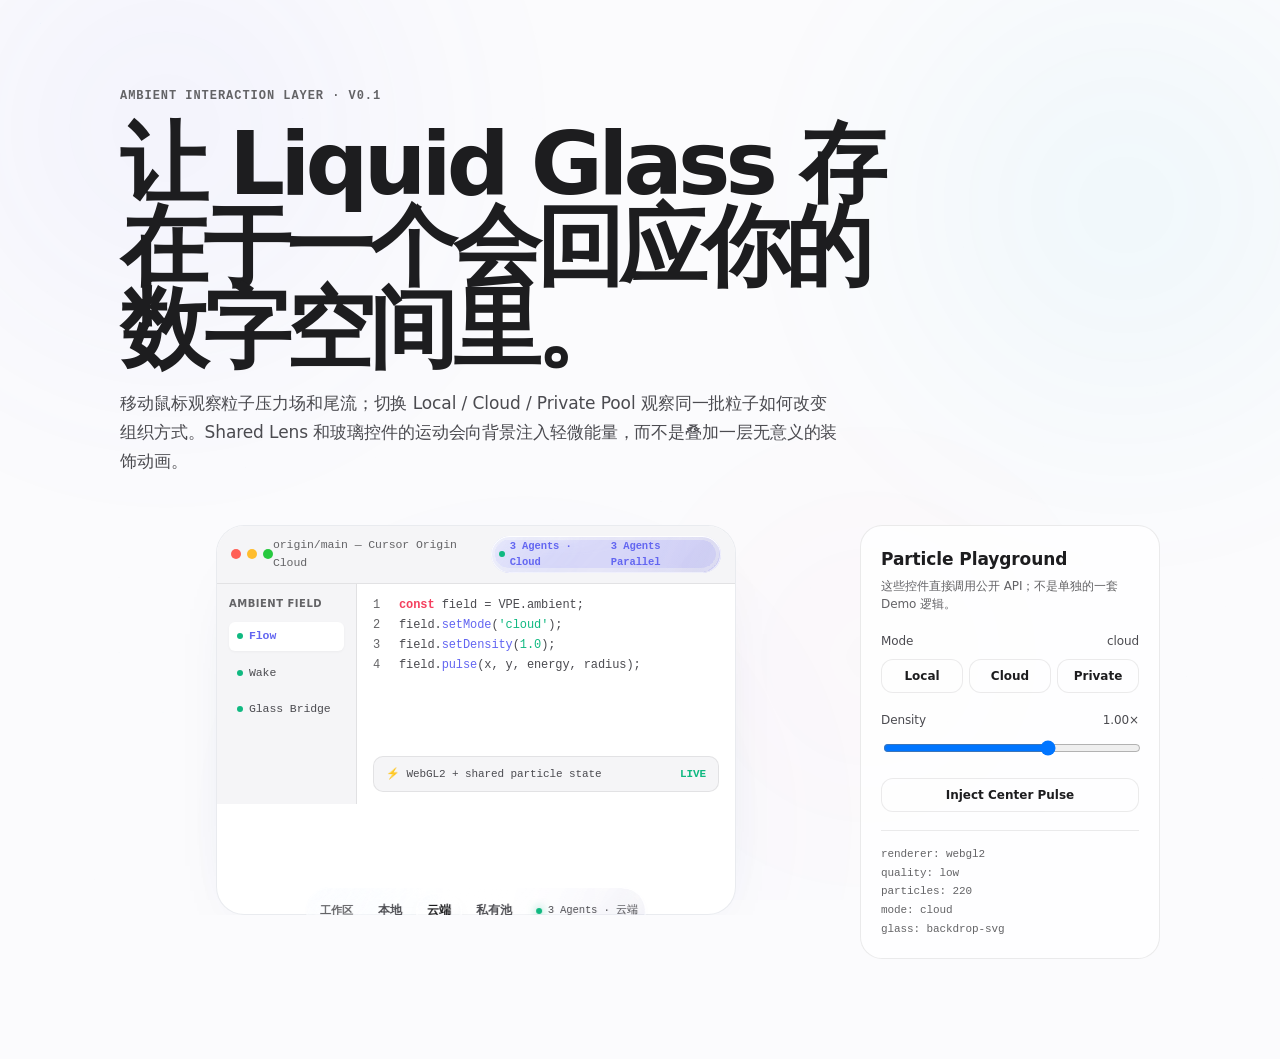
<file: ambient-particle-lab.html>
<!doctype html>
<html lang="zh-CN" data-theme="dark">
<head>
  <meta charset="utf-8" />
  <meta name="viewport" content="width=device-width,initial-scale=1" />
  <title>Ambient Particle Field Lab · Vanilla Product Experience</title>
  <link rel="stylesheet" href="assets/css/style.css?v=3.10.0" />
  <style>
    body { min-height: 100vh; }
    .ambient-lab { min-height: 100vh; padding: 88px 24px 100px; }
    .ambient-lab-inner { width: min(1040px,100%); margin: auto; }
    .ambient-lab-kicker { font: 650 12px/1.4 var(--font-mono); color: var(--text-tertiary); letter-spacing: .08em; text-transform: uppercase; }
    .ambient-lab h1 { max-width: 820px; margin: 18px 0; font-size: clamp(44px,7vw,88px); line-height: .94; letter-spacing: -.055em; }
    .ambient-lab-lead { max-width: 720px; color: var(--text-secondary); font-size: 17px; line-height: 1.72; }
    .ambient-lab-grid { display: grid; grid-template-columns: minmax(0,1fr) 300px; gap: 28px; align-items: start; margin-top: 48px; }
    .ambient-demo-window { min-height: 390px; border-radius: 30px; overflow: hidden; position: relative; }
    .ambient-demo-window .ide-window { height: 100%; min-height: 390px; }
    .ambient-panel { position: sticky; top: 24px; padding: 20px; border: 1px solid var(--separator); border-radius: 22px; background: rgba(12,15,25,.72); }
    [data-theme="light"] .ambient-panel { background: rgba(255,255,255,.78); }
    .ambient-panel h2 { margin: 0 0 4px; font-size: 17px; }
    .ambient-panel p { margin: 0 0 18px; color: var(--text-tertiary); font-size: 12px; line-height: 1.55; }
    .ambient-control { margin-top: 18px; }
    .ambient-control label { display: flex; justify-content: space-between; gap: 12px; margin-bottom: 8px; color: var(--text-secondary); font-size: 12px; }
    .ambient-control input { width: 100%; }
    .ambient-mode-row { display: grid; grid-template-columns: repeat(3,1fr); gap: 6px; }
    .ambient-mode-row button, .ambient-pulse-btn { border: 1px solid var(--separator); background: rgba(255,255,255,.05); color: var(--text-main); padding: 10px 9px; border-radius: 12px; cursor: pointer; font: 600 12px/1 var(--font-sans); }
    .ambient-mode-row button:hover, .ambient-pulse-btn:hover { background: rgba(255,255,255,.10); }
    .ambient-pulse-btn { width: 100%; margin-top: 14px; }
    .ambient-stats { margin-top: 18px; padding-top: 14px; border-top: 1px solid var(--separator); font: 500 11px/1.7 var(--font-mono); color: var(--text-tertiary); white-space: pre-line; }
    @media (max-width: 800px) { .ambient-lab-grid { grid-template-columns: 1fr; } .ambient-panel { position: relative; top: auto; } }
  </style>
</head>
<body>
  <div class="bg-blobs" aria-hidden="true">
    <div class="blob b1"></div><div class="blob b2"></div><div class="blob b3"></div><div class="blob b4"></div>
  </div>
  <div class="noise" aria-hidden="true"></div>

  <main class="ambient-lab">
    <div class="ambient-lab-inner">
      <div class="ambient-lab-kicker">Ambient Interaction Layer · v0.1</div>
      <h1>让 Liquid Glass 存在于一个会回应你的数字空间里。</h1>
      <p class="ambient-lab-lead">移动鼠标观察粒子压力场和尾流；切换 Local / Cloud / Private Pool 观察同一批粒子如何改变组织方式。Shared Lens 和玻璃控件的运动会向背景注入轻微能量，而不是叠加一层无意义的装饰动画。</p>

      <div class="ambient-lab-grid">
        <section class="ambient-demo-window hero-visual">
          <div class="ide-window">
            <div class="ide-titlebar">
              <div class="traffic-lights" aria-hidden="true"><span class="traffic-dot red"></span><span class="traffic-dot yellow"></span><span class="traffic-dot green"></span></div>
              <span class="ide-title">origin/main — Cursor Origin Cloud</span>
              <span class="ide-swarm-pill"><span class="agent-status-dot"></span> 3 Agents · Cloud</span>
            </div>
            <div class="ide-body">
              <div class="ide-sidebar">
                <div class="sidebar-label">Ambient Field</div>
                <div class="agent-item active"><span class="agent-status-dot"></span><span>Flow</span></div>
                <div class="agent-item"><span class="agent-status-dot"></span><span>Wake</span></div>
                <div class="agent-item"><span class="agent-status-dot"></span><span>Glass Bridge</span></div>
              </div>
              <div class="ide-editor">
                <div class="code-area">
                  <div class="code-line"><span class="code-num">1</span><span><span class="code-kw">const</span> field = VPE.ambient;</span></div>
                  <div class="code-line"><span class="code-num">2</span><span>field.<span class="code-fn">setMode</span>(<span class="code-str">'cloud'</span>);</span></div>
                  <div class="code-line"><span class="code-num">3</span><span>field.<span class="code-fn">setDensity</span>(<span class="code-str">1.0</span>);</span></div>
                  <div class="code-line"><span class="code-num">4</span><span>field.<span class="code-fn">pulse</span>(x, y, energy, radius);</span></div>
                </div>
                <div class="ide-sidecar-preview"><span>⚡ WebGL2 + shared particle state</span><strong style="color:var(--emerald);">LIVE</strong></div>
              </div>
            </div>
          </div>
        </section>

        <aside class="ambient-panel">
          <h2>Particle Playground</h2>
          <p>这些控件直接调用公开 API；不是单独的一套 Demo 逻辑。</p>

          <div class="ambient-control">
            <label><span>Mode</span><span id="modeOut">cloud</span></label>
            <div class="ambient-mode-row">
              <button type="button" data-mode="local">Local</button>
              <button type="button" data-mode="cloud">Cloud</button>
              <button type="button" data-mode="private">Private</button>
            </div>
          </div>

          <div class="ambient-control">
            <label for="density"><span>Density</span><output id="densityOut">1.00×</output></label>
            <input id="density" type="range" min="0.35" max="1.35" step="0.05" value="1" />
          </div>

          <button type="button" class="ambient-pulse-btn" id="pulseBtn">Inject Center Pulse</button>
          <div class="ambient-stats" id="ambientStats">booting…</div>
        </aside>
      </div>
    </div>
  </main>

  <script src="assets/js/main.js?v=3.10.0"></script>
  <script>
    (function () {
      const stats = document.getElementById('ambientStats');
      const modeOut = document.getElementById('modeOut');
      const density = document.getElementById('density');
      const densityOut = document.getElementById('densityOut');
      const ambient = () => window.VPE?.ambient || window.CursorAmbientField || null;

      function refreshStats() {
        const field = ambient();
        if (!field) return;
        stats.textContent = [
          `renderer: ${document.documentElement.dataset.ambientRenderer || 'unknown'}`,
          `quality: ${field.quality}`,
          `particles: ${field.count}`,
          `mode: ${field.mode}`,
          `glass: ${document.documentElement.dataset.lgRenderer || 'unknown'}`
        ].join('\n');
        modeOut.textContent = field.mode;
      }

      window.addEventListener('cursor:ambient-particles-ready', refreshStats);
      document.querySelectorAll('[data-mode]').forEach((button) => {
        button.addEventListener('click', () => {
          const field = ambient();
          field?.setMode(button.dataset.mode);
          field?.pulse(button, 0.55, 210);
          refreshStats();
        });
      });
      density.addEventListener('input', () => {
        const value = Number(density.value);
        densityOut.value = `${value.toFixed(2)}×`;
        ambient()?.setDensity(value);
        refreshStats();
      });
      document.getElementById('pulseBtn').addEventListener('click', () => {
        ambient()?.pulse(innerWidth * .5, innerHeight * .48, .95, 300);
      });
      setInterval(refreshStats, 1000);
    })();
  </script>
</body>
</html>
</file>
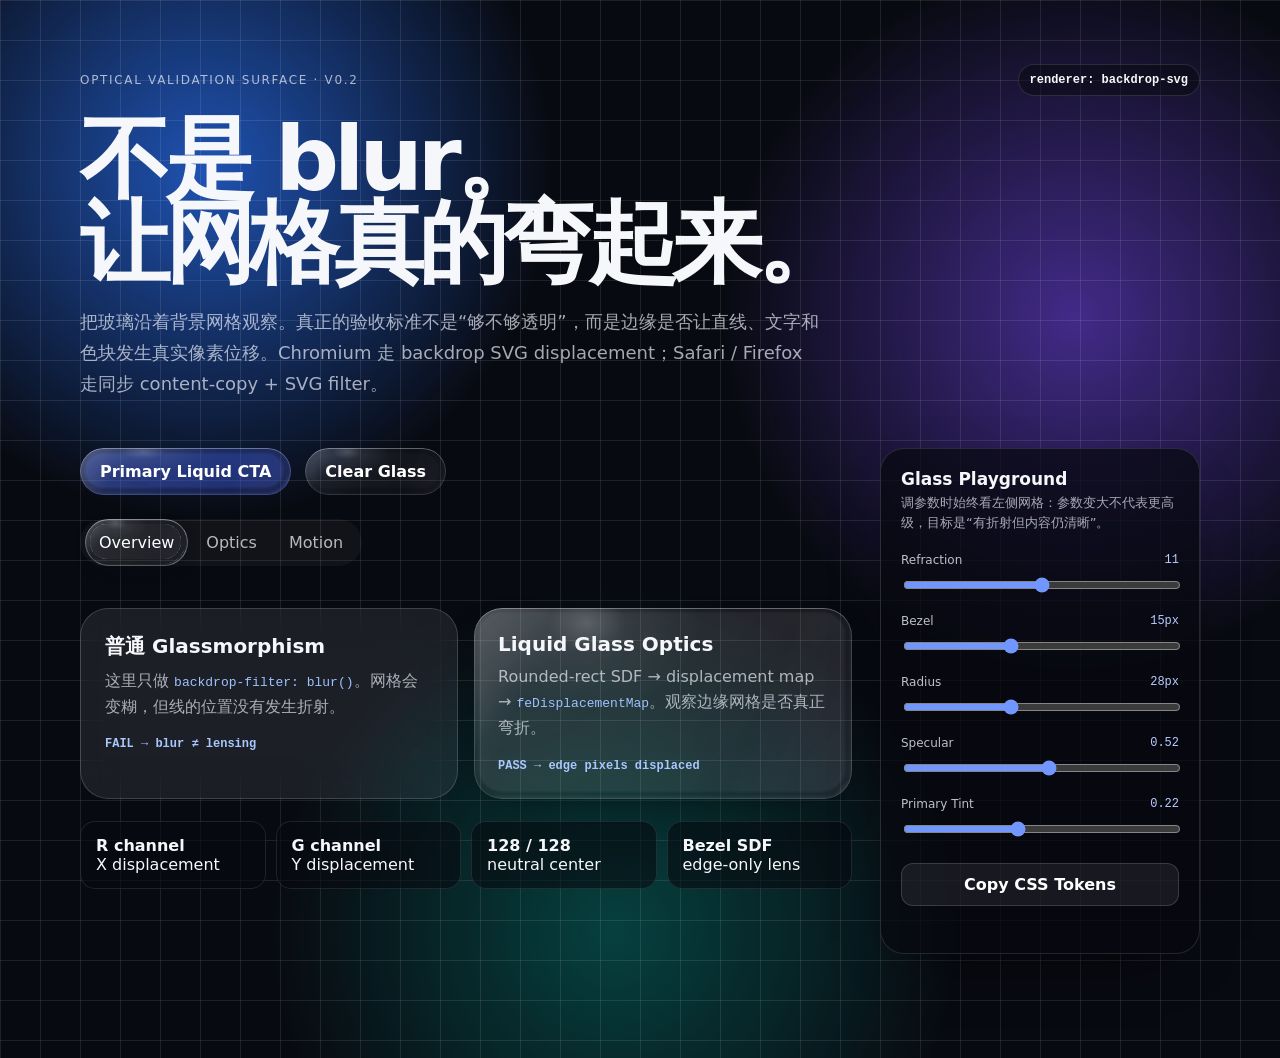
<file: liquid-glass-lab.html>
<!doctype html>
<html lang="zh-CN" data-theme="dark">
<head>
  <meta charset="utf-8" />
  <meta name="viewport" content="width=device-width,initial-scale=1" />
  <title>Liquid Glass Lab · Vanilla Product Experience</title>
  <link rel="stylesheet" href="assets/css/liquid-glass.css?v=0.1.0" />
  <link rel="stylesheet" href="assets/css/liquid-glass-v2.css?v=0.2.0" />
  <style>
    :root {
      color-scheme: dark;
      font-family: Inter, ui-sans-serif, system-ui, sans-serif;
      --bg-app: #080a11;
      --bg-subtle: #151925;
      --bg-surface: #111522;
      --text-main: #f6f7fb;
      --text-secondary: rgba(240,243,255,.68);
      --border-focus: #7ca9ff;
      --font-sans: Inter, ui-sans-serif, system-ui, sans-serif;
      --lab-tint-alpha: .22;
    }
    * { box-sizing: border-box; }
    body { margin: 0; min-height: 100vh; color: var(--text-main); background: var(--bg-app); }
    .scene {
      min-height: 100vh;
      padding: 64px 24px 104px;
      position: relative;
      overflow: hidden;
      background:
        linear-gradient(rgba(255,255,255,.095) 1px, transparent 1px),
        linear-gradient(90deg, rgba(255,255,255,.095) 1px, transparent 1px),
        radial-gradient(circle at 16% 16%, rgba(42,117,255,.68), transparent 25%),
        radial-gradient(circle at 84% 30%, rgba(123,75,255,.50), transparent 27%),
        radial-gradient(circle at 48% 88%, rgba(0,206,181,.28), transparent 30%),
        #080a11;
      background-size: 40px 40px, 40px 40px, auto, auto, auto, auto;
    }
    .wrap { width: min(1120px, 100%); margin: auto; }
    .topline { display: flex; justify-content: space-between; align-items: center; gap: 16px; }
    .eyebrow { letter-spacing: .14em; text-transform: uppercase; font-size: 12px; opacity: .68; }
    .renderer-badge { font: 600 12px/1.2 ui-monospace, SFMono-Regular, Menlo, monospace; padding: 8px 11px; border: 1px solid rgba(255,255,255,.12); border-radius: 999px; background: rgba(6,8,15,.5); }
    h1 { font-size: clamp(44px, 7vw, 92px); line-height: .93; letter-spacing: -.06em; max-width: 880px; margin: 22px 0; }
    .lead { max-width: 740px; font-size: 18px; line-height: 1.72; color: var(--text-secondary); }
    .lab-grid { display: grid; grid-template-columns: minmax(0,1fr) 320px; gap: 28px; align-items: start; margin-top: 48px; }
    .stage { min-width: 0; }
    .glass-row { display: flex; flex-wrap: wrap; gap: 14px; }
    .demo-button { border: 0; color: white; padding: 14px 20px; font: inherit; font-weight: 650; cursor: pointer; --lg-radius: 999px; }
    .demo-button[data-liquid-glass="tinted"].lg-surface { background: rgba(74,105,255,var(--lab-tint-alpha)) !important; }
    .segment { margin-top: 24px; display: inline-flex; gap: 4px; padding: 5px; border-radius: 999px; background: rgba(255,255,255,.035); }
    .segment button { border: 0; background: transparent; color: rgba(255,255,255,.7); padding: 9px 14px; border-radius: 999px; cursor: pointer; font: inherit; }
    .segment button.is-active { color: white; }
    .comparison { display: grid; grid-template-columns: repeat(2,minmax(0,1fr)); gap: 16px; margin-top: 42px; }
    .comparison-card { min-height: 188px; padding: 24px; border-radius: 28px; position: relative; }
    .comparison-card h2 { margin: 0 0 8px; font-size: 20px; }
    .comparison-card p { margin: 0; color: var(--text-secondary); line-height: 1.6; }
    .fake-blur { background: rgba(255,255,255,.08); border: 1px solid rgba(255,255,255,.16); backdrop-filter: blur(18px) saturate(1.2); -webkit-backdrop-filter: blur(18px) saturate(1.2); }
    .real-glass { --lg-radius: 28px; }
    .checkline { margin-top: 16px; font: 600 12px/1.5 ui-monospace, SFMono-Regular, Menlo, monospace; color: #a9c8ff; }
    .legend { margin-top: 22px; display: grid; grid-template-columns: repeat(4,minmax(0,1fr)); gap: 10px; }
    .legend div { padding: 14px 15px; border: 1px solid rgba(255,255,255,.10); border-radius: 15px; background: rgba(8,10,17,.58); }
    code { color: #9dc2ff; }
    .panel { position: sticky; top: 24px; padding: 20px; border: 1px solid rgba(255,255,255,.12); border-radius: 24px; background: rgba(7,9,16,.72); box-shadow: 0 22px 60px -35px rgba(0,0,0,.9); }
    .panel h2 { margin: 0 0 4px; font-size: 17px; }
    .panel-intro { margin: 0 0 20px; color: var(--text-secondary); font-size: 13px; line-height: 1.55; }
    .control { margin-top: 17px; }
    .control label { display: flex; justify-content: space-between; gap: 12px; margin-bottom: 8px; font-size: 12px; color: rgba(240,243,255,.78); }
    .control output { color: #b9ceff; font-family: ui-monospace, SFMono-Regular, Menlo, monospace; }
    .control input[type="range"] { width: 100%; accent-color: #7197ff; }
    .copy-btn { width: 100%; margin-top: 22px; padding: 11px 14px; border: 1px solid rgba(255,255,255,.15); border-radius: 12px; background: rgba(255,255,255,.07); color: white; font: inherit; font-weight: 650; cursor: pointer; }
    .copy-btn:hover { background: rgba(255,255,255,.11); }
    .status { min-height: 18px; margin-top: 9px; font-size: 11px; color: #85d7bd; }
    @media (max-width: 820px) { .lab-grid { grid-template-columns: 1fr; } .panel { position: relative; top: auto; } }
    @media (max-width: 620px) { .comparison { grid-template-columns: 1fr; } .legend { grid-template-columns: repeat(2,minmax(0,1fr)); } }
  </style>
</head>
<body>
  <main class="scene">
    <div class="wrap">
      <div class="topline">
        <div class="eyebrow">Optical validation surface · v0.2</div>
        <div class="renderer-badge" id="rendererBadge">renderer: booting…</div>
      </div>
      <h1>不是 blur。<br />让网格真的弯起来。</h1>
      <p class="lead">把玻璃沿着背景网格观察。真正的验收标准不是“够不够透明”，而是边缘是否让直线、文字和色块发生真实像素位移。Chromium 走 backdrop SVG displacement；Safari / Firefox 走同步 content-copy + SVG filter。</p>

      <div class="lab-grid">
        <section class="stage">
          <div class="glass-row">
            <button class="demo-button" data-liquid-glass="tinted" data-lg-copy-backdrop="true" data-lg-strength="13">Primary Liquid CTA</button>
            <button class="demo-button" data-liquid-glass="clear" data-lg-copy-backdrop="true" data-lg-strength="10">Clear Glass</button>
          </div>

          <div class="segment" data-lg-segmented>
            <button class="is-active" aria-pressed="true">Overview</button>
            <button aria-pressed="false">Optics</button>
            <button aria-pressed="false">Motion</button>
          </div>

          <div class="comparison">
            <article class="comparison-card fake-blur">
              <h2>普通 Glassmorphism</h2>
              <p>这里只做 <code>backdrop-filter: blur()</code>。网格会变糊，但线的位置没有发生折射。</p>
              <div class="checkline">FAIL → blur ≠ lensing</div>
            </article>
            <article class="comparison-card real-glass" data-liquid-glass="regular" data-lg-copy-backdrop="true" data-lg-strength="11">
              <h2>Liquid Glass Optics</h2>
              <p>Rounded-rect SDF → displacement map → <code>feDisplacementMap</code>。观察边缘网格是否真正弯折。</p>
              <div class="checkline">PASS → edge pixels displaced</div>
            </article>
          </div>

          <div class="legend">
            <div><strong>R channel</strong><br />X displacement</div>
            <div><strong>G channel</strong><br />Y displacement</div>
            <div><strong>128 / 128</strong><br />neutral center</div>
            <div><strong>Bezel SDF</strong><br />edge-only lens</div>
          </div>
        </section>

        <aside class="panel" aria-label="Liquid Glass 参数面板">
          <h2>Glass Playground</h2>
          <p class="panel-intro">调参数时始终看左侧网格：参数变大不代表更高级，目标是“有折射但内容仍清晰”。</p>

          <div class="control">
            <label for="strengthControl"><span>Refraction</span><output id="strengthOutput">11</output></label>
            <input id="strengthControl" type="range" min="2" max="20" step="1" value="11" />
          </div>
          <div class="control">
            <label for="bezelControl"><span>Bezel</span><output id="bezelOutput">15px</output></label>
            <input id="bezelControl" type="range" min="7" max="28" step="1" value="15" />
          </div>
          <div class="control">
            <label for="radiusControl"><span>Radius</span><output id="radiusOutput">28px</output></label>
            <input id="radiusControl" type="range" min="12" max="54" step="1" value="28" />
          </div>
          <div class="control">
            <label for="specularControl"><span>Specular</span><output id="specularOutput">0.52</output></label>
            <input id="specularControl" type="range" min="0.10" max="0.90" step="0.02" value="0.52" />
          </div>
          <div class="control">
            <label for="tintControl"><span>Primary Tint</span><output id="tintOutput">0.22</output></label>
            <input id="tintControl" type="range" min="0.04" max="0.48" step="0.02" value="0.22" />
          </div>

          <button class="copy-btn" id="copyTokens" type="button">Copy CSS Tokens</button>
          <div class="status" id="copyStatus" role="status"></div>
        </aside>
      </div>
    </div>
  </main>

  <script src="assets/js/liquid-glass.js?v=0.1.1"></script>
  <script src="assets/js/liquid-glass-v2.js?v=0.2.1"></script>
  <script>
    (function () {
      const root = document.documentElement;
      const glass = () => Array.from(document.querySelectorAll('[data-liquid-glass]'));
      const rendererBadge = document.getElementById('rendererBadge');

      function refresh() {
        glass().forEach((el) => window.CursorLiquidGlass?.refresh(el));
        requestAnimationFrame(() => window.CursorLiquidGlassV2?.syncContentCopies());
      }

      function bindRange(id, outputId, onValue, format) {
        const input = document.getElementById(id);
        const output = document.getElementById(outputId);
        input.addEventListener('input', () => {
          const value = Number(input.value);
          output.value = format ? format(value) : String(value);
          onValue(value);
        });
      }

      window.addEventListener('cursor:liquid-glass-v2-ready', (event) => {
        rendererBadge.textContent = `renderer: ${event.detail.renderer}`;
      });

      document.querySelectorAll('[data-lg-segmented] button').forEach((button) => {
        button.addEventListener('click', () => {
          button.parentElement.querySelectorAll('button').forEach((item) => {
            const active = item === button;
            item.classList.toggle('is-active', active);
            item.setAttribute('aria-pressed', String(active));
          });
        });
      });

      bindRange('strengthControl', 'strengthOutput', (value) => {
        glass().forEach((el) => { el.dataset.lgStrength = String(value); });
        refresh();
      });
      bindRange('bezelControl', 'bezelOutput', (value) => {
        root.style.setProperty('--lg-bezel', `${value}px`);
        refresh();
      }, (value) => `${value}px`);
      bindRange('radiusControl', 'radiusOutput', (value) => {
        glass().forEach((el) => { if (!el.classList.contains('demo-button')) el.style.borderRadius = `${value}px`; });
        refresh();
      }, (value) => `${value}px`);
      bindRange('specularControl', 'specularOutput', (value) => {
        root.style.setProperty('--lg-specular-alpha', value.toFixed(2));
      }, (value) => value.toFixed(2));
      bindRange('tintControl', 'tintOutput', (value) => {
        root.style.setProperty('--lab-tint-alpha', value.toFixed(2));
      }, (value) => value.toFixed(2));

      document.getElementById('copyTokens').addEventListener('click', async () => {
        const values = {
          bezel: document.getElementById('bezelControl').value,
          specular: document.getElementById('specularControl').value,
          tint: document.getElementById('tintControl').value,
          strength: document.getElementById('strengthControl').value
        };
        const text = `:root {\n  --lg-bezel: ${values.bezel}px;\n  --lg-specular-alpha: ${Number(values.specular).toFixed(2)};\n  --lg-primary-tint: rgba(74, 105, 255, ${Number(values.tint).toFixed(2)});\n}\n\n<!-- surface -->\n<div data-liquid-glass="regular" data-lg-strength="${values.strength}">…</div>`;
        try {
          await navigator.clipboard.writeText(text);
          document.getElementById('copyStatus').textContent = 'Copied.';
        } catch (error) {
          document.getElementById('copyStatus').textContent = 'Clipboard unavailable — copy from DevTools.';
        }
      });

      if (root.classList.contains('lg-v2-ready')) {
        rendererBadge.textContent = `renderer: ${root.dataset.lgRenderer || 'unknown'}`;
      }
    })();
  </script>
</body>
</html>
</file>
<file: assets/css/style.css>
/*
 * Vanilla Product Experience v1.0.0 stylesheet entrypoint.
 *
 * The production template stylesheet is preserved in style-base.css.
 * Enhancement layers are removable and ordered by responsibility:
 *   1) Liquid Glass optical primitives
 *   2) cross-browser refraction renderer
 *   3) visible Liquid Glass product components
 *   4) Ambient Particle Interaction Field beneath the functional layer
 *   5) Site Motion choreography coordinating the entire experience
 *   6) Product UI / Art Direction layer for IA, brand, proof, media & conversion
 *   7) Cross-layer experience integration and responsive hardening
 */
@import url("./style-base.css?v=3.10.0");
@import url("./liquid-glass.css?v=0.1.2");
@import url("./liquid-glass-v2.css?v=0.2.0");
@import url("./liquid-glass-components.css?v=0.3.0");
@import url("./ambient-particles.css?v=0.1.0");
@import url("./site-motion.css?v=0.1.0");
@import url("./product-ui.css?v=0.1.0");
@import url("./product-ui-media.css?v=0.1.0");
@import url("./experience-integration.css?v=1.0.0");

/* Navigation capacity / browser-zoom resilience.
   English labels are materially wider than Chinese labels. Keep the language
   switcher as a non-negotiable control: expand the desktop rail, progressively
   remove non-essential runtime status, then enter Mobile Island before the
   navigation can push the language control beyond the viewport. */
@media (min-width: 1121px) {
  .island {
    width: min(1160px, calc(100% - 32px));
  }
}

@media (min-width: 1121px) and (max-width: 1240px) {
  .island-nav a {
    padding-inline: 8px;
    font-size: 12.5px;
  }

  .island-status > .is-dot,
  .island-status > span:not(.is-dot) {
    display: none !important;
  }

  .island-status {
    gap: 6px !important;
    flex-shrink: 0 !important;
  }

  .island-search-btn {
    padding-inline: 8px;
  }

  .lang-badge {
    display: inline-flex !important;
    flex-shrink: 0 !important;
  }
}

@media (max-width: 1120px) {
  .island {
    width: calc(100% - 24px) !important;
    padding-inline: 10px !important;
  }

  .island-inner {
    gap: 8px !important;
  }

  .island-nav {
    display: none !important;
  }

  .product-mobile-menu-btn {
    display: inline-flex !important;
  }

  .island-status > span:not(.is-dot),
  .island-status > .is-dot {
    display: none !important;
  }

  .island-status {
    gap: 5px !important;
    flex-shrink: 0 !important;
  }

  .island-search-btn {
    width: 34px;
    height: 34px;
    padding: 0 !important;
    justify-content: center;
  }

  .island-search-btn > span,
  .island-search-btn > kbd {
    display: none !important;
  }

  .lang-badge {
    display: inline-flex !important;
    flex-shrink: 0 !important;
  }
}

/* iOS can keep :hover sticky after a tap; do not let the generic touch rule
   erase the desktop centering transform of the Hero glass controller. */
html[data-lg-device="touch"] .lg-hero-controller.lg-surface:hover {
  transform: translateX(-50%);
}

@media (max-width: 760px) {
  html[data-lg-device="touch"] .lg-hero-controller.lg-surface:hover {
    transform: none;
  }
}
</file>
<file: assets/css/liquid-glass.css>
/**
 * Cursor Liquid Glass Design System v0.1.2
 * --------------------------------------
 * Optical material layer inspired by Apple's Liquid Glass principles:
 * edge lensing, displacement refraction, directional specular response,
 * adaptive tint and interruptible spring-driven shared lenses.
 *
 * This file deliberately does NOT implement "glass" as blur alone.
 */

:root {
  --lg-ior: 1.48;
  --lg-refraction: 9px;
  --lg-refraction-strong: 13px;
  --lg-bezel: 15px;
  --lg-blur-clear: 0.45px;
  --lg-blur-regular: 1.1px;
  --lg-saturation: 1.18;
  --lg-light-x: 28%;
  --lg-light-y: 12%;
  --lg-light-angle: 132deg;
  --lg-rim-alpha: 0.44;
  --lg-specular-alpha: 0.52;
  --lg-shadow-alpha: 0.24;
  --lg-shadow-y: 18px;
  --lg-shadow-blur: 52px;
  --lg-material-light: rgba(255, 255, 255, 0.16);
  --lg-material-dark: rgba(12, 15, 25, 0.22);
  --lg-primary-tint: rgba(46, 115, 255, 0.28);
  --lg-primary-tint-strong: rgba(69, 91, 255, 0.38);
  --lg-spring-duration: 420ms;
}

[data-theme="dark"] {
  --lg-rim-alpha: 0.32;
  --lg-specular-alpha: 0.46;
  --lg-shadow-alpha: 0.42;
}

/* --------------------------------------------------------------------------
   Optical layer primitives
   -------------------------------------------------------------------------- */

.lg-surface.lg-positioned {
  position: relative;
}

.lg-surface {
  --lg-local-light-x: 30%;
  --lg-local-light-y: 8%;
  isolation: isolate;
  overflow: hidden;
  -webkit-tap-highlight-color: transparent;
}

.lg-surface > :not(.lg-optics) {
  position: relative;
  z-index: 4;
}

.lg-optics {
  position: absolute;
  pointer-events: none;
  border-radius: inherit;
}

.lg-refract {
  inset: -2px;
  z-index: 0;
  overflow: hidden;
  transform: translateZ(0);
  will-change: backdrop-filter, -webkit-backdrop-filter;
}

.lg-material {
  inset: 0;
  z-index: 1;
  background:
    linear-gradient(
      var(--lg-light-angle),
      rgba(255, 255, 255, 0.16) 0%,
      rgba(255, 255, 255, 0.035) 24%,
      rgba(255, 255, 255, 0.015) 56%,
      rgba(7, 10, 20, 0.09) 100%
    );
  box-shadow:
    inset 0 0 0 1px rgba(255, 255, 255, calc(var(--lg-rim-alpha) * 0.42)),
    inset 0 1px 0 rgba(255, 255, 255, calc(var(--lg-rim-alpha) * 0.76)),
    inset 0 -1px 0 rgba(0, 0, 0, 0.12);
}

[data-theme="light"] .lg-material {
  background:
    linear-gradient(
      var(--lg-light-angle),
      rgba(255, 255, 255, 0.42) 0%,
      rgba(255, 255, 255, 0.12) 30%,
      rgba(255, 255, 255, 0.055) 63%,
      rgba(90, 105, 140, 0.06) 100%
    );
  box-shadow:
    inset 0 0 0 1px rgba(255, 255, 255, 0.64),
    inset 0 1px 0 rgba(255, 255, 255, 0.92),
    inset 0 -1px 0 rgba(30, 45, 80, 0.08);
}

.lg-specular {
  inset: 0;
  z-index: 2;
  opacity: 0.82;
  background:
    radial-gradient(
      78% 120% at var(--lg-local-light-x) var(--lg-local-light-y),
      rgba(255, 255, 255, calc(var(--lg-specular-alpha) * 0.92)) 0%,
      rgba(255, 255, 255, calc(var(--lg-specular-alpha) * 0.24)) 13%,
      transparent 38%
    ),
    linear-gradient(
      112deg,
      rgba(255, 255, 255, calc(var(--lg-specular-alpha) * 0.38)) 0%,
      transparent 18%,
      transparent 72%,
      rgba(255, 255, 255, calc(var(--lg-specular-alpha) * 0.15)) 100%
    );
  mix-blend-mode: screen;
  transition: opacity 180ms ease;
}

.lg-refract-fallback {
  position: absolute;
  inset: -18%;
  border-radius: inherit;
  opacity: 0.12;
  background:
    radial-gradient(circle at 20% 16%, rgba(113, 174, 255, 0.54), transparent 32%),
    radial-gradient(circle at 82% 76%, rgba(148, 109, 255, 0.34), transparent 36%),
    linear-gradient(118deg, rgba(255, 255, 255, 0.42), transparent 28% 72%, rgba(255, 255, 255, 0.18));
  transform: scale(1.12);
  will-change: filter;
}

[data-lg-renderer="backdrop-svg"] .lg-refract-fallback {
  opacity: 0.035;
}

[data-lg-renderer="svg-local"] .lg-refract {
  -webkit-backdrop-filter: none !important;
  backdrop-filter: none !important;
}

[data-lg-renderer="svg-local"] .lg-refract-fallback {
  opacity: 0.34;
}

.lg-surface.lg-interactive {
  transition:
    scale 130ms cubic-bezier(0.2, 0.8, 0.2, 1),
    filter 180ms ease,
    box-shadow 220ms ease;
}

.lg-surface.lg-interactive:hover .lg-specular {
  opacity: 1;
}

.lg-surface.lg-interactive.lg-pressed {
  scale: 0.985;
}

.lg-surface.lg-interactive.lg-pressed .lg-specular {
  opacity: 1;
}

/* --------------------------------------------------------------------------
   Floating island: functional glass, not frosted-card glassmorphism
   -------------------------------------------------------------------------- */

.island.lg-surface {
  background: rgba(248, 250, 255, 0.085) !important;
  -webkit-backdrop-filter: none !important;
  backdrop-filter: none !important;
  border: 0 !important;
  box-shadow:
    0 var(--lg-shadow-y) var(--lg-shadow-blur) -18px rgba(10, 15, 32, var(--lg-shadow-alpha)),
    0 3px 14px -7px rgba(0, 0, 0, 0.24) !important;
}

[data-theme="dark"] .island.lg-surface {
  background: rgba(10, 13, 22, 0.16) !important;
  box-shadow:
    0 20px 58px -19px rgba(0, 0, 0, 0.72),
    0 4px 18px -8px rgba(0, 0, 0, 0.56) !important;
}

.island.lg-surface .lg-material {
  background:
    linear-gradient(118deg, rgba(255, 255, 255, 0.18), transparent 23% 69%, rgba(255, 255, 255, 0.045)),
    rgba(255, 255, 255, 0.055);
}

[data-theme="dark"] .island.lg-surface .lg-material {
  background:
    linear-gradient(118deg, rgba(255, 255, 255, 0.13), transparent 24% 68%, rgba(117, 131, 255, 0.035)),
    rgba(12, 15, 25, 0.10);
}

.island::after {
  content: "";
  position: absolute;
  left: 9%;
  right: 9%;
  bottom: -18px;
  height: 22px;
  border-radius: 0 0 999px 999px;
  pointer-events: none;
  background: linear-gradient(to bottom, rgba(6, 9, 18, 0.13), transparent 82%);
  filter: blur(9px);
  opacity: 0.54;
  z-index: -2;
}

[data-theme="light"] .island::after {
  background: linear-gradient(to bottom, rgba(65, 82, 120, 0.08), transparent 82%);
}

/* --------------------------------------------------------------------------
   Shared liquid lens — one material moves; buttons themselves stay content.
   -------------------------------------------------------------------------- */

.island-nav,
.feature-tabs,
[data-lg-segmented] {
  position: relative;
  isolation: isolate;
}

.island-nav > a,
.feature-tabs > .tab-btn,
[data-lg-segmented] > button,
[data-lg-segmented] > [role="tab"] {
  position: relative;
  z-index: 4;
}

.island-nav a:hover,
.island-nav a.is-active,
.feature-tabs .tab-btn:hover,
.feature-tabs .tab-btn.is-active {
  background: transparent !important;
}

.lg-shared-lens {
  position: absolute;
  left: 0;
  top: 0;
  z-index: 1;
  height: 100%;
  width: 1px;
  border-radius: 999px;
  pointer-events: none;
  overflow: hidden;
  background: rgba(255, 255, 255, 0.035);
  box-shadow:
    0 6px 17px -9px rgba(10, 13, 30, 0.54),
    inset 0 0 0 1px rgba(255, 255, 255, 0.17);
  will-change: transform, width;
}

[data-theme="light"] .lg-shared-lens {
  background: rgba(255, 255, 255, 0.22);
  box-shadow:
    0 7px 18px -11px rgba(40, 55, 90, 0.28),
    inset 0 0 0 1px rgba(255, 255, 255, 0.68);
}

.feature-tabs.lg-has-shared-lens {
  overflow: hidden;
  border-color: rgba(255, 255, 255, 0.08) !important;
  background: rgba(255, 255, 255, 0.025) !important;
}

[data-theme="light"] .feature-tabs.lg-has-shared-lens {
  background: rgba(255, 255, 255, 0.34) !important;
  border-color: rgba(70, 86, 120, 0.08) !important;
}

/* --------------------------------------------------------------------------
   Buttons: clear/regular functional glass with restrained tint.
   -------------------------------------------------------------------------- */

.btn.lg-surface,
a.btn.lg-surface,
.island-search-btn.lg-surface,
.lang-badge.lg-surface {
  -webkit-backdrop-filter: none !important;
  backdrop-filter: none !important;
}

.btn-primary.lg-surface,
.btn-p.lg-surface {
  background: linear-gradient(135deg, var(--lg-primary-tint), var(--lg-primary-tint-strong)) !important;
  border-color: transparent !important;
  filter: saturate(1.05);
  box-shadow:
    0 13px 34px -17px rgba(44, 90, 255, 0.72),
    0 4px 13px -8px rgba(48, 91, 255, 0.56) !important;
}

.btn-primary.lg-surface:hover,
.btn-p.lg-surface:hover {
  transform: translateY(-1px);
  filter: saturate(1.1) brightness(1.045);
}

.btn-secondary.lg-surface,
.btn-g.lg-surface,
.island-search-btn.lg-surface,
.lang-badge.lg-surface {
  background: rgba(255, 255, 255, 0.035) !important;
  border-color: transparent !important;
  box-shadow: 0 9px 26px -19px rgba(0, 0, 0, 0.62) !important;
}

[data-theme="light"] .btn-secondary.lg-surface,
[data-theme="light"] .btn-g.lg-surface,
[data-theme="light"] .island-search-btn.lg-surface,
[data-theme="light"] .lang-badge.lg-surface {
  background: rgba(255, 255, 255, 0.20) !important;
}

.btn.lg-surface:hover,
.island-search-btn.lg-surface:hover,
.lang-badge.lg-surface:hover {
  border-color: transparent !important;
}

.ide-swarm-pill.lg-surface,
.pricing-badge.lg-surface,
.theme-toggle.lg-surface,
.back-to-top.lg-surface {
  -webkit-backdrop-filter: none !important;
  backdrop-filter: none !important;
  border-color: transparent !important;
}

/* --------------------------------------------------------------------------
   Command palette: glass popover with shape/scale energy.
   -------------------------------------------------------------------------- */

.cmd-palette-modal.lg-surface {
  -webkit-backdrop-filter: none !important;
  backdrop-filter: none !important;
  background: rgba(12, 15, 25, 0.20) !important;
  border-color: transparent !important;
  box-shadow:
    0 34px 90px -26px rgba(0, 0, 0, 0.74),
    0 9px 26px -16px rgba(0, 0, 0, 0.54) !important;
  transform-origin: 78% 0%;
  scale: 0.94;
  translate: 0 -10px;
  opacity: 0;
  transition:
    scale 360ms cubic-bezier(0.16, 1, 0.3, 1),
    translate 360ms cubic-bezier(0.16, 1, 0.3, 1),
    opacity 180ms ease;
}

[data-theme="light"] .cmd-palette-modal.lg-surface {
  background: rgba(250, 252, 255, 0.25) !important;
  box-shadow:
    0 32px 82px -30px rgba(34, 48, 82, 0.34),
    0 8px 24px -17px rgba(40, 55, 90, 0.24) !important;
}

.cmd-palette-backdrop.is-open .cmd-palette-modal.lg-surface {
  scale: 1;
  translate: 0 0;
  opacity: 1;
}

/* --------------------------------------------------------------------------
   Declarative demo/template components.
   -------------------------------------------------------------------------- */

[data-liquid-glass].lg-surface {
  border-radius: var(--lg-radius, 24px);
  background: rgba(255, 255, 255, 0.055);
  box-shadow: 0 18px 46px -24px rgba(0, 0, 0, 0.52);
}

[data-liquid-glass="clear"].lg-surface {
  background: rgba(255, 255, 255, 0.025);
}

[data-liquid-glass="tinted"].lg-surface {
  background: linear-gradient(135deg, rgba(46, 115, 255, 0.21), rgba(99, 102, 241, 0.19));
}

/* --------------------------------------------------------------------------
   Accessibility and quality gates.
   -------------------------------------------------------------------------- */

html[data-lg-quality="low"] .lg-specular {
  opacity: 0.54;
}

html[data-lg-quality="low"] .lg-refract-fallback {
  opacity: 0.08;
}

@media (prefers-reduced-motion: reduce) {
  .lg-surface,
  .lg-shared-lens,
  .cmd-palette-modal.lg-surface {
    transition-duration: 0.01ms !important;
    animation-duration: 0.01ms !important;
    animation-iteration-count: 1 !important;
  }

  .lg-surface.lg-interactive.lg-pressed {
    scale: 1;
  }
}

@media (prefers-reduced-transparency: reduce) {
  .lg-refract,
  .lg-refract-fallback,
  .lg-specular {
    display: none !important;
  }

  .lg-material {
    background: rgba(27, 30, 41, 0.96) !important;
  }

  [data-theme="light"] .lg-material {
    background: rgba(250, 251, 253, 0.97) !important;
  }
}

@media (max-width: 640px) {
  :root {
    --lg-refraction: 7px;
    --lg-refraction-strong: 9px;
    --lg-bezel: 12px;
  }

  .island.lg-surface {
    box-shadow: 0 14px 40px -20px rgba(0, 0, 0, 0.58) !important;
  }

  .lg-specular {
    opacity: 0.66;
  }
}
</file>
<file: assets/css/liquid-glass-v2.css>
/**
 * Cursor Liquid Glass v0.2
 * Content-copy refraction, shared-geometry palette morph and liquid range input.
 */

/* --------------------------------------------------------------------------
   Safari / Firefox content-copy renderer
   -------------------------------------------------------------------------- */

.lg-content-copy {
  position: absolute;
  inset: 0;
  z-index: 0;
  display: block;
  overflow: hidden;
  border-radius: inherit;
  pointer-events: none;
  transform: translateZ(0);
  transform-origin: 0 0;
  will-change: filter;
}

.lg-content-copy-world {
  position: absolute;
  left: 0;
  top: 0;
  display: block;
  min-width: 100vw;
  min-height: 100vh;
  overflow: hidden;
  pointer-events: none !important;
  user-select: none !important;
  transform-origin: 0 0;
  will-change: transform;
  background: var(--bg-app, #08090e);
  color: var(--text-main, #f5f5f7);
  font-family: var(--font-sans, Inter, system-ui, sans-serif);
}

.lg-content-copy-world > .lg-content-copy-main,
.lg-content-copy-world > .lg-content-copy-footer,
.lg-content-copy-world > .lg-content-copy-local-source {
  position: relative;
  z-index: 2;
  pointer-events: none !important;
}

.lg-content-copy-world > .lg-content-copy-local-source {
  position: absolute !important;
  margin: 0 !important;
  transform: none !important;
  opacity: 1 !important;
  visibility: visible !important;
}

.lg-content-copy-world .lg-mirror-bg {
  position: absolute !important;
  inset: auto !important;
  z-index: 0 !important;
  overflow: hidden !important;
  pointer-events: none !important;
}

.lg-content-copy-world .lg-mirror-bg .blob {
  animation: none !important;
}

.lg-content-copy-world .animate-on-scroll,
.lg-content-copy-world .bento-card,
.lg-content-copy-world .feature-card,
.lg-content-copy-world .pricing-card,
.lg-content-copy-world .timeline-item {
  opacity: 1 !important;
  visibility: visible !important;
  transform: none !important;
}

.lg-content-copy-world .feature-card.is-hidden {
  display: block !important;
  opacity: 1 !important;
}

[data-lg-renderer="content-copy-svg"] > .lg-refract > .lg-refract-fallback,
.lg-content-copy-ready > .lg-refract > .lg-refract-fallback {
  opacity: 0 !important;
}

.lg-content-copy-ready > .lg-refract {
  overflow: hidden;
}

/* --------------------------------------------------------------------------
   Shared-geometry Search -> Command Palette morph
   -------------------------------------------------------------------------- */

.cmd-palette-modal.lg-surface {
  scale: 1 !important;
  translate: 0 0 !important;
  transform: none;
  transition:
    opacity 150ms ease,
    box-shadow 220ms ease !important;
}

.cmd-palette-backdrop.is-open .cmd-palette-modal.lg-surface {
  scale: 1 !important;
  translate: 0 0 !important;
}

.cmd-palette-modal.lg-morph-energy .lg-specular {
  opacity: 1 !important;
  filter: brightness(1.14) saturate(1.08);
}

.cmd-palette-modal.lg-morph-energy .lg-material {
  box-shadow:
    inset 0 0 0 1px rgba(255, 255, 255, 0.22),
    inset 0 1px 0 rgba(255, 255, 255, 0.42),
    inset 0 -1px 0 rgba(0, 0, 0, 0.11),
    0 0 42px -24px rgba(104, 126, 255, 0.36);
}

.lg-morph-source-hidden {
  opacity: 0 !important;
  transition: opacity 70ms linear !important;
}

.cmd-palette-backdrop.lg-palette-closing {
  opacity: 1 !important;
  visibility: visible !important;
  pointer-events: none;
}

.cmd-palette-backdrop.lg-palette-opening .cmd-palette-modal,
.cmd-palette-backdrop.lg-palette-closing .cmd-palette-modal {
  will-change: transform, border-radius, opacity;
}

@media (prefers-reduced-motion: reduce) {
  .cmd-palette-modal.lg-surface {
    transform: none !important;
    transition-duration: 0.01ms !important;
  }
}

/* --------------------------------------------------------------------------
   Liquid range control — real DOM glass thumb over an accessible native input
   -------------------------------------------------------------------------- */

.lg-range-shell {
  --lg-range-progress: 0%;
  position: relative;
  display: block;
  width: 100%;
  height: 34px;
  margin: -4px 0;
  border-radius: 999px;
  isolation: isolate;
  touch-action: none;
}

.lg-range-track,
.lg-range-fill {
  position: absolute;
  left: 0;
  top: 50%;
  height: 5px;
  border-radius: 999px;
  transform: translateY(-50%);
  pointer-events: none;
}

.lg-range-track {
  right: 0;
  z-index: 0;
  background:
    linear-gradient(180deg, rgba(255, 255, 255, 0.075), rgba(0, 0, 0, 0.06)),
    var(--bg-subtle);
  box-shadow:
    inset 0 1px 2px rgba(0, 0, 0, 0.20),
    inset 0 0 0 1px rgba(255, 255, 255, 0.035);
}

[data-theme="light"] .lg-range-track {
  box-shadow:
    inset 0 1px 2px rgba(40, 52, 82, 0.10),
    inset 0 0 0 1px rgba(255, 255, 255, 0.66);
}

.lg-range-fill {
  z-index: 1;
  width: 0;
  background:
    linear-gradient(90deg, rgba(90, 161, 255, 0.84), rgba(114, 118, 255, 0.68));
  box-shadow:
    0 0 14px -5px rgba(80, 139, 255, 0.54),
    inset 0 1px 0 rgba(255, 255, 255, 0.40);
  transition: filter 150ms ease;
}

.lg-range-thumb {
  position: absolute;
  left: 0;
  top: 50%;
  z-index: 3;
  width: 28px;
  height: 28px;
  border-radius: 999px;
  transform: translate3d(0, -50%, 0);
  transform-origin: 50% 50%;
  background: rgba(255, 255, 255, 0.065);
  box-shadow:
    0 9px 24px -12px rgba(0, 0, 0, 0.66),
    0 2px 8px -5px rgba(0, 0, 0, 0.50);
  pointer-events: none;
  scale: 0.84;
  opacity: 0.82;
  transition:
    scale 180ms cubic-bezier(0.16, 1, 0.3, 1),
    opacity 150ms ease,
    box-shadow 180ms ease;
  will-change: transform, scale;
}

[data-theme="light"] .lg-range-thumb {
  background: rgba(255, 255, 255, 0.24);
  box-shadow:
    0 9px 24px -13px rgba(48, 66, 102, 0.28),
    0 2px 7px -5px rgba(50, 64, 94, 0.20);
}

.lg-range-active .lg-range-thumb,
.lg-range-focus .lg-range-thumb {
  scale: 1;
  opacity: 1;
  box-shadow:
    0 12px 30px -13px rgba(42, 88, 226, 0.56),
    0 3px 10px -5px rgba(0, 0, 0, 0.56);
}

.lg-range-active .lg-range-thumb .lg-specular,
.lg-range-focus .lg-range-thumb .lg-specular {
  opacity: 1 !important;
}

.lg-range-active .lg-range-fill {
  filter: brightness(1.10) saturate(1.10);
}

input.range-slider.lg-range-input {
  position: absolute !important;
  inset: 0 !important;
  z-index: 5;
  width: 100% !important;
  height: 34px !important;
  margin: 0 !important;
  padding: 0 !important;
  appearance: none;
  -webkit-appearance: none;
  background: transparent !important;
  border: 0 !important;
  outline: none !important;
  cursor: pointer;
  opacity: 1;
}

input.range-slider.lg-range-input::-webkit-slider-runnable-track {
  height: 34px;
  background: transparent;
  border: 0;
}

input.range-slider.lg-range-input::-webkit-slider-thumb {
  width: 28px;
  height: 28px;
  margin-top: 3px;
  border: 0;
  border-radius: 999px;
  appearance: none;
  -webkit-appearance: none;
  background: transparent;
  box-shadow: none;
}

input.range-slider.lg-range-input::-moz-range-track {
  height: 34px;
  background: transparent;
  border: 0;
}

input.range-slider.lg-range-input::-moz-range-progress {
  background: transparent;
}

input.range-slider.lg-range-input::-moz-range-thumb {
  width: 28px;
  height: 28px;
  border: 0;
  border-radius: 999px;
  background: transparent;
  box-shadow: none;
}

.lg-range-focus::after {
  content: "";
  position: absolute;
  inset: 1px -4px;
  z-index: 6;
  border: 2px solid var(--border-focus, #6366f1);
  border-radius: 999px;
  pointer-events: none;
  opacity: 0.66;
}

@media (prefers-reduced-motion: reduce) {
  .lg-range-thumb,
  .lg-range-fill {
    transition-duration: 0.01ms !important;
  }
}

@media (prefers-reduced-transparency: reduce) {
  .lg-content-copy {
    display: none !important;
  }

  .lg-range-thumb {
    background: var(--bg-surface) !important;
    opacity: 1;
  }
}
</file>
